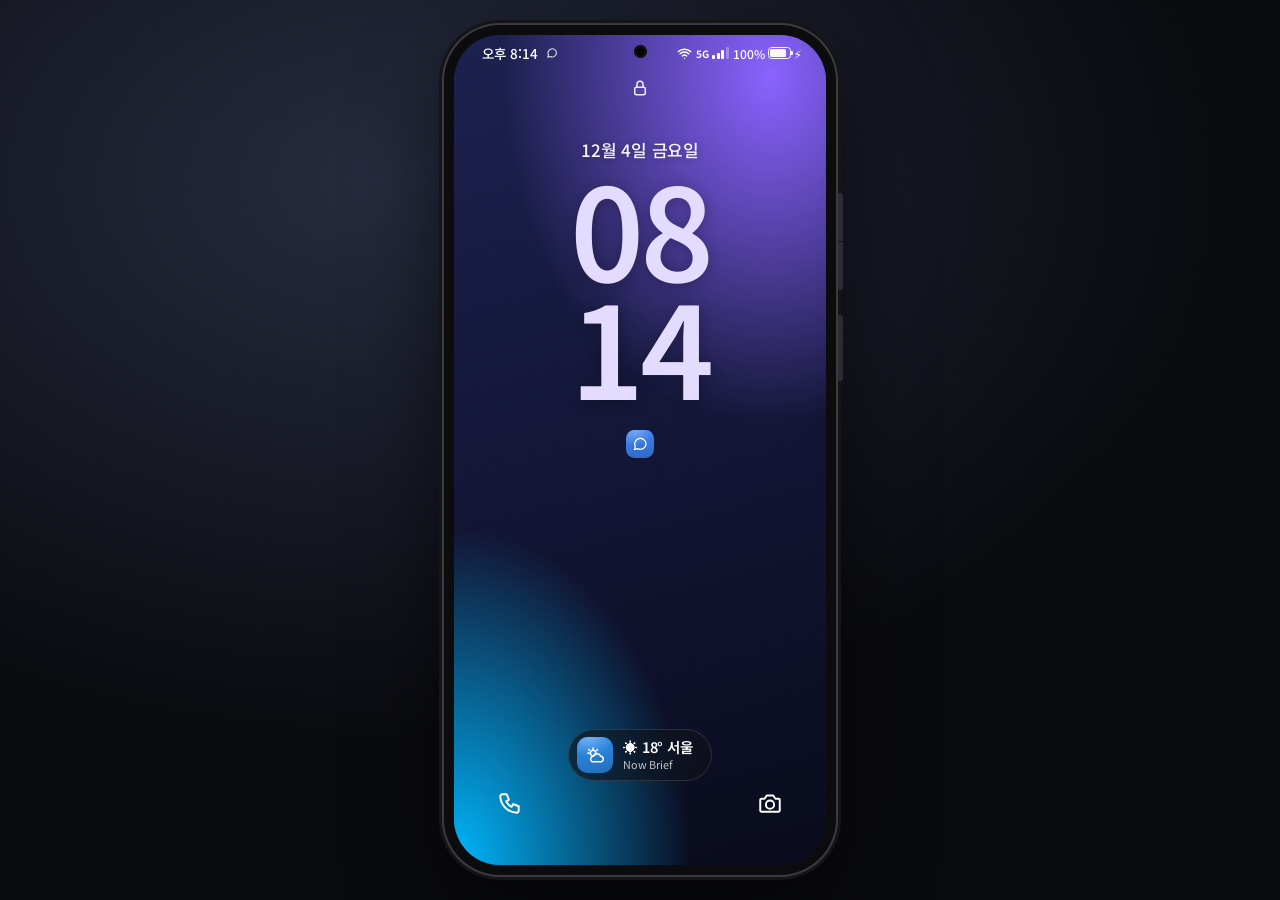
<file: galaxy-os/index.html>
<!doctype html>
<html lang="ko">
<head>
<meta charset="utf-8">
<meta name="viewport" content="width=device-width,initial-scale=1,maximum-scale=1,user-scalable=no,viewport-fit=cover">
<meta name="theme-color" content="#000000">
<title>Galaxy OS 1.0</title>
<link rel="preconnect" href="https://fonts.googleapis.com">
<link rel="preconnect" href="https://fonts.gstatic.com" crossorigin>
<link href="https://fonts.googleapis.com/css2?family=Noto+Sans+KR:wght@300;400;500;600;700&display=swap" rel="stylesheet">
<style>
*{box-sizing:border-box;margin:0;padding:0;-webkit-tap-highlight-color:transparent}
html,body{height:100%}
body{background:radial-gradient(1200px 800px at 30% 20%,#262b3f,#0a0b0f 70%);font-family:"SamsungOne","Samsung Sans","Noto Sans KR",system-ui,-apple-system,"Apple SD Gothic Neo","Malgun Gothic",sans-serif;display:flex;align-items:center;justify-content:center;overflow:hidden;user-select:none;-webkit-user-select:none;letter-spacing:-.2px}
button{font:inherit;color:inherit;background:none;border:0;cursor:pointer;letter-spacing:inherit}
input,textarea,select{font:inherit;color:inherit;user-select:text;-webkit-user-select:text;letter-spacing:inherit}
svg{display:block}

/* ---------- device frame ---------- */
.device{position:relative;width:392px;height:850px;border-radius:56px;background:#0c0c0e;padding:10px;box-shadow:0 0 0 2px #3a3a40,0 0 0 5px #151518,0 40px 90px rgba(0,0,0,.6);transform-origin:center;flex:none}
.device .hw{position:absolute;right:-7px;width:5px;background:#2c2c32;border-radius:0 3px 3px 0;cursor:pointer}
.device .hw:active{background:#55555c}
.device .hw.volup{top:168px;height:48px;border-radius:0 3px 0 0}
.device .hw.voldn{top:217px;height:48px;border-radius:0 0 3px 0}
.device .hw.power{top:290px;height:66px}
.phone{--bg:#f6f6f6;--surface:#fff;--surface2:#ececee;--text:#0f0f0f;--sub:#7b7b80;--line:rgba(0,0,0,.075);--accent:#387cff;--accent2:#e9f0ff;--danger:#f23f3f;--ok:#2fb35a;--kb-bg:#eeeef0;--key:#fff;--key-fn:#dcdce0;--key-text:#151515;--shade:rgba(242,242,244,.86);--qbtn:#fff;--glass:rgba(255,255,255,.72);
  position:relative;width:100%;height:100%;border-radius:46px;overflow:hidden;background:#000;color:var(--text);isolation:isolate;font-size:calc(16px * var(--fs,1))}
.phone[data-theme=dark]{--bg:#000;--surface:#171717;--surface2:#272727;--text:#f6f6f6;--sub:#8e8e93;--line:rgba(255,255,255,.09);--accent:#4f8dff;--accent2:#14243f;--kb-bg:#121212;--key:#2d2d2f;--key-fn:#1f1f21;--key-text:#f2f2f2;--shade:rgba(16,16,16,.86);--qbtn:#2a2a2c;--glass:rgba(40,40,42,.72)}
@media (max-width:520px),(max-height:640px){
  body{display:block}
  .device{width:100vw;height:100vh;height:100dvh;border-radius:0;padding:0;box-shadow:none;transform:none!important}
  .device .hw,.punch{display:none}
  .phone{border-radius:0}
}
#wall{position:absolute;inset:0;background-size:cover;background-position:center;transition:background .4s}
#dim{position:absolute;inset:0;background:#000;pointer-events:none;z-index:95;opacity:0}

/* ---------- stage ---------- */
.stage{position:absolute;inset:0;display:flex;flex-direction:column;padding-top:34px}
.content{position:relative;flex:1;min-height:0}
.layer{position:absolute;inset:0}
.statusbar{position:absolute;top:0;left:0;right:0;height:34px;z-index:50;display:flex;align-items:center;justify-content:space-between;padding:2px 24px 0 28px;font-size:13.5px;font-weight:500;color:#fff;cursor:pointer;touch-action:none;transition:color .2s,background .2s;letter-spacing:0}
.phone.in-app .statusbar{background:var(--bg);color:var(--text)}
.phone.shade-open .statusbar{background:none;color:var(--text);opacity:0}
.statusbar .l,.statusbar .r{display:flex;align-items:center;gap:4px}
.statusbar svg{width:15px;height:15px;stroke:currentColor;fill:none;stroke-width:2.2;stroke-linecap:round;stroke-linejoin:round}
.statusbar .nicons{display:flex;gap:3px;margin-left:4px}.statusbar .nicons svg{width:12px;height:12px;opacity:.85}
.sig{display:flex;align-items:flex-end;gap:1.5px;height:12px}.sig i{width:3px;background:currentColor;border-radius:1px;display:block}.sig i.o{opacity:.3}
.net{font-size:10px;font-weight:700;margin-right:-1px}
.batt{display:flex;align-items:center;gap:3px;font-size:12px}
.batt i{position:relative;width:23px;height:12px;border:1.4px solid currentColor;border-radius:3.5px;display:block;opacity:.95}
.batt i::after{content:"";position:absolute;right:-3.8px;top:3px;width:2px;height:4px;background:currentColor;border-radius:0 1px 1px 0}
.batt b{position:absolute;left:1.2px;top:1.2px;bottom:1.2px;background:currentColor;border-radius:1.5px}
.punch{position:absolute;top:10px;left:50%;width:13px;height:13px;margin-left:-6.5px;border-radius:50%;background:#050506;z-index:200;box-shadow:inset 0 0 0 2px #121216;pointer-events:none}
.navbar{height:46px;flex:none;display:flex;align-items:center;justify-content:space-around;padding:0 34px;color:#fff;position:relative;z-index:30;transition:background .2s,color .2s}
.phone.in-app .navbar{background:var(--bg);color:var(--text)}
.phone.kb-open .navbar{background:var(--kb-bg);color:var(--text)}
.navbar button{width:64px;height:40px;display:grid;place-items:center;border-radius:20px}
.navbar button:active{background:rgba(128,128,128,.22)}
.navbar svg{width:20px;height:20px;stroke:currentColor;fill:none;stroke-width:2;stroke-linecap:round;stroke-linejoin:round}

/* ---------- app icons (One UI squircle) ---------- */
.ic{display:flex;flex-direction:column;align-items:center;justify-content:center;gap:7px;font-size:12px;color:#fff;text-shadow:0 1px 3px rgba(0,0,0,.4);cursor:pointer;min-width:0;letter-spacing:-.3px}
.ic span{max-width:78px;overflow:hidden;text-overflow:ellipsis;white-space:nowrap}
.sq{--c:#888;width:56px;height:56px;border-radius:30%;display:grid;place-items:center;flex:none;transition:transform .14s;position:relative;overflow:hidden;
  background:radial-gradient(120% 90% at 30% 0%,rgba(255,255,255,.32),rgba(255,255,255,0) 60%),linear-gradient(170deg,var(--c),color-mix(in srgb,var(--c) 78%,#000));box-shadow:0 2px 6px rgba(0,0,0,.14)}
.ic:active .sq{transform:scale(.88)}
.sq svg{width:28px;height:28px;stroke:#fff;fill:none;stroke-width:1.9;stroke-linecap:round;stroke-linejoin:round}
.sq.sm{width:38px;height:38px}.sq.sm svg{width:20px;height:20px}
.sq.xs{width:24px;height:24px;box-shadow:none}.sq.xs svg{width:14px;height:14px;stroke-width:2.2}
.calic{display:flex;flex-direction:column;align-items:center;line-height:1;color:#fff}
.calic small{font-size:9px;font-weight:600;opacity:.9;letter-spacing:.5px}
.calic b{font-size:24px;font-weight:600;margin-top:2px;letter-spacing:-1px}
.sq.sm .calic small{font-size:6px}.sq.sm .calic b{font-size:15px}.sq.xs .calic small{display:none}.sq.xs .calic b{font-size:11px;margin:0}

/* ---------- home ---------- */
#home{display:flex;flex-direction:column;touch-action:none}
.pager{flex:1;position:relative;overflow:hidden;min-height:0}
.strip{position:absolute;inset:0;display:flex;transition:transform .34s cubic-bezier(.2,.85,.25,1)}
.hpage{flex:none;width:100%;height:100%;padding:8px 12px 0;display:grid;grid-template-columns:repeat(4,1fr);grid-template-rows:repeat(6,1fr);gap:0 2px}
.hpage .ic{grid-row:span 1}
.widget{grid-column:1/-1;grid-row:span 2;display:flex;align-items:center;justify-content:space-between;padding:6px 14px;color:#fff;text-shadow:0 1px 10px rgba(0,0,0,.28);cursor:pointer}
.widget .t{font-size:62px;font-weight:300;letter-spacing:-2px;line-height:1}
.widget .d{font-size:14px;margin-top:6px;opacity:.95}
.widget .wx{text-align:right;display:flex;flex-direction:column;align-items:flex-end;gap:2px}
.widget .wx .ti{font-size:34px;font-weight:300;display:flex;align-items:center;gap:6px}
.widget .wx .ti span{font-size:30px}
.widget .wx small{font-size:12.5px;opacity:.9}
.wsearch{grid-column:1/-1;align-self:center;display:flex;align-items:center;gap:10px;height:48px;border-radius:24px;background:rgba(255,255,255,.88);color:#555;padding:0 18px;font-size:15px;cursor:pointer;box-shadow:0 2px 10px rgba(0,0,0,.1)}
.wsearch svg{width:20px;height:20px;stroke:#555;fill:none;stroke-width:2.2;stroke-linecap:round}
.dots{display:flex;justify-content:center;align-items:center;gap:8px;height:22px;flex:none}
.dots i{width:6px;height:6px;border-radius:50%;background:#fff;opacity:.45;transition:opacity .2s,transform .2s;display:block}
.dots i.on{opacity:1;transform:scale(1.15)}
.dots.dark i{background:var(--text)}
.dock{display:grid;grid-template-columns:repeat(4,1fr);padding:8px 12px 6px;flex:none}
.dock .ic span{display:none}

/* ---------- apps screen ---------- */
#drawer{background:rgba(8,8,12,.38);backdrop-filter:blur(30px) saturate(1.25);-webkit-backdrop-filter:blur(30px) saturate(1.25);transform:translateY(40px);opacity:0;transition:transform .3s cubic-bezier(.2,.8,.2,1),opacity .22s;display:flex;flex-direction:column;z-index:5;visibility:hidden;touch-action:none}
#drawer.open{transform:none;opacity:1;visibility:visible}
.dr-head{padding:12px 16px 4px;flex:none}
.dr-search{display:flex;align-items:center;gap:8px;background:rgba(255,255,255,.2);border-radius:26px;padding:0 6px 0 18px;color:#fff;height:46px}
.dr-search>svg{width:19px;height:19px;stroke:currentColor;fill:none;stroke-width:2.1;flex:none;stroke-linecap:round}
.dr-search input{flex:1;border:0;outline:0;background:none;color:#fff;font-size:16px;padding:0;min-width:0}
.dr-search input::placeholder{color:rgba(255,255,255,.78)}
.dr-search .ibtn{color:#fff;width:38px;height:38px}
.dr-page{flex:none;width:100%;height:100%;display:grid;grid-template-columns:repeat(4,1fr);grid-template-rows:repeat(6,1fr);padding:4px 10px}
.dr-results{flex:1;overflow-y:auto;padding:10px 14px;touch-action:pan-y}
.dr-results .grid{display:grid;grid-template-columns:repeat(4,1fr);gap:20px 2px}
.dr-results .sect{color:rgba(255,255,255,.8);font-size:13px;font-weight:600;margin:6px 6px 14px}
.dr-results .rrow{display:flex;align-items:center;gap:12px;padding:10px 8px;color:#fff;border-radius:14px;cursor:pointer;font-size:15px}
.dr-results .rrow small{display:block;opacity:.7;font-size:12px}
.dr-empty{text-align:center;color:rgba(255,255,255,.75);padding:40px 0;font-size:14px}

/* ---------- edge panel ---------- */
.edge-h{position:absolute;right:0;top:26%;width:7px;height:96px;border-radius:5px 0 0 5px;background:rgba(255,255,255,.55);z-index:24;cursor:pointer;box-shadow:0 0 6px rgba(0,0,0,.15);touch-action:none}
.edge-h::before{content:"";position:absolute;inset:-6px -2px -6px -18px}
.phone.in-app .edge-h{background:rgba(128,128,128,.45)}
.phone.kb-open .edge-h,.phone.locked .edge-h{display:none}
#edge{position:absolute;inset:0;z-index:26;display:none}
#edge.open{display:block}
#edge .ep{position:absolute;right:10px;top:15%;width:86px;border-radius:28px;background:var(--glass);backdrop-filter:blur(26px);-webkit-backdrop-filter:blur(26px);padding:16px 0 10px;display:flex;flex-direction:column;align-items:center;gap:14px;box-shadow:0 10px 40px rgba(0,0,0,.25);animation:edgeIn .26s cubic-bezier(.2,.8,.2,1)}
#edge .ic{color:var(--text);text-shadow:none;font-size:11px}
#edge .ic .sq{width:48px;height:48px}#edge .ic .sq svg{width:24px;height:24px}
#edge .ep .tl{font-size:11px;color:var(--sub);margin-top:4px}
@keyframes edgeIn{from{transform:translateX(110%)}}

/* ---------- One UI app chrome ---------- */
#apps{z-index:10;pointer-events:none}
.app{position:absolute;inset:0;background:var(--bg);color:var(--text);display:none;pointer-events:auto;overflow:hidden}
.app.active{display:block}
.app.opening{animation:appIn .32s cubic-bezier(.2,.85,.25,1)}
.app.closing{animation:appOut .24s cubic-bezier(.4,0,.8,.6) forwards}
@keyframes appIn{from{transform:scale(.18);opacity:0;border-radius:60px}40%{opacity:1}to{transform:none;border-radius:0}}
@keyframes appOut{to{transform:scale(.18);opacity:0;border-radius:60px}}
.view{position:absolute;inset:0;background:var(--bg);display:flex;flex-direction:column;isolation:isolate}
.view.pushin{animation:pushIn .3s cubic-bezier(.2,.85,.25,1)}
.view.popout{animation:popOut .22s ease-in forwards}
@keyframes pushIn{from{transform:translateX(30%);opacity:0}to{transform:none;opacity:1}}
@keyframes popOut{to{transform:translateX(30%);opacity:0}}
.ou-sc{flex:1;overflow-y:auto;overscroll-behavior:contain;position:relative;min-height:0;scrollbar-width:none}
.ou-sc::-webkit-scrollbar{display:none}
.ou-hero{display:flex;flex-direction:column;align-items:center;justify-content:center;padding:20px 24px 0;text-align:center;overflow:hidden}
.ou-hero h1{font-size:31px;font-weight:400;letter-spacing:-.6px;line-height:1.2}
.ou-hero .sub{font-size:14px;color:var(--sub);margin-top:8px;min-height:0}
.ou-hero .sub:empty{display:none}
.ou-bar{position:sticky;top:0;z-index:3;height:56px;display:flex;align-items:center;padding:0 4px 0 6px;background:var(--bg);gap:0}
.ou-bar .t{flex:1;font-size:20px;font-weight:600;padding:0 10px;white-space:nowrap;overflow:hidden;text-overflow:ellipsis;opacity:0;transition:opacity .15s}
.ou-body{padding:0 12px 24px}
.bar{height:56px;display:flex;align-items:center;padding:0 4px;gap:0;flex:none}
.bar .title{flex:1;font-size:19px;font-weight:600;padding:0 8px;white-space:nowrap;overflow:hidden;text-overflow:ellipsis}
.pg-body{flex:1;overflow-y:auto;padding:0 12px 24px;overscroll-behavior:contain;position:relative}
.ibtn{width:44px;height:44px;border-radius:50%;display:grid;place-items:center;flex:none;color:var(--text)}
.ibtn:active{background:var(--surface2)}
.ibtn svg{width:22px;height:22px;stroke:currentColor;fill:none;stroke-width:1.9;stroke-linecap:round;stroke-linejoin:round}
.card{background:var(--surface);border-radius:26px;overflow:hidden;margin-bottom:14px}
.card-t{font-size:13.5px;color:var(--accent);padding:16px 22px 4px;font-weight:600}
.grp-t{font-size:13.5px;color:var(--sub);padding:14px 22px 8px;font-weight:600}
.row{display:flex;align-items:center;gap:16px;padding:15px 22px;min-height:60px;cursor:pointer;position:relative}
.row+.row::before{content:"";position:absolute;top:0;left:22px;right:22px;height:1px;background:var(--line)}
.row.ind+.row::before,.row+.row.ind::before{left:72px}
.row:active{background:var(--surface2)}
.row .tx{flex:1;min-width:0}
.row .tx b{display:block;font-weight:400;font-size:17px;white-space:nowrap;overflow:hidden;text-overflow:ellipsis}
.row .tx small{display:block;color:var(--sub);font-size:13.5px;margin-top:3px;white-space:nowrap;overflow:hidden;text-overflow:ellipsis}
.row .tx small.on{color:var(--accent)}
.row .meta{font-size:12.5px;color:var(--sub);flex:none}
.row .vdiv{width:1px;height:28px;background:var(--line);flex:none}
.sic{width:36px;height:36px;border-radius:50%;display:grid;place-items:center;flex:none}
.sic svg{width:20px;height:20px;stroke:#fff;fill:none;stroke-width:2;stroke-linecap:round;stroke-linejoin:round}
.switch{width:44px;height:24px;border-radius:12px;background:transparent;border:2px solid #9a9aa0;position:relative;flex:none;transition:background .2s,border-color .2s;cursor:pointer}
.switch::after{content:"";position:absolute;left:3px;top:3px;width:14px;height:14px;border-radius:50%;background:#9a9aa0;transition:transform .2s,background .2s,width .2s,height .2s,top .2s,left .2s}
.switch.on{background:var(--accent);border-color:var(--accent)}
.switch.on::after{transform:translateX(18px);left:2px;top:2px;width:16px;height:16px;background:#fff}
.fab{position:absolute;right:22px;bottom:22px;width:58px;height:58px;border-radius:50%;background:var(--accent);color:#fff;display:grid;place-items:center;box-shadow:0 6px 16px rgba(0,0,0,.22);z-index:4}
.fab svg{width:26px;height:26px;stroke:#fff;fill:none;stroke-width:2.2;stroke-linecap:round}
.field{width:100%;border:0;outline:0;background:var(--surface);border-radius:18px;padding:13px 18px;font-size:16px;color:var(--text)}
.field.ul{background:none;border-radius:0;border-bottom:1.5px solid var(--line);padding:12px 4px}
.field.ul:focus{border-bottom-color:var(--accent);box-shadow:none}
.field:focus{box-shadow:0 0 0 1.5px var(--accent) inset}
.searchf{display:flex;align-items:center;gap:8px;background:var(--surface2);border-radius:24px;padding:0 16px;height:46px;margin:0 4px 14px}
.searchf svg{width:18px;height:18px;stroke:var(--sub);fill:none;stroke-width:2.2;flex:none;stroke-linecap:round}
.searchf input{flex:1;border:0;outline:0;background:none;font-size:16px;min-width:0;color:var(--text)}
textarea.field{resize:none;line-height:1.5}
.pill{background:var(--accent);color:#fff;border-radius:24px;padding:11px 22px;font-weight:600;font-size:15px}
.pill.ghost{background:var(--surface2);color:var(--text)}
.pill.red{background:var(--danger)}
.tbtn{color:var(--accent);font-weight:600;font-size:15px;padding:10px 14px;border-radius:20px}
.tbtn:active{background:var(--surface2)}
.tabbar{display:flex;flex:none;background:var(--bg);padding:2px 10px 4px}
.tabbar button{flex:1;padding:13px 0 12px;font-size:14.5px;color:var(--sub);font-weight:500;position:relative}
.tabbar button.on{color:var(--text);font-weight:700}
.tabbar button.on::after{content:"";position:absolute;left:30%;right:30%;bottom:5px;height:2.5px;border-radius:2px;background:var(--text)}
.empty{color:var(--sub);text-align:center;padding:50px 10px;font-size:15px;line-height:1.6;white-space:pre-line}
.av{width:44px;height:44px;border-radius:50%;display:grid;place-items:center;color:#fff;font-weight:500;font-size:18px;flex:none}
.av.lg{width:100px;height:100px;font-size:42px}
.seg{display:flex;background:var(--surface2);border-radius:22px;padding:3px;gap:2px}
.seg button{flex:1;border-radius:19px;padding:8px 0;font-size:14px;color:var(--sub)}
.seg button.on{background:var(--surface);color:var(--text);font-weight:600;box-shadow:0 1px 3px rgba(0,0,0,.08)}
input[type=range]{width:100%;accent-color:var(--accent)}
.oslider{position:relative;height:30px;display:flex;align-items:center;touch-action:none;cursor:pointer;flex:1}
.oslider .tr{position:absolute;left:0;right:0;height:6px;border-radius:3px;background:var(--surface2)}
.oslider .fi{position:absolute;left:0;height:6px;border-radius:3px;background:var(--accent)}
.oslider .th{position:absolute;width:22px;height:22px;margin-left:-11px;border-radius:50%;background:#fff;border:2px solid var(--accent);box-shadow:0 1px 4px rgba(0,0,0,.2)}

/* ---------- Samsung keyboard ---------- */
#kb{display:none;background:var(--kb-bg);color:var(--key-text);padding:0 3px 2px;touch-action:none;flex:none;position:relative;z-index:30}
#kb.show{display:block}
.kb-tool{height:44px;display:flex;align-items:center;gap:0;padding:0 2px}
.kb-tool button{width:46px;height:36px;border-radius:12px;display:grid;place-items:center;color:var(--key-text)}
.kb-tool button.on{background:var(--key-fn);color:var(--accent)}
.kb-tool button.rec{color:#fff;background:var(--danger);animation:pulse 1s infinite}
@keyframes pulse{50%{opacity:.6}}
.kb-tool svg{width:22px;height:22px;stroke:currentColor;fill:none;stroke-width:1.8;stroke-linecap:round;stroke-linejoin:round}
.kb-tool .lbl{flex:1;text-align:center;font-size:12px;color:var(--sub);white-space:nowrap;overflow:hidden;text-overflow:ellipsis;padding:0 6px}
.kb-rows{display:flex;flex-direction:column;gap:9px;padding:2px 0 7px}
.kb-row{display:flex;gap:5px}
.kb-sp{flex:.5}
.key{flex:1;height:44px;border-radius:8px;background:var(--key);color:var(--key-text);font-size:22px;display:grid;place-items:center;position:relative;box-shadow:0 1px 0 rgba(0,0,0,.12);cursor:pointer;min-width:0;font-weight:400}
.key .alt{position:absolute;top:2px;right:5px;font-size:10.5px;color:var(--sub);line-height:1}
.key.fn{background:var(--key-fn);font-size:14px;font-weight:500}
.key.wide{flex:1.45}.key.space{flex:4;font-size:13px;color:var(--sub)}
.key svg{width:22px;height:22px;stroke:currentColor;fill:none;stroke-width:1.8;stroke-linecap:round;stroke-linejoin:round}
.key.down{filter:brightness(.86)}
.phone[data-theme=dark] .key.down{filter:brightness(1.4)}
.key.ch.down::after{content:attr(data-c);position:absolute;bottom:calc(100% + 6px);left:50%;transform:translateX(-50%);min-width:46px;height:56px;padding:0 6px;border-radius:12px;background:var(--key);color:var(--key-text);display:grid;place-items:center;font-size:30px;box-shadow:0 4px 18px rgba(0,0,0,.28);pointer-events:none;z-index:5}
.key.ch.long::after{content:attr(data-a);background:var(--accent);color:#fff}
.key.shift.on{color:var(--accent)}
.key.shift.lock svg{fill:var(--accent);stroke:var(--accent)}
.key small.sub{font-size:10px;opacity:.7;position:absolute;bottom:3px;right:6px}
.kb-panel{overflow-y:auto;touch-action:pan-y;overscroll-behavior:contain}
.emoji-grid{display:grid;grid-template-columns:repeat(8,1fr);padding:2px}
.emoji-grid button{font-size:25px;height:44px;border-radius:8px}
.emoji-grid button:active{background:var(--key-fn)}
.clip-head{display:flex;align-items:center;justify-content:space-between;padding:4px 8px 8px;font-size:13px;color:var(--sub)}
.clip-head button{color:var(--accent);font-size:13px;font-weight:600}
.clip-grid{display:grid;grid-template-columns:1fr 1fr;gap:6px;padding:0 2px 6px}
.clip-item{background:var(--key);border-radius:12px;padding:10px 26px 10px 11px;font-size:13px;height:78px;overflow:hidden;text-align:left;position:relative;line-height:1.35;word-break:break-all;color:var(--key-text)}
.clip-item .acts{position:absolute;top:4px;right:3px;display:flex;flex-direction:column;gap:2px}
.clip-item .acts span{width:22px;height:22px;display:grid;place-items:center;border-radius:6px;color:var(--sub)}
.clip-item .acts span.on{color:var(--accent)}
.clip-item svg{width:14px;height:14px;stroke:currentColor;fill:none;stroke-width:2.2;stroke-linecap:round;stroke-linejoin:round}
.kb-bottom{display:flex;gap:5px;padding:4px 0 6px}

/* ---------- quick panel ---------- */
#shade{position:absolute;inset:0 0 46px 0;z-index:60;pointer-events:none;color:var(--text)}
.phone.shade-open .navbar{background:var(--bg);color:var(--text)}
#shade .bgd{position:absolute;inset:0;background:var(--shade);backdrop-filter:blur(30px) saturate(1.3);-webkit-backdrop-filter:blur(30px) saturate(1.3);opacity:0;transition:opacity .25s}
#shade.open{pointer-events:auto}
#shade.open .bgd{opacity:1}
.qp{position:relative;display:flex;flex-direction:column;height:100%;transform:translateY(-30px);opacity:0;transition:transform .3s cubic-bezier(.2,.85,.25,1),opacity .22s}
#shade.open .qp{transform:none;opacity:1}
.qp-top{display:flex;align-items:center;padding:42px 14px 6px 24px;touch-action:none;gap:2px}
.qp-top .t{font-size:22px;font-weight:600;letter-spacing:-.4px}
.qp-top .d{font-size:13.5px;color:var(--sub);margin-left:8px;flex:1;white-space:nowrap;overflow:hidden;text-overflow:ellipsis}
.qp-top .ibtn{width:40px;height:40px}.qp-top .ibtn svg{width:21px;height:21px}
.qp-panel{margin:6px 12px 8px;touch-action:none}
.qmini{display:flex;justify-content:space-between;padding:6px 8px}
.qmini button,.qgrid button{display:flex;flex-direction:column;align-items:center;gap:8px;font-size:12px;color:var(--text);min-width:0}
.qmini button span:last-child{display:none}
.qc{width:52px;height:52px;border-radius:50%;display:grid;place-items:center;background:var(--qbtn);color:var(--text);transition:background .2s,color .2s;flex:none}
.on>.qc{background:var(--accent);color:#fff}
.qc svg{width:23px;height:23px;stroke:currentColor;fill:none;stroke-width:1.9;stroke-linecap:round;stroke-linejoin:round}
.qbig{display:grid;grid-template-columns:1fr 1fr;gap:10px;margin-bottom:14px}
.qbig button{display:flex;align-items:center;gap:10px;height:64px;border-radius:32px;background:var(--qbtn);padding:0 12px;text-align:left;min-width:0}
.qbig button.on{background:var(--accent);color:#fff}
.qbig .qi{width:40px;height:40px;border-radius:50%;display:grid;place-items:center;background:rgba(128,128,128,.15);flex:none}
.qbig button.on .qi{background:rgba(255,255,255,.22)}
.qbig svg{width:21px;height:21px;stroke:currentColor;fill:none;stroke-width:2;stroke-linecap:round;stroke-linejoin:round}
.qbig b{display:block;font-size:14.5px;font-weight:600}.qbig small{display:block;font-size:11.5px;opacity:.75;white-space:nowrap;overflow:hidden;text-overflow:ellipsis}
.qbig .tx{min-width:0}
.qgrid{display:grid;grid-template-columns:repeat(4,1fr);gap:14px 6px;padding:2px 4px 10px}
.qgrid button span:last-child{white-space:nowrap;overflow:hidden;text-overflow:ellipsis;max-width:78px}
.qbright{display:flex;align-items:center;gap:12px;background:var(--qbtn);border-radius:30px;padding:8px 18px;margin:4px 0 10px}
.qbright svg{width:20px;height:20px;stroke:var(--sub);fill:none;stroke-width:2;flex:none}
.qrow2{display:grid;grid-template-columns:1fr 1fr;gap:10px}
.qrow2 button{height:50px;border-radius:25px;background:var(--qbtn);font-size:14px;font-weight:500}
.qhandle{display:flex;justify-content:center;padding:6px 0 10px;cursor:pointer;touch-action:none}
.qhandle i{width:38px;height:4.5px;border-radius:3px;background:var(--sub);opacity:.5;display:block}
.qp-list{flex:1;overflow-y:auto;padding:4px 12px 10px;touch-action:pan-y}
.noti{background:var(--surface);border-radius:24px;padding:14px 18px;margin-bottom:6px;display:flex;gap:12px;cursor:pointer;align-items:flex-start}
.noti .tx{flex:1;min-width:0}.noti .ap{font-size:12px;color:var(--sub);margin-bottom:3px}
.noti b{font-size:15px;display:block;font-weight:600}.noti p{font-size:14px;color:var(--sub);margin-top:2px;word-break:break-all;display:-webkit-box;-webkit-line-clamp:3;-webkit-box-orient:vertical;overflow:hidden}
.noti .tm{font-size:11.5px;color:var(--sub);flex:none;margin-top:2px}
.qp-foot{display:flex;justify-content:space-between;padding:4px 8px 8px}
.qp-foot button{font-size:14px;font-weight:600;padding:9px 12px;border-radius:18px}
#headsup{position:absolute;top:40px;left:10px;right:10px;z-index:70;transform:translateY(-140%);transition:transform .32s cubic-bezier(.2,.85,.25,1)}
#headsup.show{transform:none}
#headsup .noti{box-shadow:0 10px 30px rgba(0,0,0,.22);margin:0}
#toast{position:absolute;left:50%;bottom:70px;transform:translate(-50%,16px);background:rgba(240,240,242,.97);color:#111;font-size:14px;padding:12px 22px;border-radius:24px;z-index:90;opacity:0;transition:.25s;pointer-events:none;white-space:nowrap;max-width:88%;overflow:hidden;text-overflow:ellipsis;box-shadow:0 4px 20px rgba(0,0,0,.18)}
.phone[data-theme=dark] #toast{background:rgba(52,52,54,.97);color:#fff}
#toast.show{opacity:1;transform:translate(-50%,0)}
#ctx{position:absolute;z-index:85;display:none;background:var(--surface);color:var(--text);border-radius:26px;box-shadow:0 6px 28px rgba(0,0,0,.26);padding:4px;white-space:nowrap}
#ctx.show{display:flex}
#ctx button{padding:10px 13px;font-size:14px;border-radius:20px}
#ctx button:active{background:var(--surface2)}
#ctx.vert{flex-direction:column;border-radius:22px;padding:6px;min-width:170px}
#ctx.vert button{text-align:left;padding:12px 16px;font-size:15px}
#dialog{position:absolute;inset:0;z-index:88;background:rgba(0,0,0,.42);display:none;align-items:flex-end;padding:0 12px 60px}
#dialog.show{display:flex}
.phone.no-edge .edge-h{display:none}
.dlg{background:var(--surface);color:var(--text);border-radius:30px;padding:26px 26px 10px;width:100%;animation:pushUp .24s cubic-bezier(.2,.85,.25,1)}
@keyframes pushUp{from{transform:translateY(30px);opacity:0}}
.dlg h3{font-size:19px;font-weight:700}
.dlg p{font-size:15px;color:var(--sub);margin-top:12px;line-height:1.5;white-space:pre-line}
.dlg .btns{display:flex;margin-top:20px;align-items:center}
.dlg .btns button{flex:1;padding:13px;font-size:16px;font-weight:600;border-radius:16px;color:var(--text)}
.dlg .btns i{width:1px;height:20px;background:var(--line);display:block}
.dlg .btns button:active{background:var(--surface2)}
.dlg .btns .ok{color:var(--accent)}.dlg .btns .warn{color:var(--danger)}

/* recents */
#recents{z-index:20;background:rgba(0,0,0,.4);backdrop-filter:blur(22px);-webkit-backdrop-filter:blur(22px);display:none;flex-direction:column}
#recents.open{display:flex;animation:fadeIn .2s}
@keyframes fadeIn{from{opacity:0}}
.rc-list{flex:1;display:flex;gap:18px;overflow-x:auto;padding:30px 16%;align-items:center;scroll-snap-type:x mandatory;touch-action:pan-x;scrollbar-width:none}
.rc-list::-webkit-scrollbar{display:none}
.rc-card{flex:none;width:68%;height:84%;display:flex;flex-direction:column;align-items:center;gap:10px;scroll-snap-align:center;transition:transform .2s,opacity .2s}
.rc-card .hd{display:flex;align-items:center;justify-content:center;gap:8px;color:#fff;font-size:14px;font-weight:600;height:30px}
.rc-prev{flex:1;width:100%;border-radius:26px;overflow:hidden;position:relative;background:var(--bg);cursor:pointer;box-shadow:0 10px 30px rgba(0,0,0,.3)}
.rc-prev>.app{display:block!important;pointer-events:none;transform-origin:0 0;inset:auto;left:0;top:0}
.rc-foot{text-align:center;padding:6px 0 20px}
.rc-foot button{color:#fff;font-size:15px;font-weight:600;padding:10px 26px;border-radius:22px}
.rc-empty{color:rgba(255,255,255,.85);margin:auto;font-size:15px}

/* lock, power, volume, boot */
#lock{position:absolute;inset:0;z-index:40;display:flex;flex-direction:column;align-items:center;color:#fff;touch-action:none;transition:transform .3s,opacity .3s,filter .3s;cursor:grab;background-size:cover}
#lock.hide{opacity:0;transform:scale(1.08);pointer-events:none}
#lock.gone{display:none}
.lk-lock{margin-top:44px;opacity:.9}
.lk-lock svg{width:18px;height:18px;stroke:#fff;fill:none;stroke-width:2;stroke-linecap:round;stroke-linejoin:round}
.lk-date{font-size:17px;margin-top:40px;opacity:.95;text-shadow:0 1px 8px rgba(0,0,0,.3);font-weight:500}
.lk-clock{font-size:92px;font-weight:300;letter-spacing:-3px;line-height:1.05;text-shadow:0 2px 14px rgba(0,0,0,.25)}
.lk-wx{font-size:14px;opacity:.9;margin-top:4px}
.lk-icons{display:flex;gap:8px;margin-top:22px;min-height:30px;cursor:pointer}
.lk-icons .sq{box-shadow:none;width:28px;height:28px}
.lk-icons .sq svg{width:16px;height:16px}
.lk-notis{width:100%;padding:16px 14px 0;display:flex;flex-direction:column;gap:6px}
.lk-notis .noti{background:rgba(255,255,255,.88);color:#111}
.lk-notis .noti p,.lk-notis .noti .tm,.lk-notis .noti .ap{color:#555}
.lk-bottom{margin-top:auto;width:100%;display:flex;align-items:flex-end;justify-content:space-between;padding:0 28px 34px}
.lk-sc{width:56px;height:56px;border-radius:50%;display:grid;place-items:center;color:#fff;touch-action:none;transition:transform .15s,background .15s}
.lk-sc.drag{background:rgba(255,255,255,.25);transform:scale(1.25)}
.lk-sc svg{width:26px;height:26px;stroke:currentColor;fill:none;stroke-width:1.8;stroke-linecap:round;stroke-linejoin:round}
.lk-hint{font-size:14px;color:#fff;opacity:0;transition:opacity .3s;padding-bottom:18px;text-shadow:0 1px 6px rgba(0,0,0,.3)}
.lk-hint.show{opacity:.95}
.lk-ripple{position:absolute;border-radius:50%;border:1.5px solid rgba(255,255,255,.7);pointer-events:none;transform:translate(-50%,-50%)}
#off{position:absolute;inset:0;background:#000;z-index:99;display:none;cursor:pointer}
#off.show{display:block}
#pmenu{position:absolute;inset:0;z-index:97;background:rgba(0,0,0,.55);backdrop-filter:blur(26px);-webkit-backdrop-filter:blur(26px);display:none;flex-direction:column;align-items:center;justify-content:center;gap:26px;color:#fff}
#pmenu.show{display:flex;animation:fadeIn .2s}
#pmenu button{display:flex;flex-direction:column;align-items:center;gap:10px;font-size:14px}
#pmenu .pc{width:72px;height:72px;border-radius:50%;display:grid;place-items:center}
#pmenu svg{width:30px;height:30px;stroke:#fff;fill:none;stroke-width:1.9;stroke-linecap:round;stroke-linejoin:round}
#volp{position:absolute;right:10px;top:130px;z-index:80;display:flex;flex-direction:column;align-items:center;gap:8px;width:60px;padding:14px 0 10px;border-radius:30px;background:var(--glass);backdrop-filter:blur(24px);-webkit-backdrop-filter:blur(24px);box-shadow:0 8px 30px rgba(0,0,0,.22);transform:translateX(90px);transition:transform .25s cubic-bezier(.2,.85,.25,1);color:var(--text)}
#volp.show{transform:none}
#volp .vt{position:relative;width:40px;height:200px;border-radius:20px;background:rgba(128,128,128,.22);overflow:hidden;touch-action:none;cursor:pointer}
#volp .vf{position:absolute;left:0;right:0;bottom:0;background:var(--accent);transition:height .1s}
#volp .vn{font-size:12px;font-weight:600}
#volp .ibtn{width:40px;height:40px}
#boot{position:absolute;inset:0;background:#000;z-index:100;display:flex;flex-direction:column;align-items:center;justify-content:center;color:#fff;transition:opacity .6s}
#boot.done{opacity:0;pointer-events:none}
#boot .logo{font-size:38px;font-weight:300;letter-spacing:14px;padding-left:14px;animation:bootIn 1.8s ease both}
#boot .ver{font-size:12px;letter-spacing:6px;opacity:.55;margin-top:14px;animation:bootIn 1.8s .3s ease both}
#boot .pw{position:absolute;bottom:60px;font-size:11px;letter-spacing:3px;opacity:.4}
@keyframes bootIn{from{opacity:0;letter-spacing:30px}}
@keyframes spin{to{transform:rotate(360deg)}}

/* ==========================================================================
   One UI 9.5 layer: frosted glass, floating bars, editable quick panel
   ========================================================================== */
.phone{--gl:rgba(255,255,255,.58);--gl-b:rgba(255,255,255,.7);--gl-hi:rgba(255,255,255,.55);--gl-s:0 10px 34px rgba(0,0,0,.14);--ease:cubic-bezier(.22,1,.36,1)}
.phone[data-theme=dark]{--gl:rgba(44,44,48,.55);--gl-b:rgba(255,255,255,.12);--gl-hi:rgba(255,255,255,.08);--gl-s:0 10px 34px rgba(0,0,0,.45)}
.glass{background:var(--gl);backdrop-filter:blur(26px) saturate(1.7);-webkit-backdrop-filter:blur(26px) saturate(1.7);border:1px solid var(--gl-b);box-shadow:var(--gl-s),inset 0 1px 0 var(--gl-hi)}
#toast{background:var(--gl);color:var(--text);backdrop-filter:blur(26px) saturate(1.7);-webkit-backdrop-filter:blur(26px) saturate(1.7);border:1px solid var(--gl-b)}
.phone[data-theme=dark] #toast{background:var(--gl);color:var(--text)}
#ctx{background:var(--gl);backdrop-filter:blur(30px) saturate(1.8);-webkit-backdrop-filter:blur(30px) saturate(1.8);border:1px solid var(--gl-b)}
.dlg{background:color-mix(in srgb,var(--surface) 82%,transparent);backdrop-filter:blur(30px) saturate(1.6);-webkit-backdrop-filter:blur(30px) saturate(1.6);border:1px solid var(--gl-b)}
#headsup .noti,.lk-notis .noti{background:var(--gl);color:var(--text);backdrop-filter:blur(26px) saturate(1.7);-webkit-backdrop-filter:blur(26px) saturate(1.7);border:1px solid var(--gl-b)}
.lk-notis .noti p,.lk-notis .noti .tm,.lk-notis .noti .ap{color:var(--sub)}
.ou-bar{background:color-mix(in srgb,var(--bg) 78%,transparent);backdrop-filter:blur(20px);-webkit-backdrop-filter:blur(20px)}
/* smoother, springier motion */
.app.opening{animation:appIn .42s var(--ease)}
.view.pushin{animation:pushIn .38s var(--ease)}
#drawer{transition:transform .38s var(--ease),opacity .26s}
/* depth: the home screen recedes behind apps, the apps screen and the lock screen */
#home{transition:transform .42s var(--ease),opacity .3s,filter .3s}
.phone.drawer-open #home{transform:scale(.93);opacity:.35;filter:blur(6px)}
.phone.in-app #home{transform:scale(.92);opacity:.5}
.phone.locked #home{transform:scale(1.12);opacity:0}
#wall{transition:background .4s,transform .6s var(--ease),filter .4s}
.phone.drawer-open #wall,.phone.shade-open #wall{transform:scale(1.04)}

/* floating pill tab bar (One UI 8.5+) */
.ftab{position:absolute;left:50%;bottom:12px;transform:translateX(-50%);display:flex;gap:2px;padding:5px;border-radius:34px;z-index:6}
.ftab button{min-width:62px;height:48px;border-radius:24px;display:grid;place-items:center;color:var(--sub);transition:background .2s,color .2s;padding:0 14px}
.ftab button.on{background:color-mix(in srgb,var(--text) 10%,transparent);color:var(--text)}
.ftab svg{width:23px;height:23px;stroke:currentColor;fill:none;stroke-width:1.9;stroke-linecap:round;stroke-linejoin:round}
.has-ftab{padding-bottom:78px!important}
.has-ftab>.view{padding-bottom:76px}
/* bottom search pill (One UI 8.5 Settings) */
.bsearch{position:absolute;left:16px;right:16px;bottom:14px;height:52px;border-radius:26px;display:flex;align-items:center;gap:10px;padding:0 20px;z-index:6;color:var(--sub);font-size:16px;cursor:pointer}
.bsearch svg{width:20px;height:20px;stroke:currentColor;fill:none;stroke-width:2.1;stroke-linecap:round}

/* minimal sliders (One UI 9) */
.oslider .tr{height:4px;border-radius:2px}
.oslider .fi{height:4px;border-radius:2px}
.oslider .th{width:16px;height:16px;margin-left:-8px;border:0;background:var(--accent);box-shadow:0 0 0 4px color-mix(in srgb,var(--accent) 22%,transparent)}

/* quick panel tiles */
#shade .bgd{background:color-mix(in srgb,var(--shade) 70%,transparent);backdrop-filter:blur(40px) saturate(1.5);-webkit-backdrop-filter:blur(40px) saturate(1.5)}
.qtiles{display:grid;grid-template-columns:repeat(4,1fr);grid-auto-rows:78px;grid-auto-flow:row dense;gap:10px;padding:2px 2px 6px}
.qt{position:relative;border-radius:26px;display:flex;flex-direction:column;align-items:center;justify-content:center;gap:6px;font-size:11.5px;color:var(--text);min-width:0;padding:0 4px;transition:background .2s,color .2s,transform .2s}
.qt>svg{width:24px;height:24px;stroke:currentColor;fill:none;stroke-width:1.9;stroke-linecap:round;stroke-linejoin:round;flex:none}
.qt span{max-width:100%;white-space:nowrap;overflow:hidden;text-overflow:ellipsis}
.qt.on{background:var(--accent);color:#fff;border-color:transparent}
.qt.w{grid-column:span 2;flex-direction:row;justify-content:flex-start;gap:12px;padding:0 16px;text-align:left}
.qt.w .tx{min-width:0}.qt.w b{display:block;font-size:14.5px;font-weight:600}.qt.w small{display:block;font-size:11.5px;opacity:.75;white-space:nowrap;overflow:hidden;text-overflow:ellipsis}
.qt.sl{padding:0;overflow:hidden;cursor:ns-resize;touch-action:none}
.qt.sl.h{grid-column:span 4;cursor:ew-resize}
.qt.sl.v{grid-row:span 3}
.qt.sl .f{position:absolute;left:0;bottom:0;background:var(--accent);transition:height .06s,width .06s}
.qt.sl.v .f{right:0}.qt.sl.h .f{top:0}
.qt.sl .ico{position:absolute;color:#fff}
.qt.sl.low .ico{color:var(--text)}
.qt.sl.v .ico{bottom:16px;left:50%;transform:translateX(-50%)}.qt.sl.h .ico{left:18px;top:50%;transform:translateY(-50%)}
.qt.sl .ico svg{width:24px;height:24px;stroke:currentColor;fill:none;stroke-width:2;stroke-linecap:round}
.qt.sl .pct{position:absolute;font-size:12px;font-weight:600;color:var(--sub)}
.qt.sl.v .pct{top:12px;left:0;right:0;text-align:center}.qt.sl.h .pct{right:18px;top:50%;transform:translateY(-50%)}
.qedit .qt{animation:wiggle .35s ease-in-out infinite alternate}
.qedit .qt:nth-child(2n){animation-delay:.12s}
@keyframes wiggle{from{transform:rotate(-1.2deg)}to{transform:rotate(1.2deg)}}
.qb{position:absolute;width:24px;height:24px;border-radius:50%;display:grid;place-items:center;background:var(--surface);color:var(--text);box-shadow:0 2px 6px rgba(0,0,0,.25);z-index:2}
.qb svg{width:13px;height:13px;stroke:currentColor;fill:none;stroke-width:2.6;stroke-linecap:round}
.qb.rm{top:-4px;left:-4px;background:var(--danger);color:#fff}.qb.rs{top:-4px;right:-4px}.qb.mv{bottom:-4px;left:-4px}
.qadd{display:flex;flex-wrap:wrap;gap:8px;padding:6px 2px 4px}
.qadd button{display:flex;align-items:center;gap:6px;padding:9px 14px;border-radius:20px;font-size:13px}
.qadd svg{width:16px;height:16px;stroke:currentColor;fill:none;stroke-width:2;stroke-linecap:round}
.qedit-bar{display:flex;justify-content:space-between;align-items:center;padding:4px 6px 10px;font-size:13px;color:var(--sub)}

/* Now Bar on the lock screen */
.nowbar{display:flex;align-items:center;gap:10px;height:52px;border-radius:26px;padding:0 18px 0 8px;color:#fff;background:rgba(18,18,22,.62);backdrop-filter:blur(24px) saturate(1.5);-webkit-backdrop-filter:blur(24px) saturate(1.5);border:1px solid rgba(255,255,255,.12);max-width:220px;cursor:pointer;margin-bottom:6px}
.nowbar .sq{width:36px;height:36px;box-shadow:none}.nowbar .sq svg{width:19px;height:19px}
.nowbar .tx{min-width:0;font-size:13px;line-height:1.25}.nowbar b{display:block;font-size:14.5px;font-weight:600;font-variant-numeric:tabular-nums;white-space:nowrap;overflow:hidden;text-overflow:ellipsis}
.nowbar small{opacity:.75;white-space:nowrap}
.lk-mid{display:flex;flex-direction:column;align-items:center;gap:6px}
.lk-clock.stack{font-size:128px;line-height:.92;font-weight:600;letter-spacing:-4px;display:flex;flex-direction:column;align-items:center;margin-top:6px}
.lk-clock.bold{font-weight:600;font-size:96px}

/* app lock PIN pad */
.pinpad{position:absolute;inset:0;z-index:45;display:flex;flex-direction:column;align-items:center;padding-top:90px;color:var(--text);background:color-mix(in srgb,var(--bg) 80%,transparent);backdrop-filter:blur(30px) saturate(1.4);-webkit-backdrop-filter:blur(30px) saturate(1.4);animation:fadeIn .2s}
.pinpad h3{font-size:20px;font-weight:600;margin-top:16px}.pinpad p{font-size:14px;color:var(--sub);margin-top:6px;min-height:20px}
.pinpad .dots{margin:26px 0 30px;gap:16px}.pinpad .dots i{width:13px;height:13px;background:var(--text);opacity:.2}.pinpad .dots i.on{opacity:1;transform:none}
.pinpad .dots.err{animation:shake .35s}
@keyframes shake{25%{transform:translateX(-10px)}75%{transform:translateX(10px)}}
.pinpad .pad{display:grid;grid-template-columns:repeat(3,76px);gap:14px 26px}
.pinpad .pad button{height:76px;border-radius:50%;font-size:30px;font-weight:300}
.pinpad .pad button.k{background:color-mix(in srgb,var(--text) 7%,transparent)}
.pinpad .pad button:active{background:color-mix(in srgb,var(--text) 16%,transparent)}
.pinpad .pad svg{width:26px;height:26px;stroke:currentColor;fill:none;stroke-width:1.8;margin:auto}
.pinpad .cancel{margin-top:18px;color:var(--accent);font-weight:600;padding:10px 20px}

/* ---------- Galaxy AI ---------- */
.phone{--ai:linear-gradient(120deg,#8a6bff,#3c8dff 50%,#ff6ad5)}
.ai-grad{background:var(--ai)!important;color:#fff!important}
.ai-badge{width:34px;height:34px;border-radius:50%;display:grid;place-items:center;background:var(--ai);flex:none}
.ai-badge svg{width:19px;height:19px;stroke:#fff;fill:none;stroke-width:1.9;stroke-linejoin:round}
.ai-badge.lg{width:56px;height:56px}.ai-badge.lg svg{width:30px;height:30px}
.ai-ring{position:relative}
.ai-ring::before{content:"";position:absolute;inset:-1.5px;border-radius:inherit;padding:1.5px;background:var(--ai);-webkit-mask:linear-gradient(#000 0 0) content-box,linear-gradient(#000 0 0);-webkit-mask-composite:xor;mask-composite:exclude;pointer-events:none;opacity:.9}
.ai-shimmer{height:14px;border-radius:7px;margin:8px 0;background:linear-gradient(90deg,color-mix(in srgb,var(--text) 8%,transparent),color-mix(in srgb,#8a6bff 35%,transparent),color-mix(in srgb,var(--text) 8%,transparent));background-size:200% 100%;animation:shimmer 1.2s linear infinite}
@keyframes shimmer{to{background-position:-200% 0}}
.aisheet-wrap{position:absolute;inset:0;z-index:78;background:rgba(0,0,0,.25);display:flex;align-items:flex-end;padding:0 10px 10px;animation:fadeIn .2s}
.aisheet{width:100%;border-radius:30px;padding:16px 18px 14px;max-height:70%;display:flex;flex-direction:column;color:var(--text);animation:pushUp .3s var(--ease)}
.ais-head{display:flex;align-items:center;gap:12px;flex:none}
.ais-head .tx{flex:1;min-width:0}.ais-head b{display:block;font-size:16px;font-weight:700}
.ais-head small{display:block;font-size:12.5px;color:var(--sub);white-space:nowrap;overflow:hidden;text-overflow:ellipsis}
.ais-body{overflow-y:auto;padding:12px 2px 4px;min-height:60px;touch-action:pan-y}
.ais-text{font-size:15.5px;line-height:1.6;white-space:pre-wrap;word-break:break-word;user-select:text;-webkit-user-select:text}
.ais-foot{display:flex;gap:8px;justify-content:flex-end;flex-wrap:wrap;padding-top:10px;flex:none}
.ais-foot .pill{padding:10px 18px;font-size:14px}
.asst{position:absolute;inset:0;z-index:77;background:rgba(0,0,0,.28);display:flex;align-items:flex-end;padding:0 10px 10px;animation:fadeIn .2s}
.as-panel{width:100%;height:78%;max-height:100%;border-radius:32px;padding:16px 14px 6px;display:flex;flex-direction:column;color:var(--text);animation:pushUp .32s var(--ease)}
.as-log{flex:1;overflow-y:auto;display:flex;flex-direction:column;gap:8px;padding:14px 4px;touch-action:pan-y}
.as-b{max-width:86%;padding:11px 15px;border-radius:20px;font-size:15px;line-height:1.5;white-space:pre-wrap;word-break:break-word;align-self:flex-start;background:var(--surface);user-select:text;-webkit-user-select:text}
.as-b.me{align-self:flex-end;background:var(--ai);color:#fff}
.as-chips{display:flex;gap:6px;overflow-x:auto;padding:4px 2px 8px;flex:none;scrollbar-width:none;touch-action:pan-x}
.as-chips::-webkit-scrollbar{display:none}
.as-chips button{flex:none;padding:9px 14px;border-radius:20px;font-size:13.5px;white-space:nowrap}
.as-chips button.on{background:var(--accent);color:#fff}
.as-panel .composer{padding:6px 0 8px}
.as-panel .composer .field{background:var(--surface)}
.cts{position:absolute;inset:0 0 46px 0;z-index:79;background:rgba(0,0,0,.18);touch-action:none}
.cts::after{content:"";position:absolute;inset:0;border-radius:inherit;box-shadow:inset 0 0 0 3px #8a6bff,inset 0 0 40px rgba(110,110,255,.6);pointer-events:none;animation:ctsGlow 1.6s ease-in-out infinite alternate}
@keyframes ctsGlow{from{opacity:.55}to{opacity:1}}
.cts.done{z-index:76;pointer-events:none}
.cts-canvas{position:absolute;inset:0;width:100%;height:100%;cursor:crosshair;transition:opacity .3s}
.cts-hint{position:absolute;top:52px;left:50%;transform:translateX(-50%);display:flex;align-items:center;gap:8px;padding:10px 16px;border-radius:22px;font-size:13.5px;white-space:nowrap;color:var(--text);pointer-events:none}
.cts-hint svg{width:18px;height:18px;stroke:#8a6bff;fill:none;stroke-width:2}
.cts-x{position:absolute;top:48px;right:14px;width:40px;height:40px;border-radius:50%;display:grid;place-items:center;color:var(--text)}
.cts-x svg{width:18px;height:18px;stroke:currentColor;stroke-width:2.4;fill:none;stroke-linecap:round}
.cts-sel{position:absolute;border-radius:18px;box-shadow:0 0 0 2px #fff,0 0 0 4px #8a6bff,0 0 30px rgba(120,100,255,.8),0 0 0 2000px rgba(0,0,0,.35);animation:fadeIn .25s}
.kb-ai{padding:0 2px 6px}
.kb-ai-chips{display:flex;flex-wrap:wrap;gap:6px;padding:0 4px 8px}
.kb-ai-chip{padding:8px 13px;border-radius:18px;background:var(--key);font-size:13px;color:var(--key-text);box-shadow:0 1px 0 rgba(0,0,0,.1)}
.kb-ai-chip:active{background:var(--accent);color:#fff}
.kb-ai-out{padding:0 4px}
.kb-ai-card{background:var(--key);border-radius:14px;padding:12px 14px;font-size:14.5px;line-height:1.5;color:var(--key-text);position:relative}
.kb-ai-card::before{content:"";position:absolute;inset:0;border-radius:inherit;padding:1.5px;background:var(--ai);-webkit-mask:linear-gradient(#000 0 0) content-box,linear-gradient(#000 0 0);-webkit-mask-composite:xor;mask-composite:exclude;pointer-events:none}
.kb-ai-card small{color:var(--accent);font-weight:600;font-size:12px}
.kb-ai-card p{white-space:pre-wrap;word-break:break-word;margin:4px 0 6px}
.pa-prev{height:260px;border-radius:20px;background:center/contain no-repeat;background-color:#000;transition:filter .2s}
.pa-prev.busy{filter:blur(6px) brightness(.8)}
.ai-hero{padding:24px 22px;display:flex;flex-direction:column;align-items:center;gap:8px;text-align:center}
.ai-hero b{font-size:20px;font-weight:700;background:var(--ai);-webkit-background-clip:text;background-clip:text;color:transparent}
.ai-hero p{font-size:14px;color:var(--sub);line-height:1.5}
.ip{background:var(--bg)}
.ip-half{flex:1;display:flex;flex-direction:column;align-items:center;justify-content:center;gap:16px;padding:20px 24px;min-height:0;text-align:center}
.ip-half.you{transform:rotate(180deg);background:color-mix(in srgb,var(--accent) 8%,var(--bg))}
.ip-lang{padding:8px 18px;border-radius:20px;font-size:14px;font-weight:600;color:var(--text)}
.ip-text{font-size:24px;line-height:1.4;max-height:40%;overflow-y:auto;width:100%;word-break:break-word}
.ip-ph{color:var(--sub);font-size:17px}
.ip-mic{width:64px;height:64px;border-radius:50%;display:grid;place-items:center;box-shadow:0 6px 18px rgba(90,80,255,.35)}
.ip-mic svg{width:28px;height:28px;stroke:#fff;fill:none;stroke-width:1.9;stroke-linecap:round}
.ip-mic.rec{animation:pulse 1s infinite}
.ip-mid{height:1px;background:var(--line);position:relative;flex:none}
.ip-mid .ibtn{position:absolute;left:50%;top:50%;transform:translate(-50%,-50%);background:var(--surface);box-shadow:0 2px 8px rgba(0,0,0,.15)}

/* ---------- app specific ---------- */
.wx-app{color:#fff;transition:background .4s}
.wx-app .ibtn{color:#fff}.wx-app .ibtn:active{background:rgba(255,255,255,.15)}
.wx-now{text-align:center;padding:30px 0 34px;text-shadow:0 1px 8px rgba(0,0,0,.15)}
.wx-now .city{font-size:20px;font-weight:500}
.wx-now .t{font-size:96px;font-weight:200;line-height:1.05;letter-spacing:-4px;margin-left:20px}
.wx-now .desc{font-size:18px;margin-top:2px}
.wx-now .hl{font-size:14px;opacity:.85;margin-top:8px}
.wx-card{background:rgba(255,255,255,.16);backdrop-filter:blur(10px);-webkit-backdrop-filter:blur(10px);border-radius:24px;padding:14px 16px;margin-bottom:12px}
.wx-hours{display:flex;gap:18px;overflow-x:auto;touch-action:pan-x;scrollbar-width:none;padding:2px}
.wx-hours::-webkit-scrollbar{display:none}
.wx-hours>div{display:flex;flex-direction:column;align-items:center;gap:6px;flex:none;font-size:14px}
.wx-hours small{font-size:12px;opacity:.85}.wx-hours small.pp{color:#bfe3ff}
.wx-hours span{font-size:22px}
.wx-day{display:flex;align-items:center;padding:9px 4px;font-size:15px}
.wx-day .n{flex:1}.wx-day span:nth-child(2){font-size:20px;width:60px;text-align:center}
.wx-day .r{width:80px;text-align:right;font-weight:600}.wx-day .r small{opacity:.7;font-weight:400}
.wx-det{display:grid;grid-template-columns:1fr 1fr;gap:16px}
.wx-det small{display:block;font-size:12.5px;opacity:.8}.wx-det b{font-size:18px;font-weight:500}
.wx-card{white-space:pre-line}
.radio{width:22px;height:22px;border-radius:50%;border:2px solid var(--sub);display:block;transition:border .15s}
.radio.on{border:7px solid var(--accent)}
.wx-src{font-size:11.5px;opacity:.7;text-align:center;padding:4px}
.dial-top{flex:1;display:flex;flex-direction:column;justify-content:flex-end;align-items:center;padding:0 20px 10px;min-height:0}
.dial-num{font-size:34px;font-weight:400;letter-spacing:1px;min-height:46px;max-width:100%;overflow:hidden;text-overflow:ellipsis;white-space:nowrap}
.dial-hint{font-size:14px;color:var(--accent);min-height:20px;margin-top:4px}
.dialpad{display:grid;grid-template-columns:repeat(3,1fr);gap:6px 18px;padding:6px 40px 4px}
.dialpad button{height:62px;border-radius:31px;display:flex;flex-direction:column;align-items:center;justify-content:center;font-size:28px;line-height:1}
.dialpad button:active{background:var(--surface2)}
.dialpad small{font-size:10px;color:var(--sub);letter-spacing:1px;margin-top:3px;min-height:12px}
.dial-act{display:grid;grid-template-columns:repeat(3,1fr);padding:8px 40px 14px;align-items:center;justify-items:center}
.callbtn{width:64px;height:64px;border-radius:50%;background:var(--ok);display:grid;place-items:center}
.callbtn svg{width:28px;height:28px;stroke:#fff;fill:none;stroke-width:2;stroke-linecap:round;stroke-linejoin:round}
.callbtn.end{background:var(--danger)}
.call{position:absolute;inset:0;z-index:5;background:linear-gradient(180deg,#1f2a44,#0d1220);color:#fff;display:flex;flex-direction:column;align-items:center;padding:80px 30px 40px}
.call .nm{font-size:30px;margin-top:18px}.call .st{font-size:15px;opacity:.75;margin-top:8px}
.call .opts{display:grid;grid-template-columns:repeat(3,1fr);gap:26px;margin-top:auto;margin-bottom:46px}
.call .opts button{display:flex;flex-direction:column;align-items:center;gap:8px;font-size:12px;opacity:.9}
.call .opts span{width:58px;height:58px;border-radius:50%;background:rgba(255,255,255,.12);display:grid;place-items:center}
.call .opts .on span{background:#fff;color:#111}
.call .opts svg{width:24px;height:24px;stroke:currentColor;fill:none;stroke-width:1.9;stroke-linecap:round;stroke-linejoin:round}
.chat{flex:1;overflow-y:auto;padding:10px 14px;display:flex;flex-direction:column;gap:6px;overscroll-behavior:contain}
.bub{max-width:78%;padding:10px 14px;border-radius:20px;font-size:15px;line-height:1.4;word-break:break-word;white-space:pre-wrap;align-self:flex-start;background:var(--surface);user-select:text;-webkit-user-select:text}
.bub.me{align-self:flex-end;background:var(--accent);color:#fff}
.bub-t{font-size:11px;color:var(--sub);align-self:flex-start;margin:-2px 6px 2px}
.bub-t.me{align-self:flex-end}
.chat-day{align-self:center;font-size:12px;color:var(--sub);padding:8px}
.composer{display:flex;align-items:flex-end;gap:6px;padding:8px 10px;flex:none}
.composer .field{border-radius:24px;padding:11px 16px}
.send{width:44px;height:44px;border-radius:50%;background:var(--accent);display:grid;place-items:center;flex:none}
.send svg{width:20px;height:20px;stroke:#fff;fill:none;stroke-width:2;stroke-linejoin:round}
.notes-grid{display:grid;grid-template-columns:1fr 1fr;gap:10px}
.note-card{background:var(--surface);border-radius:20px;padding:14px;height:150px;overflow:hidden;cursor:pointer;display:flex;flex-direction:column;gap:6px}
.note-card b{font-size:15px;white-space:nowrap;overflow:hidden;text-overflow:ellipsis}
.note-card p{font-size:13px;color:var(--sub);flex:1;overflow:hidden;white-space:pre-wrap;word-break:break-all;line-height:1.45}
.note-card small{font-size:11px;color:var(--sub)}
.note-ed{flex:1;display:flex;flex-direction:column;padding:0 16px 10px;gap:6px;min-height:0}
.note-ed input{font-size:22px;font-weight:600;border:0;outline:0;background:none;padding:8px 4px;color:var(--text)}
.note-ed textarea{flex:1;border:0;outline:0;background:none;resize:none;font-size:16px;line-height:1.6;padding:4px;color:var(--text)}
.calc-disp{flex:1;display:flex;flex-direction:column;justify-content:flex-end;align-items:flex-end;padding:20px 26px 8px;min-height:0;gap:6px}
.calc-expr{font-size:38px;font-weight:300;word-break:break-all;text-align:right;line-height:1.15;max-height:100%;overflow:hidden}
.calc-res{font-size:22px;color:var(--sub);min-height:28px}
.calc-tools{display:flex;justify-content:space-between;padding:0 18px 6px;border-bottom:1px solid var(--line);margin:0 8px}
.calc-pad{display:grid;grid-template-columns:repeat(4,1fr);gap:10px;padding:14px 18px 16px}
.calc-pad button{height:66px;border-radius:33px;background:var(--surface);font-size:26px;font-weight:400}
.calc-pad button:active{filter:brightness(.88)}
.calc-pad .op{color:var(--ok);font-size:30px}
.calc-pad .cl{color:var(--danger)}
.calc-pad .eq{background:var(--ok);color:#fff;font-size:30px}
.calc-hist{position:absolute;left:0;right:0;top:0;bottom:0;background:var(--bg);overflow-y:auto;padding:10px 26px;z-index:2}
.calc-hist div{text-align:right;padding:10px 0;border-bottom:1px solid var(--line);cursor:pointer}
.calc-hist small{color:var(--sub);display:block}
.big-time{font-size:62px;font-weight:200;text-align:center;font-variant-numeric:tabular-nums;letter-spacing:-1px}
.laps{flex:1;overflow-y:auto;padding:0 30px;font-variant-numeric:tabular-nums}
.laps div{display:flex;justify-content:space-between;padding:10px 0;border-bottom:1px solid var(--line);font-size:15px}
.ctl{display:flex;justify-content:center;gap:16px;padding:16px}
.ctl .pill{min-width:120px}
.spin{display:flex;justify-content:center;align-items:center;gap:8px;padding:20px 0}
.spin .col{display:flex;flex-direction:column;align-items:center}
.spin .v{font-size:52px;font-weight:300;font-variant-numeric:tabular-nums;width:86px;text-align:center}
.spin .col small{color:var(--sub);font-size:12px}
.spin .sep{font-size:44px;font-weight:200;color:var(--sub);padding-bottom:22px}
.presets{display:flex;gap:8px;justify-content:center;flex-wrap:wrap;padding:0 16px}
.presets button{background:var(--surface);border-radius:20px;padding:9px 16px;font-size:14px}
.ring{position:relative;width:240px;height:240px;margin:20px auto}
.ring svg{width:240px;height:240px;transform:rotate(-90deg)}
.ring .big-time{position:absolute;inset:0;display:grid;place-items:center;font-size:48px}
.cal-head{display:flex;align-items:center;padding:0 10px}
.cal-head .title{flex:1;font-size:20px;font-weight:600;text-align:center}
.cal-grid{display:grid;grid-template-columns:repeat(7,1fr);padding:4px 10px;text-align:center}
.cal-grid .dw{font-size:12px;color:var(--sub);padding:6px 0}
.cal-grid .dw:first-child,.cal-grid .sun{color:var(--danger)}
.cal-grid .sat,.cal-grid .dw:last-child{color:var(--accent)}
.cal-grid button{height:44px;display:flex;flex-direction:column;align-items:center;justify-content:center;font-size:15px;border-radius:22px;position:relative}
.cal-grid button.mut{opacity:.3}
.cal-grid button.today span{background:var(--accent);color:#fff;border-radius:50%;width:30px;height:30px;display:grid;place-items:center}
.cal-grid button.sel{background:var(--surface2)}
.cal-grid button i{position:absolute;bottom:4px;width:5px;height:5px;border-radius:50%;background:var(--ok)}
.ev{display:flex;align-items:center;gap:12px;background:var(--surface);border-radius:16px;padding:12px 14px;margin-bottom:8px}
.ev::before{content:"";width:4px;align-self:stretch;border-radius:2px;background:var(--ok)}
.ev span{flex:1}
.gal{display:grid;grid-template-columns:repeat(3,1fr);gap:3px}
.gal div{aspect-ratio:1;background-size:cover;background-position:center;cursor:pointer;border-radius:4px}
.viewer{position:absolute;inset:0;background:#000;z-index:4;display:flex;flex-direction:column}
.viewer .img{flex:1;background-size:contain;background-repeat:no-repeat;background-position:center}
.viewer .bar .ibtn,.viewer .bar .title{color:#fff}
.viewer .acts{display:flex;justify-content:space-around;padding:10px 0 16px}
.viewer .acts button{color:#fff;display:flex;flex-direction:column;align-items:center;gap:4px;font-size:12px}
.viewer .acts svg{width:22px;height:22px;stroke:#fff;fill:none;stroke-width:1.9;stroke-linecap:round;stroke-linejoin:round}
.cam{position:absolute;inset:0;background:#000;display:flex;flex-direction:column;color:#fff}
.cam video{flex:1;width:100%;object-fit:cover;min-height:0;background:#111}
.cam .msg{flex:1;display:grid;place-items:center;text-align:center;padding:30px;font-size:14px;opacity:.8;line-height:1.6;background:radial-gradient(circle at 50% 40%,#2a2a33,#000)}
.cam .ctlr{display:flex;align-items:center;justify-content:space-around;padding:22px 0 26px}
.shutter{width:72px;height:72px;border-radius:50%;background:#fff;box-shadow:0 0 0 4px #000,0 0 0 7px #fff}
.shutter:active{transform:scale(.92)}
.cam .thumb{width:46px;height:46px;border-radius:50%;background:#333 center/cover;border:2px solid #fff}
.cam .ibtn{color:#fff;background:rgba(255,255,255,.15)}
.cam .flash{position:absolute;inset:0;background:#fff;opacity:0;pointer-events:none;transition:opacity .25s}
.swatches{display:grid;grid-template-columns:repeat(4,1fr);gap:10px;padding:8px 18px 18px}
.swatches button{aspect-ratio:9/16;border-radius:14px;background-size:cover;border:3px solid transparent}
.swatches button.on{border-color:var(--accent)}
.web{flex:1;border:0;width:100%;background:#fff;min-height:0}
.urlbar{display:flex;gap:6px;padding:6px 10px;align-items:center;flex:none}
.urlbar .field{border-radius:22px;padding:10px 16px;font-size:14px}
.clipapp-item{background:var(--surface);border-radius:18px;padding:14px 16px;margin-bottom:8px;display:flex;gap:10px;align-items:flex-start;cursor:pointer}
.clipapp-item p{flex:1;font-size:14.5px;line-height:1.45;white-space:pre-wrap;word-break:break-all;max-height:88px;overflow:hidden}
.clipapp-item small{display:block;font-size:11px;color:var(--sub);margin-top:6px}
.clipapp-item .ibtn{width:34px;height:34px}.clipapp-item .ibtn svg{width:17px;height:17px}
.clipapp-item .ibtn.on{color:var(--accent)}
.wc{display:flex;align-items:center;justify-content:space-between;background:var(--surface);border-radius:20px;padding:16px 20px;margin-bottom:8px}
.wc b{font-size:17px;font-weight:500}.wc small{display:block;color:var(--sub);font-size:12.5px;margin-top:3px}
.wc .tm{font-size:32px;font-weight:300}
.alarm{display:flex;align-items:center;background:var(--surface);border-radius:20px;padding:16px 20px;margin-bottom:8px;gap:12px}
.alarm .tm{font-size:34px;font-weight:300;flex:1}
.alarm .tm small{font-size:14px;color:var(--sub);margin-left:4px}
.alarm.off .tm{opacity:.45}
</style>
</head>
<body>
<div class="device" id="device">
  <div class="hw volup" id="volUp" title="볼륨 올리기"></div>
  <div class="hw voldn" id="volDn" title="볼륨 내리기"></div>
  <div class="hw power" id="powerBtn" title="측면 버튼 (길게 누르면 전원 메뉴)"></div>
  <div class="phone" id="phone" data-theme="light">
    <div id="wall"></div>
    <div class="punch"></div>
    <div class="statusbar" id="statusbar">
      <div class="l"><span id="sbTime">00:00</span><span class="nicons" id="sbNotis"></span></div>
      <div class="r" id="sbRight"></div>
    </div>
    <div class="stage">
      <div class="content" id="content">
        <div class="layer" id="home"></div>
        <div class="layer" id="drawer"></div>
        <div class="layer" id="apps"></div>
        <div class="layer" id="recents"></div>
      </div>
      <div id="kb" aria-label="Galaxy 키보드"></div>
      <div class="navbar" id="navbar">
        <button data-nav="recents" aria-label="최근 앱"><svg viewBox="0 0 24 24"><path d="M7 6v12M12 6v12M17 6v12"/></svg></button>
        <button data-nav="home" aria-label="홈"><svg viewBox="0 0 24 24"><rect x="5" y="5" width="14" height="14" rx="4.5"/></svg></button>
        <button data-nav="back" aria-label="뒤로"><svg viewBox="0 0 24 24"><path d="M15 5l-7 7 7 7"/></svg></button>
      </div>
    </div>
    <div class="edge-h" id="edgeH" title="엣지 패널"></div>
    <div id="edge"></div>
    <div id="lock" class="gone"></div>
    <div id="shade"></div>
    <div id="headsup"></div>
    <div id="ctx"></div>
    <div id="dialog"></div>
    <div id="toast"></div>
    <div id="dim"></div>
    <div id="volp"></div>
    <div id="pmenu"></div>
    <div id="off"></div>
    <div id="boot"><div class="logo">GALAXY</div><div class="ver">ONE UI 9.5</div></div>
  </div>
</div>
<script>
'use strict';
/* ==========================================================================
   Galaxy OS 1.0 — core
   ========================================================================== */
const $ = (s, r = document) => r.querySelector(s);
const $$ = (s, r = document) => [...r.querySelectorAll(s)];
function h(tag, a, ...kids) {
  const el = document.createElement(tag);
  if (a) for (const k in a) {
    const v = a[k];
    if (v == null || v === false) continue;
    if (k === 'class') el.className = v;
    else if (k === 'style') el.style.cssText = v;
    else if (k === 'html') el.innerHTML = v;
    else if (k === 'value') el.value = v;
    else if (k === 'ctx') { el._ctx = v; el.setAttribute('data-ctx', ''); }
    else if (k.startsWith('on') && typeof v === 'function') el.addEventListener(k.slice(2).toLowerCase(), v);
    else el.setAttribute(k, v === true ? '' : v);
  }
  for (const c of kids.flat(Infinity)) if (c != null && c !== false) el.append(c instanceof Node ? c : document.createTextNode(c));
  return el;
}
const pad2 = n => String(n).padStart(2, '0');
const clamp = (v, a, b) => Math.max(a, Math.min(b, v));
const uid = () => Date.now().toString(36) + Math.random().toString(36).slice(2, 7);
const DAYS = ['일', '월', '화', '수', '목', '금', '토'];
const fmtHM = d => pad2(d.getHours()) + ':' + pad2(d.getMinutes());
// status-bar style time: "오후 3:05" (or 24h when enabled)
const fmtST = d => (typeof S !== 'undefined' && S.h24) ? fmtHM(d) : `${d.getHours() < 12 ? '오전' : '오후'} ${d.getHours() % 12 || 12}:${pad2(d.getMinutes())}`;
// big clock face: "3:05" / "15:05"
const fmtBig = d => (typeof S !== 'undefined' && S.h24) ? fmtHM(d) : `${d.getHours() % 12 || 12}:${pad2(d.getMinutes())}`;
const fmtDate = d => `${d.getMonth() + 1}월 ${d.getDate()}일 ${DAYS[d.getDay()]}요일`;
function fmtAgo(t) {
  const s = (Date.now() - t) / 1000;
  if (s < 60) return '방금';
  if (s < 3600) return Math.floor(s / 60) + '분 전';
  const d = new Date(t), n = new Date();
  if (d.toDateString() === n.toDateString()) return fmtHM(d);
  return `${d.getMonth() + 1}/${d.getDate()}`;
}
function escapeHtml(s) { return String(s).replace(/[&<>"']/g, c => ({ '&': '&amp;', '<': '&lt;', '>': '&gt;', '"': '&quot;', "'": '&#39;' }[c])); }

const store = {
  get(k, d) { try { const v = localStorage.getItem('gos.' + k); return v == null ? d : JSON.parse(v); } catch { return d; } },
  set(k, v) { try { localStorage.setItem('gos.' + k, JSON.stringify(v)); } catch {} },
};
const bus = new EventTarget();
const on = (n, f) => bus.addEventListener(n, e => f(e.detail));
const emit = (n, d) => bus.dispatchEvent(new CustomEvent(n, { detail: d }));

/* ---------- icons ---------- */
const P = {
  phone: '<path d="M5 4h4l2 5-2.5 1.5a11 11 0 0 0 5 5L15 13l5 2v4a2 2 0 0 1-2 2A16 16 0 0 1 3 6a2 2 0 0 1 2-2"/>',
  msg: '<path d="M21 11.5a8.5 8.5 0 0 1-12.4 7.5L3.5 20.5l1.4-4.6A8.5 8.5 0 1 1 21 11.5z"/>',
  user: '<circle cx="12" cy="8" r="4"/><path d="M4 21a8 8 0 0 1 16 0"/>',
  note: '<path d="M14 3H6a2 2 0 0 0-2 2v14a2 2 0 0 0 2 2h12a2 2 0 0 0 2-2V9z"/><path d="M14 3v6h6M8 13h8M8 17h5"/>',
  calc: '<rect x="5" y="3" width="14" height="18" rx="2.5"/><path d="M8.5 7.5h7M8.5 12h.01M12 12h.01M15.5 12h.01M8.5 16h.01M12 16h.01M15.5 16h.01"/>',
  clock: '<circle cx="12" cy="12" r="9"/><path d="M12 7v5l3 2"/>',
  cal: '<rect x="3" y="5" width="18" height="16" rx="2.5"/><path d="M3 10h18M8 3v4M16 3v4"/>',
  img: '<rect x="3" y="4" width="18" height="16" rx="2.5"/><circle cx="9" cy="10" r="2"/><path d="M21 16l-5-5-9 9"/>',
  cam: '<path d="M4 8h3l2-3h6l2 3h3a1 1 0 0 1 1 1v10a1 1 0 0 1-1 1H4a1 1 0 0 1-1-1V9a1 1 0 0 1 1-1z"/><circle cx="12" cy="13.5" r="3.8"/>',
  gear: '<circle cx="12" cy="12" r="3"/><path d="M19.4 15a1.7 1.7 0 0 0 .3 1.8l.1.1a2 2 0 1 1-2.8 2.8l-.1-.1a1.7 1.7 0 0 0-1.8-.3 1.7 1.7 0 0 0-1 1.5V21a2 2 0 1 1-4 0v-.1a1.7 1.7 0 0 0-1.1-1.5 1.7 1.7 0 0 0-1.8.3l-.1.1a2 2 0 1 1-2.8-2.8l.1-.1a1.7 1.7 0 0 0 .3-1.8 1.7 1.7 0 0 0-1.5-1H3a2 2 0 1 1 0-4h.1a1.7 1.7 0 0 0 1.5-1.1 1.7 1.7 0 0 0-.3-1.8l-.1-.1a2 2 0 1 1 2.8-2.8l.1.1a1.7 1.7 0 0 0 1.8.3H9a1.7 1.7 0 0 0 1-1.5V3a2 2 0 1 1 4 0v.1a1.7 1.7 0 0 0 1 1.5 1.7 1.7 0 0 0 1.8-.3l.1-.1a2 2 0 1 1 2.8 2.8l-.1.1a1.7 1.7 0 0 0-.3 1.8V9a1.7 1.7 0 0 0 1.5 1H21a2 2 0 1 1 0 4h-.1a1.7 1.7 0 0 0-1.5 1z"/>',
  clip: '<rect x="8" y="2.5" width="8" height="4" rx="1"/><path d="M16 4.5h2a2 2 0 0 1 2 2V20a2 2 0 0 1-2 2H6a2 2 0 0 1-2-2V6.5a2 2 0 0 1 2-2h2M8.5 12h7M8.5 16h5"/>',
  globe: '<circle cx="12" cy="12" r="9"/><path d="M3 12h18M12 3a14 14 0 0 1 0 18M12 3a14 14 0 0 0 0 18"/>',
  back: '<path d="M15 5l-7 7 7 7"/>',
  chevD: '<path d="M6 9l6 6 6-6"/>',
  chevU: '<path d="M6 15l6-6 6 6"/>',
  chevL: '<path d="M15 6l-6 6 6 6"/>',
  chevR: '<path d="M9 6l6 6-6 6"/>',
  search: '<circle cx="11" cy="11" r="7"/><path d="M20 20l-3.5-3.5"/>',
  plus: '<path d="M12 5v14M5 12h14"/>',
  minus: '<path d="M5 12h14"/>',
  more: '<circle cx="12" cy="5" r=".9"/><circle cx="12" cy="12" r=".9"/><circle cx="12" cy="19" r=".9"/>',
  trash: '<path d="M4 7h16M9 7V4h6v3M6 7l1 13h10l1-13M10 11v6M14 11v6"/>',
  pin: '<path d="M9 3h6l-1 6 4 4H6l4-4zM12 13v8"/>',
  x: '<path d="M6 6l12 12M18 6L6 18"/>',
  check: '<path d="M5 12l5 5 9-10"/>',
  send: '<path d="M4 12l16-8-6 16-3-7z"/>',
  shift: '<path d="M12 4l8 8h-4v7H8v-7H4z"/>',
  bksp: '<path d="M9 5h11a1 1 0 0 1 1 1v12a1 1 0 0 1-1 1H9l-6-7z"/><path d="M12 9l5 6M17 9l-5 6"/>',
  smile: '<circle cx="12" cy="12" r="9"/><path d="M8 14a5 5 0 0 0 8 0M9 9.5h.01M15 9.5h.01"/>',
  kb: '<rect x="2.5" y="6" width="19" height="12" rx="2"/><path d="M6 10h.01M9 10h.01M12 10h.01M15 10h.01M18 10h.01M8 14h8"/>',
  wifi: '<path d="M2 9a15 15 0 0 1 20 0M5 12.5a10 10 0 0 1 14 0M8.5 16a5 5 0 0 1 7 0"/><path d="M12 19.5h.01"/>',
  bt: '<path d="M7 7l10 10-5 4V3l5 4L7 17"/>',
  plane: '<path d="M21 15.5v-2l-8-5V3.5a1.5 1.5 0 0 0-3 0v5l-8 5v2l8-2.5v5.5l-2 1.5v1.5l3.5-1 3.5 1V20l-2-1.5V13z"/>',
  moon: '<path d="M20 14.5A8.5 8.5 0 1 1 9.5 4a6.5 6.5 0 0 0 10.5 10.5z"/>',
  sun: '<circle cx="12" cy="12" r="4"/><path d="M12 2v2M12 20v2M4.9 4.9l1.4 1.4M17.7 17.7l1.4 1.4M2 12h2M20 12h2M4.9 19.1l1.4-1.4M17.7 6.3l1.4-1.4"/>',
  mute: '<path d="M8.6 3.9A6 6 0 0 1 18 8c0 4 1 6.4 2 7.6M17 17H3.5S6 15 6 8c0-.6.1-1.2.3-1.7M3 3l18 18M10 21a2.3 2.3 0 0 0 4 0"/>',
  bell: '<path d="M6 8a6 6 0 0 1 12 0c0 7 3 9 3 9H3s3-2 3-9M10 21a2.3 2.3 0 0 0 4 0"/>',
  torch: '<path d="M8 2h8v4l-2 4v12h-4V10L8 6zM8 6h8M12 13v3"/>',
  rotate: '<path d="M3 12a9 9 0 0 1 15.5-6.2L21 8M21 3v5h-5M21 12a9 9 0 0 1-15.5 6.2L3 16M3 21v-5h5"/>',
  lock: '<rect x="5" y="11" width="14" height="10" rx="2"/><path d="M8 11V7a4 4 0 0 1 8 0v4"/>',
  copy: '<rect x="9" y="9" width="11" height="11" rx="2"/><path d="M5 15V5a2 2 0 0 1 2-2h8"/>',
  edit: '<path d="M4 20h4L19 9l-4-4L4 16z"/>',
  refresh: '<path d="M20 12a8 8 0 1 1-2.3-5.7L20 8.5M20 3.5v5h-5"/>',
  flip: '<path d="M4 8h3l2-3h6l2 3h3v11H4z"/><path d="M9 13.5a3 3 0 0 1 5.2-2.1l.8.8M15 13.5a3 3 0 0 1-5.2 2.1l-.8-.8"/>',
  play: '<path d="M7 4l13 8-13 8z"/>',
  pause: '<path d="M8 4v16M16 4v16"/>',
  flag: '<path d="M5 21V4h11l-2 4 2 4H5"/>',
  endcall: '<path d="M3 15.5c5-5 13-5 18 0l-2 3-4-2v-3a10 10 0 0 0-6 0v3l-4 2z"/>',
  micoff: '<path d="M9 9v3a3 3 0 0 0 5 2.2M15 10V5a3 3 0 0 0-5.9-.8M5 11a7 7 0 0 0 11.5 5.4M19 11a7 7 0 0 1-.5 2.5M12 18v3M3 3l18 18"/>',
  speaker: '<path d="M4 9h4l5-4v14l-5-4H4zM17 9a4 4 0 0 1 0 6M19.5 6.5a8 8 0 0 1 0 11"/>',
  keypad: '<path d="M6 5h.01M12 5h.01M18 5h.01M6 10h.01M12 10h.01M18 10h.01M6 15h.01M12 15h.01M18 15h.01M12 20h.01" stroke-width="3"/>',
  enter: '<path d="M20 5v7a3 3 0 0 1-3 3H5M9 11l-4 4 4 4"/>',
  history: '<path d="M3 12a9 9 0 1 0 3-6.7L3 8M3 3v5h5M12 7v5l3 2"/>',
  home: '<path d="M3 11l9-7 9 7v9a1 1 0 0 1-1 1h-5v-6h-6v6H4a1 1 0 0 1-1-1z"/>',
  star: '<path d="M12 3l2.8 5.8 6.2.9-4.5 4.4 1 6.2L12 17.4 6.5 20.3l1-6.2L3 9.7l6.2-.9z"/>',
  wall: '<rect x="4" y="2" width="16" height="20" rx="3"/><path d="M4 16l5-5 4 4 2-2 5 5"/>',
  info: '<circle cx="12" cy="12" r="9"/><path d="M12 11v6M12 7.5h.01"/>',
  share: '<circle cx="18" cy="5" r="2.5"/><circle cx="6" cy="12" r="2.5"/><circle cx="18" cy="19" r="2.5"/><path d="M8.2 10.8l7.6-4.4M8.2 13.2l7.6 4.4"/>',
  mic: '<rect x="9" y="3" width="6" height="11" rx="3"/><path d="M5 11a7 7 0 0 0 14 0M12 18v3"/>',
  power: '<path d="M12 3v8M6.3 6.3a8 8 0 1 0 11.4 0"/>',
  restart: '<path d="M20 12a8 8 0 1 1-2.3-5.7L20 8.5M20 3.5v5h-5"/><path d="M12 8v4"/>',
  sos: '<path d="M12 3l9 16H3z"/><path d="M12 10v4M12 17h.01"/>',
  apps: '<rect x="4" y="4" width="6" height="6" rx="1.5"/><rect x="14" y="4" width="6" height="6" rx="1.5"/><rect x="4" y="14" width="6" height="6" rx="1.5"/><rect x="14" y="14" width="6" height="6" rx="1.5"/>',
  display: '<rect x="6" y="2.5" width="12" height="19" rx="2.5"/><path d="M10.5 18.5h3"/>',
  palette: '<path d="M12 3a9 9 0 1 0 0 18c1 0 1.5-.8 1.5-1.6 0-1.2-1-1.4-1-2.4 0-.9.7-1.5 1.6-1.5H16a5 5 0 0 0 5-5C21 6.6 17 3 12 3z"/><path d="M7.5 11.5h.01M10 7.5h.01M15 7.5h.01"/>',
  shield: '<path d="M12 3l8 3v6c0 5-3.5 8-8 9-4.5-1-8-4-8-9V6z"/><path d="M9 12l2 2 4-4"/>',
  pin2: '<path d="M12 21s-7-6.3-7-12a7 7 0 0 1 14 0c0 5.7-7 12-7 12z"/><circle cx="12" cy="9" r="2.5"/>',
  heart: '<path d="M12 20s-8-4.7-8-11a4.5 4.5 0 0 1 8-2.8A4.5 4.5 0 0 1 20 9c0 6.3-8 11-8 11z"/>',
  battery: '<rect x="3" y="7" width="16" height="10" rx="2.5"/><path d="M21 10.5v3M6.5 10v4"/>',
  access: '<circle cx="12" cy="4.5" r="1.8"/><path d="M5 8.5l7 1.5 7-1.5M12 10v4l-3 7M12 14l3 7"/>',
  update: '<path d="M12 3v12M7 10l5 5 5-5M5 20h14"/>',
  sliders: '<path d="M4 6h10M18 6h2M4 12h4M12 12h8M4 18h12M20 18h0"/><circle cx="16" cy="6" r="2"/><circle cx="10" cy="12" r="2"/><circle cx="18" cy="18" r="2"/>',
  account: '<circle cx="12" cy="12" r="9"/><circle cx="12" cy="10" r="3"/><path d="M6.5 18.5a6.5 6.5 0 0 1 11 0"/>',
  link: '<path d="M10 14a4 4 0 0 0 5.7 0l3-3a4 4 0 0 0-5.7-5.7l-1 1M14 10a4 4 0 0 0-5.7 0l-3 3a4 4 0 0 0 5.7 5.7l1-1"/>',
  vibrate: '<rect x="8" y="4" width="8" height="16" rx="2"/><path d="M4 8v8M20 8v8"/>',
  folder: '<path d="M3 7a2 2 0 0 1 2-2h4l2 2h8a2 2 0 0 1 2 2v8a2 2 0 0 1-2 2H5a2 2 0 0 1-2-2z"/>',
  cloud: '<path d="M7 18a4.5 4.5 0 0 1-.6-9A6 6 0 0 1 18 9.5a4.3 4.3 0 0 1-.5 8.5z"/>',
  wx: '<circle cx="9" cy="9" r="3.5"/><path d="M9 2.5v1.5M3.6 4.6l1 1M2.5 9H4M14.4 4.6l-1 1"/><path d="M9.5 20a3.5 3.5 0 0 1-.4-7A5 5 0 0 1 18.5 13a3.4 3.4 0 0 1-.4 7z"/>',
  routine: '<circle cx="12" cy="12" r="9"/><path d="M8 12l3 3 5-6"/>',
  dnd: '<circle cx="12" cy="12" r="9"/><path d="M7.5 12h9"/>',
  hotspot: '<circle cx="12" cy="12" r="2"/><path d="M8 16a5.7 5.7 0 0 1 0-8M16 8a5.7 5.7 0 0 1 0 8M5 19a10 10 0 0 1 0-14M19 5a10 10 0 0 1 0 14"/>',
  nfc: '<path d="M6 8v8l6-8v8M14 8h4M14 12h3M14 8v8"/>',
  eye: '<path d="M2 12s3.6-7 10-7 10 7 10 7-3.6 7-10 7S2 12 2 12z"/><circle cx="12" cy="12" r="3"/>',
  data: '<path d="M7 20V9M4 12l3-3 3 3M17 4v11M14 12l3 3 3-3"/>',
  ai: '<path d="M11 3.5l1.9 4.9 4.9 1.9-4.9 1.9L11 17.1l-1.9-4.9L4.2 10.3l4.9-1.9z"/><path d="M18.5 14.5l.9 2.2 2.1.8-2.1.9-.9 2.1-.8-2.1-2.2-.9 2.2-.8z"/>',
  translate: '<path d="M4 5h9M8.5 3v2M6.5 5c1 3.3 3.2 5.7 6.5 7M11 5c-1 4-3.6 6.8-7 8"/><path d="M13 21l4-9 4 9M14.4 18h5.2"/>',
  hourglass: '<path d="M6 3h12M6 21h12M7 3c0 5 10 5 10 9s-10 4-10 9M17 3c0 5-10 5-10 9s10 4 10 9"/>',
  stopwatch: '<circle cx="12" cy="13.5" r="7.5"/><path d="M12 9.5v4l2.5 1.5M10 2.5h4M18.5 6.5l1.5-1.5"/>',
  album: '<rect x="3" y="7" width="14" height="14" rx="2.5"/><path d="M7 3h11a3 3 0 0 1 3 3v11"/><path d="M3 17l4-4 4 4 2-2 4 4"/>',
};
const svg = (n, extra = '') => `<svg viewBox="0 0 24 24" ${extra}>${P[n] || ''}</svg>`;
const iconBtn = (n, onclick, label) => h('button', { class: 'ibtn', onclick, 'aria-label': label || n, title: label || '', html: svg(n) });

/* ---------- settings ---------- */
const DEFAULTS = { aiKey: '', aiModel: 'claude-opus-5-5', aiCts: true, aiKb: true, sideKey: 'assistant', lockClock: 'stack', appLock: [], pin: '', dark: false, wall: 0, wallCustom: '', bright: 100, numRow: true, kbVib: true, kbSound: false, kbAlt: true, lang: 'ko', wifi: true, bt: false, silent: false, vibOnly: false, air: false, torch: false, rotate: true, kbPreview: true, h24: false, vol: 9, mediaVol: 10, fs: 1, headsup: true, dnd: false, data: true, loc: true, hotspot: false, nfc: false, eyeComfort: false, powerSave: false, lockNoti: 'icons', edge: true, pageDots: true, accent: '', wxLat: 37.5665, wxLon: 126.978, wxCity: '서울' };
const S = Object.assign({}, DEFAULTS, store.get('settings', {}));
function setS(k, v) { S[k] = v; store.set('settings', S); applySettings(); emit('settings', k); }
const WALLS = [
  'radial-gradient(120% 70% at 85% 5%,#8a63ff 0%,transparent 60%),radial-gradient(110% 70% at 0% 100%,#00b8ff 0%,transparent 58%),linear-gradient(165deg,#1d2150,#090b1c)',
  'linear-gradient(165deg,#ffb199 0%,#ff6a88 45%,#8f4bf4 100%)',
  'radial-gradient(110% 60% at 50% 105%,#18e0a0,transparent 70%),linear-gradient(180deg,#0b2a3a,#05121a)',
  'linear-gradient(200deg,#f9d976,#f39f86)',
  'radial-gradient(80% 50% at 25% 30%,#3a7bd5,transparent),radial-gradient(80% 60% at 75% 80%,#a050c0,transparent),#0f0f18',
  'linear-gradient(180deg,#2c3e50,#4ca1af)',
  'linear-gradient(160deg,#c9d6ff,#e2e2e2)',
  '#141416',
];
const phone = $('#phone');
function wallCss() { return S.wallCustom ? `url("${S.wallCustom}") center/cover` : WALLS[S.wall] || WALLS[0]; }
function applySettings() {
  phone.dataset.theme = S.dark ? 'dark' : 'light';
  $('#wall').style.background = wallCss();
  $('#dim').style.opacity = ((100 - S.bright) / 100 * 0.75).toFixed(3);
  $('#dim').style.background = S.eyeComfort ? 'rgba(255,140,0,1)' : '#000';
  if (S.eyeComfort) $('#dim').style.opacity = Math.max(0.12, (100 - S.bright) / 100 * 0.6).toFixed(3);
  phone.style.setProperty('--fs', S.fs);
  if (S.accent) phone.style.setProperty('--accent', S.accent); else phone.style.removeProperty('--accent');
  phone.classList.toggle('no-edge', !S.edge);
  updateChrome();
  renderStatus();
}

/* ---------- audio / haptics ---------- */
let actx = null;
function tone(freq = 880, dur = 0.08, vol = 0.08, type = 'sine') {
  vol *= (S.vol / 9);
  if (S.silent || S.vibOnly || vol <= 0) return;
  try {
    actx = actx || new (window.AudioContext || window.webkitAudioContext)();
    const o = actx.createOscillator(), g = actx.createGain();
    o.type = type; o.frequency.value = freq; g.gain.value = vol;
    o.connect(g); g.connect(actx.destination);
    g.gain.exponentialRampToValueAtTime(0.0001, actx.currentTime + dur);
    o.start(); o.stop(actx.currentTime + dur);
  } catch {}
}
function vibrate(ms) { try { navigator.vibrate && navigator.vibrate(ms); } catch {} }
function alertSound() { if (S.silent || S.vibOnly) { vibrate([200, 100, 200]); return; } [0, 180, 360].forEach(t => setTimeout(() => tone(988, 0.14, 0.12, 'triangle'), t)); }

/* ---------- scale ---------- */
let SCALE = 1;
function fit() {
  const d = $('#device');
  if (innerWidth <= 520 || innerHeight <= 640) { SCALE = 1; d.style.transform = ''; return; }
  SCALE = Math.min(1, (innerHeight - 24) / 850, (innerWidth - 24) / 392);
  d.style.transform = SCALE < 1 ? `scale(${SCALE})` : '';
}
addEventListener('resize', fit); fit();
// Scroll only the nearest scrollable list (Element.scrollIntoView would also shift the fixed phone layers).
function scrollInto(el, block = 'nearest') {
  let p = el.parentElement;
  while (p && p !== phone) { const o = getComputedStyle(p).overflowY; if ((o === 'auto' || o === 'scroll') && p.scrollHeight > p.clientHeight) break; p = p.parentElement; }
  if (!p || p === phone) return;
  const r = el.getBoundingClientRect(), pr = p.getBoundingClientRect();
  if (block === 'start') p.scrollTo({ top: p.scrollTop + (r.top - pr.top) / SCALE - 8, behavior: 'smooth' });
  else if (r.bottom > pr.bottom) p.scrollTop += (r.bottom - pr.bottom) / SCALE + 8;
  else if (r.top < pr.top) p.scrollTop -= (pr.top - r.top) / SCALE + 8;
}
// containers with overflow:hidden must never scroll (focusing a field can scroll them)
document.addEventListener('scroll', e => {
  const t = e.target;
  if (t instanceof Element && phone.contains(t) && getComputedStyle(t).overflowY === 'hidden' && (t.scrollTop || t.scrollLeft)) { t.scrollTop = 0; t.scrollLeft = 0; }
}, true);
function localPt(e) { const r = phone.getBoundingClientRect(); return { x: (e.clientX - r.left) / SCALE, y: (e.clientY - r.top) / SCALE, w: r.width / SCALE, h: r.height / SCALE }; }

/* drag helper: vertical gestures */
function drag(el, { start, move, end, filter }) {
  el.addEventListener('pointerdown', e => {
    if (e.button > 0 || (filter && !filter(e))) return;
    const x0 = e.clientX, y0 = e.clientY; let moved = false;
    if (start && start(e) === false) return;
    const mv = ev => { const dx = (ev.clientX - x0) / SCALE, dy = (ev.clientY - y0) / SCALE; if (Math.abs(dy) > 8 || Math.abs(dx) > 8) moved = true; move && move(dx, dy, ev); };
    const up = ev => {
      removeEventListener('pointermove', mv); removeEventListener('pointerup', up); removeEventListener('pointercancel', up);
      const dx = (ev.clientX - x0) / SCALE, dy = (ev.clientY - y0) / SCALE;
      if (moved) { const kill = c => { c.stopPropagation(); c.preventDefault(); }; addEventListener('click', kill, { capture: true, once: true }); setTimeout(() => removeEventListener('click', kill, true), 50); }
      end && end(dx, dy, moved, ev);
    };
    addEventListener('pointermove', mv); addEventListener('pointerup', up); addEventListener('pointercancel', up);
  });
}

/* ---------- toast / dialog ---------- */
let toastT;
function toast(msg) { const t = $('#toast'); t.textContent = msg; t.classList.add('show'); clearTimeout(toastT); toastT = setTimeout(() => t.classList.remove('show'), 2000); }
const Dialog = {
  get open() { return $('#dialog').classList.contains('show'); },
  show(title, msg, buttons) {
    return new Promise(res => {
      const d = $('#dialog');
      const done = v => { d.classList.remove('show'); d.innerHTML = ''; Dialog._res = null; res(v); };
      Dialog._res = done;
      d.innerHTML = '';
      d.append(h('div', { class: 'dlg', onclick: e => e.stopPropagation() },
        h('h3', null, title), msg ? h('p', null, msg) : null,
        h('div', { class: 'btns' }, buttons.map((b, i) => [i ? h('i') : null, h('button', { class: b.cls || '', onclick: () => done(b.v) }, b.label)]))));
      d.onclick = () => done(false);
      d.classList.add('show');
    });
  },
  confirm(title, msg, ok = '확인', warn) { return this.show(title, msg, [{ label: '취소', v: false }, { label: ok, v: true, cls: warn ? 'warn' : 'ok' }]); },
  alert(title, msg) { return this.show(title, msg, [{ label: '확인', v: true, cls: 'ok' }]); },
  close() { Dialog._res && Dialog._res(false); },
};

/* ==========================================================================
   Clipboard
   ========================================================================== */
const Clip = {
  items: store.get('clip', [
    { id: 'c1', text: 'Galaxy OS 1.0에 오신 것을 환영합니다!', t: Date.now() - 3600e3, pin: true },
    { id: 'c2', text: '010-1234-5678', t: Date.now() - 7200e3, pin: false },
  ]),
  save() { store.set('clip', this.items); emit('clip'); },
  sorted() { return [...this.items].sort((a, b) => (b.pin - a.pin) || (b.t - a.t)); },
  latest() { const it = [...this.items].sort((a, b) => b.t - a.t)[0]; return it ? it.text : ''; },
  add(text, { system = true, quiet = false } = {}) {
    text = String(text ?? ''); if (!text) return;
    const ex = this.items.find(i => i.text === text);
    if (ex) { ex.t = Date.now(); } else this.items.unshift({ id: uid(), text, t: Date.now(), pin: false });
    const unpinned = this.items.filter(i => !i.pin).sort((a, b) => b.t - a.t);
    if (unpinned.length > 30) { const drop = new Set(unpinned.slice(30).map(i => i.id)); this.items = this.items.filter(i => !drop.has(i.id)); }
    this.save();
    if (system) { try { navigator.clipboard && navigator.clipboard.writeText(text).catch(() => {}); } catch {} }
    if (!quiet) toast('클립보드에 복사됨');
  },
  use(id) { const it = this.items.find(i => i.id === id); if (it) { it.t = Date.now(); this.save(); } return it ? it.text : ''; },
  remove(id) { this.items = this.items.filter(i => i.id !== id); this.save(); },
  pin(id) { const it = this.items.find(i => i.id === id); if (it) { it.pin = !it.pin; this.save(); } },
  clear() { this.items = this.items.filter(i => i.pin); this.save(); },
};
// capture copies/cuts/pastes made with a physical keyboard or the browser menu
function selText() {
  const a = document.activeElement;
  if (a && (a.tagName === 'INPUT' || a.tagName === 'TEXTAREA')) return a.value.slice(a.selectionStart, a.selectionEnd);
  return String(window.getSelection() || '');
}
document.addEventListener('copy', () => { const t = selText(); if (t) Clip.add(t, { system: false }); });
document.addEventListener('cut', () => { const t = selText(); if (t) Clip.add(t, { system: false, quiet: true }); });
document.addEventListener('paste', e => { const t = e.clipboardData && e.clipboardData.getData('text'); if (t) Clip.add(t, { system: false, quiet: true }); });

/* ==========================================================================
   Hangul composition (두벌식)
   ========================================================================== */
const Hangul = (() => {
  const CHO = 'ㄱㄲㄴㄷㄸㄹㅁㅂㅃㅅㅆㅇㅈㅉㅊㅋㅌㅍㅎ';
  const JUNG = 'ㅏㅐㅑㅒㅓㅔㅕㅖㅗㅘㅙㅚㅛㅜㅝㅞㅟㅠㅡㅢㅣ';
  const JONG = ['', 'ㄱ', 'ㄲ', 'ㄳ', 'ㄴ', 'ㄵ', 'ㄶ', 'ㄷ', 'ㄹ', 'ㄺ', 'ㄻ', 'ㄼ', 'ㄽ', 'ㄾ', 'ㄿ', 'ㅀ', 'ㅁ', 'ㅂ', 'ㅄ', 'ㅅ', 'ㅆ', 'ㅇ', 'ㅈ', 'ㅊ', 'ㅋ', 'ㅌ', 'ㅍ', 'ㅎ'];
  const VV = { 'ㅗㅏ': 'ㅘ', 'ㅗㅐ': 'ㅙ', 'ㅗㅣ': 'ㅚ', 'ㅜㅓ': 'ㅝ', 'ㅜㅔ': 'ㅞ', 'ㅜㅣ': 'ㅟ', 'ㅡㅣ': 'ㅢ' };
  const CC = { 'ㄱㅅ': 'ㄳ', 'ㄴㅈ': 'ㄵ', 'ㄴㅎ': 'ㄶ', 'ㄹㄱ': 'ㄺ', 'ㄹㅁ': 'ㄻ', 'ㄹㅂ': 'ㄼ', 'ㄹㅅ': 'ㄽ', 'ㄹㅌ': 'ㄾ', 'ㄹㅍ': 'ㄿ', 'ㄹㅎ': 'ㅀ', 'ㅂㅅ': 'ㅄ' };
  const SPLIT = Object.fromEntries(Object.entries(CC).map(([k, v]) => [v, [k[0], k[1]]]));
  const isVowel = j => JUNG.includes(j);
  const isJamo = j => j && j.length === 1 && (CHO.includes(j) || JUNG.includes(j));
  function render(s) {
    if (!s) return '';
    if (s.cho && s.jung) return String.fromCharCode(0xAC00 + (CHO.indexOf(s.cho) * 21 + JUNG.indexOf(s.jung)) * 28 + JONG.indexOf(s.jong || ''));
    return s.cho || s.jung || '';
  }
  // returns { update: new state for the current syllable, next: a new syllable that starts after it }
  function feed(s, j) {
    if (!isVowel(j)) {
      if (!s || !s.cho || !s.jung) return { next: { cho: j } };
      if (!s.jong) return JONG.includes(j) ? { update: { ...s, jong: j } } : { next: { cho: j } };
      return CC[s.jong + j] ? { update: { ...s, jong: CC[s.jong + j] } } : { next: { cho: j } };
    }
    if (!s) return { next: { jung: j } };
    if (s.cho && !s.jung) return { update: { ...s, jung: j } };
    if (!s.jong) return VV[s.jung + j] ? { update: { ...s, jung: VV[s.jung + j] } } : { next: { jung: j } };
    if (SPLIT[s.jong]) { const [a, b] = SPLIT[s.jong]; return { update: { ...s, jong: a }, next: { cho: b, jung: j } }; }
    return { update: { ...s, jong: '' }, next: { cho: s.jong, jung: j } };
  }
  // initial-consonant string for 초성 search
  function chosung(str) {
    return [...str].map(c => { const k = c.charCodeAt(0) - 0xAC00; return k >= 0 && k < 11172 ? CHO[Math.floor(k / 588)] : c; }).join('');
  }
  return { feed, render, isJamo, chosung, CHO };
})();
</script>
<script>
'use strict';
/* ==========================================================================
   Galaxy Keyboard
   ========================================================================== */
const KB = (() => {
  const root = $('#kb');
  let field = null, mode = 'keys', layout = S.lang, prevLetter = S.lang, shift = 0, lastShift = 0, comp = null, panelH = 0, dirty = false;
  const NUM = ['1', '2', '3', '4', '5', '6', '7', '8', '9', '0'];
  const LAY = {
    ko: [['ㅂ', 'ㅈ', 'ㄷ', 'ㄱ', 'ㅅ', 'ㅛ', 'ㅕ', 'ㅑ', 'ㅐ', 'ㅔ'], ['ㅁ', 'ㄴ', 'ㅇ', 'ㄹ', 'ㅎ', 'ㅗ', 'ㅓ', 'ㅏ', 'ㅣ'], ['⇧', 'ㅋ', 'ㅌ', 'ㅊ', 'ㅍ', 'ㅠ', 'ㅜ', 'ㅡ', '⌫']],
    en: [['q', 'w', 'e', 'r', 't', 'y', 'u', 'i', 'o', 'p'], ['a', 's', 'd', 'f', 'g', 'h', 'j', 'k', 'l'], ['⇧', 'z', 'x', 'c', 'v', 'b', 'n', 'm', '⌫']],
    sym1: [['+', '×', '÷', '=', '/', '_', '<', '>', '[', ']'], ['!', '@', '#', '₩', '%', '^', '&', '*', '(', ')'], ['1/2', '-', "'", '"', ':', ';', '~', '?', '⌫']],
    sym2: [['`', '|', '\\', '{', '}', '€', '£', '¥', '$', '°'], ['•', '○', '●', '□', '■', '♤', '♡', '◇', '♧', '☆'], ['2/2', '▪', '¤', '《', '》', '¡', '¿', '…', '⌫']],
  };
  const ALT_TOP = ['+', '×', '÷', '=', '/', '_', '<', '>', '[', ']'];
  const ALT_MID = ['@', '#', '₩', '%', '&', '-', '+', '(', ')'];
  const ALT_BOT = ['*', '"', "'", ':', ';', '!', '?'];
  const KO_SH = { 'ㅂ': 'ㅃ', 'ㅈ': 'ㅉ', 'ㄷ': 'ㄸ', 'ㄱ': 'ㄲ', 'ㅅ': 'ㅆ', 'ㅐ': 'ㅒ', 'ㅔ': 'ㅖ' };
  const EMO = (() => {
    const s = '😀😃😄😁😆😅😂🤣😊😇🙂😉😍🥰😘😋😛😜🤪😎🤩🥳😏😒😞😔😟🙁😣😖😫😩🥺😢😭😤😠😡🤯😳🥵🥶😱😨😰😥🤗🤔🤭🤫😶😐😑😬🙄😯😮😲🥱😴🤤😪😵🤐🥴🤢🤧😷👍👎👌✌️🤞🤟👏🙌🙏💪👋❤️🧡💛💚💙💜🖤🤍💔💯✨🔥⭐🎉🎂🎁🌸🍀☕🍕🍔🍜🍰🍺⚽🏀🎮🎵📱💻📷🚗✈️🏠☀️🌙⛅🌈❄️';
    try { return [...new Intl.Segmenter().segment(s)].map(x => x.segment); } catch { return Array.from(s); }
  })();

  const isField = el => !!el && (el.tagName === 'TEXTAREA' || (el.tagName === 'INPUT' && /^(text|search|url|email|password|)$/.test(el.getAttribute('type') || ''))) && !el.readOnly && !el.disabled && !el.hasAttribute('data-nokb');
  const visible = () => root.classList.contains('show');

  function fire(f) {
    f.dispatchEvent(new Event('input', { bubbles: true }));
    if (f.selectionEnd === f.value.length) { if (f.tagName === 'INPUT') f.scrollLeft = f.scrollWidth; else f.scrollTop = f.scrollHeight; }
  }
  function insert(text) {
    const f = field; if (!f) return;
    f.setRangeText(text, f.selectionStart, f.selectionEnd, 'end'); fire(f);
  }
  const compValid = () => comp && comp.f === field && field.selectionStart === comp.pos + 1 && field.selectionEnd === comp.pos + 1 && field.value.charAt(comp.pos) === Hangul.render(comp.s);
  function endComp() { comp = null; }
  function typeJamo(j) {
    const f = field; if (!f) return;
    if (!compValid()) comp = null;
    const r = Hangul.feed(comp && comp.s, j);
    if (r.update && comp) { comp.hist.push(comp.s); comp.s = r.update; f.setRangeText(Hangul.render(r.update), comp.pos, comp.pos + 1, 'end'); }
    if (r.next) {
      const a = f.selectionStart;
      f.setRangeText(Hangul.render(r.next), a, f.selectionEnd, 'end');
      comp = { f, pos: a, s: r.next, hist: r.next.cho && r.next.jung ? [{ cho: r.next.cho }] : [] };
    }
    fire(f);
  }
  function backspace() {
    const f = field; if (!f) return;
    if (compValid()) {
      if (comp.hist.length) { comp.s = comp.hist.pop(); f.setRangeText(Hangul.render(comp.s), comp.pos, comp.pos + 1, 'end'); }
      else { f.setRangeText('', comp.pos, comp.pos + 1, 'end'); comp = null; }
      return fire(f);
    }
    comp = null;
    let a = f.selectionStart; const b = f.selectionEnd;
    if (a === b) {
      if (a === 0) return;
      a--;
      if (f.value.charCodeAt(a) === 0xFE0F && a > 0) a--;
      const c = f.value.charCodeAt(a);
      if (c >= 0xDC00 && c <= 0xDFFF && a > 0) a--;
    }
    f.setRangeText('', a, b, 'end'); fire(f);
  }
  function typeChar(c) {
    if (layout === 'ko' && Hangul.isJamo(c)) return typeJamo(c);
    comp = null; insert(c);
  }

  function feedback() {
    if (S.kbVib) vibrate(8);
    if (S.kbSound) tone(1400, 0.025, 0.04, 'square');
  }

  /* ---- rendering ---- */
  function render() {
    dirty = false;
    root.innerHTML = '';
    const lbl = field && (field.getAttribute('placeholder') || '');
    root.append(h('div', { class: 'kb-tool' },
      S.aiKb ? tb('ai', 'Galaxy AI 채팅 어시스트', mode === 'ai', () => setMode(mode === 'ai' ? 'keys' : 'ai')) : null,
      tb('smile', '이모티콘', mode === 'emoji', () => setMode(mode === 'emoji' ? 'keys' : 'emoji')),
      tb('clip', '클립보드', mode === 'clip', () => setMode(mode === 'clip' ? 'keys' : 'clip')),
      tb('mic', '음성 입력', !!rec, voice),
      tb('gear', '키보드 설정', false, () => { close(); WM.open('settings', { section: 'kb' }); }),
      h('div', { class: 'lbl' }, mode === 'clip' ? '클립보드' : mode === 'emoji' ? '이모티콘' : (layout === 'ko' ? '한국어' : layout === 'en' ? 'English' : '기호') + (lbl ? ' · ' + lbl : '')),
      tb('chevD', '키보드 숨기기', false, close)));
    if (mode === 'ai') root.append(aiPanel());
    else if (mode === 'emoji') root.append(emojiPanel());
    else if (mode === 'clip') root.append(clipPanel());
    else root.append(keys());
  }
  // voice input through the browser's speech recognition
  let rec = null;
  function voice() {
    const SR = window.SpeechRecognition || window.webkitSpeechRecognition;
    if (!SR) return toast('이 브라우저에서는 음성 입력을 사용할 수 없습니다');
    if (rec) { rec.stop(); return; }
    rec = new SR(); rec.lang = layout === 'en' ? 'en-US' : 'ko-KR'; rec.interimResults = false;
    rec.onresult = e => { const t = [...e.results].map(r => r[0].transcript).join(''); if (t && field) { comp = null; insert(t); } };
    rec.onerror = e => toast(e.error === 'not-allowed' ? '마이크 권한이 필요합니다' : '음성을 인식하지 못했습니다');
    rec.onend = () => { rec = null; render(); };
    try { rec.start(); toast('말씀하세요…'); render(); } catch { rec = null; }
  }
  function tb(icon, label, isOn, fn) { return h('button', { class: isOn ? (icon === 'mic' ? 'rec' : 'on') : '', 'aria-label': label, title: label, html: svg(icon), onclick: fn }); }
  function enterLabel() {
    if (!field) return '';
    if (field.dataset.enter) return field.dataset.enter;
    return field.tagName === 'TEXTAREA' ? '' : '완료';
  }
  function keys() {
    const wrap = h('div', { class: 'kb-rows' });
    const sym = layout.startsWith('sym');
    const rows = [];
    if (S.numRow || sym) rows.push(NUM);
    rows.push(...LAY[layout]);
    const letterRow0 = rows.length - 3;
    rows.forEach((r, ri) => {
      const row = h('div', { class: 'kb-row' });
      const halfPad = r.length === 9 && !r.includes('⌫');
      if (halfPad) row.append(h('div', { class: 'kb-sp' }));
      // long-press hints like the Samsung keyboard: numbers on the top letter row, symbols below
      const alts = sym || !S.kbAlt ? null : ri === letterRow0 ? (S.numRow ? ALT_TOP : NUM) : ri === letterRow0 + 1 ? ALT_MID : ri === letterRow0 + 2 ? ALT_BOT : null;
      let ai = 0;
      for (const k of r) row.append(keyEl(k, alts && k.length === 1 && !'⇧⌫'.includes(k) ? alts[ai++] : null));
      if (halfPad) row.append(h('div', { class: 'kb-sp' }));
      wrap.append(row);
    });
    const el = enterLabel();
    wrap.append(h('div', { class: 'kb-row' },
      sym ? h('div', { class: 'key fn wide', 'data-k': 'abc' }, prevLetter === 'ko' ? '한글' : 'ABC') : h('div', { class: 'key fn wide', 'data-k': 'sym' }, '!#1'),
      h('div', { class: 'key fn', 'data-k': 'lang', 'aria-label': '한/영 전환', html: svg('globe') + '<small>한/영</small>' }),
      h('div', { class: 'key ch', 'data-k': 'c', 'data-c': ',' }, ','),
      h('div', { class: 'key space', 'data-k': 'space' }, layout === 'ko' ? '한국어' : layout === 'en' ? 'English' : ''),
      h('div', { class: 'key ch', 'data-k': 'c', 'data-c': '.' }, '.'),
      h('div', { class: 'key fn wide', 'data-k': 'enter', html: el ? `<span style="font-size:14px">${el}</span>` : svg('enter') })));
    return wrap;
  }
  function label(k) {
    if (layout === 'ko' && shift && KO_SH[k]) return KO_SH[k];
    if (layout === 'en' && shift) return k.toUpperCase();
    return k;
  }
  function keyEl(k, alt) {
    if (k === '⇧') return h('div', { class: 'key fn wide shift' + (shift ? ' on' : '') + (shift === 2 ? ' lock' : ''), 'data-k': 'shift', 'aria-label': 'Shift', html: svg('shift') });
    if (k === '⌫') return h('div', { class: 'key fn wide', 'data-k': 'bksp', 'aria-label': '지우기', html: svg('bksp') });
    if (k === '1/2' || k === '2/2') return h('div', { class: 'key fn wide', 'data-k': 'page' }, k);
    const c = label(k);
    return h('div', { class: 'key ch', 'data-k': 'c', 'data-c': S.kbPreview ? c : '', 'data-v': c, 'data-a': alt || '' }, c, alt ? h('span', { class: 'alt' }, alt) : null);
  }
  // Chat Assist: rewrite the field's text (or the selection) in another tone, fix spelling, translate
  let aiResult = null;
  function aiPanel() {
    const f = field, a = f.selectionStart, b = f.selectionEnd;
    const src = (a !== b ? f.value.slice(a, b) : f.value).trim();
    const out = h('div', { class: 'kb-ai-out' });
    const STY = [['전문적으로', '전문적이고 공손한 비즈니스 문체'], ['캐주얼하게', '친구에게 말하듯 편안한 문체'], ['정중하게', '아주 정중한 존댓말'], ['소셜 미디어', '소셜 미디어 게시물 문체 (해시태그 포함)'], ['이모티콘 추가', '같은 문체에 어울리는 이모지를 추가']];
    const run = (label, job) => {
      if (!src) { out.innerHTML = ''; out.append(h('div', { class: 'empty', style: 'padding:14px' }, '먼저 문장을 입력하세요')); return; }
      out.innerHTML = ''; out.append(h('div', { class: 'ai-shimmer' }), h('div', { class: 'ai-shimmer', style: 'width:70%' }));
      job().then(t => {
        aiResult = t; out.innerHTML = '';
        out.append(h('div', { class: 'kb-ai-card' }, h('small', null, label), h('p', null, t),
          h('div', { style: 'display:flex;gap:6px;justify-content:flex-end' },
            h('button', { class: 'tbtn', onclick: () => Clip.add(t) }, '복사'),
            h('button', { class: 'pill', style: 'padding:7px 16px;font-size:13px', onclick: () => {
              comp = null;
              if (a !== b) f.setRangeText(t, a, b, 'end'); else { f.value = t; f.setSelectionRange(t.length, t.length); }
              fire(f); mode = 'keys'; render(); toast('적용했습니다');
            } }, '적용'))));
      }).catch(e => { out.innerHTML = ''; out.append(h('div', { class: 'kb-ai-card' }, h('p', null, aiErrText(e)))); });
    };
    const rewrite = (label, how) => run(label, () => AI.ask('You rewrite a message typed on a phone keyboard. Rewrite it in the requested style, keeping its meaning and its language. Reply with the rewritten message only.', `스타일: ${how}

${src}`, { max: 2000 }));
    const chip = (l, fn) => h('button', { class: 'kb-ai-chip', onclick: fn }, l);
    const p = h('div', { class: 'kb-panel kb-ai', style: `height:${panelH + 52}px` },
      h('div', { class: 'clip-head' }, h('span', null, a !== b ? '선택한 텍스트에 적용' : src ? '입력한 문장에 적용' : '문장을 입력한 뒤 사용하세요'), h('span', { style: 'color:var(--accent);font-weight:600' }, '✦ 채팅 어시스트')),
      h('div', { class: 'kb-ai-chips' },
        STY.map(([l, how]) => chip(l, () => rewrite(l, how))),
        chip('맞춤법 검사', () => run('맞춤법 검사', () => AI.ask('Fix only the spelling, spacing and grammar of the user\'s text, keeping its language and wording. Reply with the corrected text only.', src, { max: 2000 }))),
        chip('영어로', () => run('영어 번역', () => AI.translate(src, 'en'))),
        chip('한국어로', () => run('한국어 번역', () => AI.translate(src, 'ko'))),
        chip('일본어로', () => run('일본어 번역', () => AI.translate(src, 'ja')))),
      out);
    if (!AI.ready) out.append(h('div', { class: 'kb-ai-card' }, h('p', null, '문체 변경과 맞춤법 검사는 Claude API 키를 연결해야 쓸 수 있습니다. 번역은 키 없이도 됩니다.'), h('button', { class: 'tbtn', onclick: () => { close(); WM.open('settings', { page: 'ai' }); } }, 'Galaxy AI 설정')));
    return p;
  }
  function emojiPanel() {
    const p = h('div', { class: 'kb-panel', style: `height:${panelH}px` },
      h('div', { class: 'emoji-grid' }, EMO.map(e => h('button', { onclick: () => { feedback(); comp = null; insert(e); } }, e))));
    return h('div', null, p, h('div', { class: 'kb-bottom' },
      h('div', { class: 'key fn wide', 'data-k': 'tokeys' }, layout === 'en' ? 'ABC' : '한글'),
      h('div', { class: 'key space', 'data-k': 'space' }, ''),
      h('div', { class: 'key fn wide', 'data-k': 'bksp', html: svg('bksp') })));
  }
  function clipPanel() {
    const items = Clip.sorted();
    const p = h('div', { class: 'kb-panel', style: `height:${panelH + 52}px` },
      h('div', { class: 'clip-head' }, h('span', null, `항목 ${items.length}개 · 눌러서 붙여넣기`),
        items.some(i => !i.pin) ? h('button', { onclick: () => { Clip.clear(); render(); } }, '모두 삭제') : null),
      items.length ? h('div', { class: 'clip-grid' }, items.map(it => h('button', {
        class: 'clip-item', onclick: () => { feedback(); comp = null; insert(Clip.use(it.id)); },
      }, it.text.length > 120 ? it.text.slice(0, 120) + '…' : it.text,
        h('div', { class: 'acts' },
          h('span', { class: it.pin ? 'on' : '', title: '고정', html: svg('pin'), onclick: e => { e.stopPropagation(); Clip.pin(it.id); render(); } }),
          h('span', { title: '삭제', html: svg('x'), onclick: e => { e.stopPropagation(); Clip.remove(it.id); render(); } }))))) :
        h('div', { class: 'empty' }, '복사한 텍스트가 여기에 표시됩니다.\n텍스트를 길게 눌러 복사해 보세요.'));
    return p;
  }
  function setMode(m) {
    const rows = $('.kb-rows', root);
    if (rows) panelH = rows.offsetHeight - 52;
    if (!panelH || panelH < 120) panelH = 180;
    mode = m; render();
  }

  /* ---- input handling ---- */
  let repT = null, repI = null, downEl = null;
  function stopRepeat() { clearTimeout(repT); clearInterval(repI); repT = repI = null; }
  // keep focus in the text field: never let a tap on the keyboard move focus
  root.addEventListener('pointerdown', e => {
    e.preventDefault();
    const k = e.target.closest('.key');
    if (!k) return;
    e.preventDefault();
    if (downEl) commitChar();
    downEl = k; k.classList.add('down');
    if (k.dataset.k === 'c') {
      // character keys commit on release; holding one types its long-press symbol
      feedback();
      if (k.dataset.a) longT = setTimeout(() => { k.classList.add('long'); k.dataset.c = k.dataset.a; longFired = true; vibrate(12); }, 420);
      return;
    }
    press(k);
    if (k.dataset.k === 'bksp') repT = setTimeout(() => { repI = setInterval(backspace, 55); }, 380);
  });
  root.addEventListener('mousedown', e => e.preventDefault());
  let longT = null, longFired = false;
  function commitChar() {
    const k = downEl; clearTimeout(longT);
    if (!k || k.dataset.k !== 'c' || !field) return;
    typeChar(longFired ? k.dataset.a : k.dataset.v);
    longFired = false;
    if (shift === 1) { shift = 0; dirty = true; }
  }
  const release = () => { stopRepeat(); commitChar(); if (downEl) downEl.classList.remove('down', 'long'); downEl = null; if (dirty) render(); };
  addEventListener('pointerup', release); addEventListener('pointercancel', release);

  function press(el) {
    const k = el.dataset.k; feedback();
    if (!field) return;
    switch (k) {
      case 'c':
        typeChar(el.dataset.v || el.dataset.c);
        if (shift === 1) { shift = 0; dirty = true; }
        break;
      case 'shift': {
        const now = Date.now();
        if (shift === 0) shift = 1; else if (shift === 1) shift = now - lastShift < 350 ? 2 : 0; else shift = 0;
        lastShift = now; dirty = true; break;
      }
      case 'bksp': backspace(); break;
      case 'sym': comp = null; prevLetter = layout; layout = 'sym1'; shift = 0; dirty = true; break;
      case 'abc': layout = prevLetter; dirty = true; break;
      case 'page': layout = layout === 'sym1' ? 'sym2' : 'sym1'; dirty = true; break;
      case 'lang':
        comp = null; shift = 0;
        layout = (layout.startsWith('sym') ? prevLetter : layout) === 'ko' ? 'en' : 'ko';
        prevLetter = layout; S.lang = layout; store.set('settings', S); dirty = true; break;
      case 'tokeys': mode = 'keys'; dirty = true; break;
      case 'space': comp = null; insert(' '); break;
      case 'enter':
        comp = null;
        if (field.tagName === 'TEXTAREA') insert('\n');
        else field.dispatchEvent(new CustomEvent('osenter', { bubbles: true }));
        break;
    }
  }

  function attach(f) {
    if (field !== f) { comp = null; field = f; shift = 0; mode = 'keys'; const want = f.dataset.kb; layout = want === 'num' ? 'sym1' : want === 'en' ? 'en' : (layout.startsWith('sym') ? prevLetter : layout); if (want === 'num') prevLetter = S.lang; }
    if (!f.hasAttribute('inputmode')) f.setAttribute('inputmode', 'none');
    root.classList.add('show'); phone.classList.add('kb-open'); navBackIcon(true);
    render();
    setTimeout(() => { if (field === f) scrollInto(f); }, 30);
  }
  function hide() { comp = null; field = null; if (rec) rec.stop(); root.classList.remove('show'); phone.classList.remove('kb-open'); navBackIcon(false); }
  // One UI turns the Back button into "hide keyboard" while typing
  function navBackIcon(down) { const b = $('[data-nav=back] svg'); if (b) b.innerHTML = down ? P.chevD : P.back; }
  function close() { const a = document.activeElement; if (isField(a)) a.blur(); hide(); }

  // focus tracking
  document.addEventListener('focusin', e => { if (isField(e.target) && phone.contains(e.target)) attach(e.target); });
  document.addEventListener('focusout', () => setTimeout(() => { const a = document.activeElement; if (!(isField(a) && phone.contains(a))) hide(); }, 0));
  // a real keyboard or caret move ends the on-screen composition
  document.addEventListener('keydown', e => {
    comp = null;
    if (e.key === 'Enter' && !e.isComposing && e.target.tagName === 'INPUT' && isField(e.target)) { e.preventDefault(); e.target.dispatchEvent(new CustomEvent('osenter', { bubbles: true })); }
  }, true);
  phone.addEventListener('pointerdown', e => { if (e.target.closest && e.target.closest('input,textarea')) comp = null; }, true);
  on('clip', () => { if (visible() && mode === 'clip') render(); });
  on('settings', k => { if (visible() && ['numRow', 'kbPreview', 'kbAlt'].includes(k)) render(); });

  return { attach, hide, close, isField, insertText: t => { comp = null; insert(t); }, setMode, get visible() { return visible(); }, get field() { return field; } };
})();

/* ==========================================================================
   Long-press / right-click context menu (copy, cut, paste, select all…)
   ========================================================================== */
const Ctx = (() => {
  const el = $('#ctx');
  el.addEventListener('pointerdown', e => e.preventDefault());
  el.addEventListener('mousedown', e => e.preventDefault());
  const isOpen = () => el.classList.contains('show');
  function hide() { el.classList.remove('show'); }
  function show(pt, items) {
    if (!items || !items.length) return;
    el.innerHTML = '';
    // icon / list menus are vertical cards; the text-selection toolbar is a horizontal pill
    el.classList.toggle('vert', !!api.vertical); api.vertical = false;
    for (const it of items) el.append(h('button', { onclick: e => { e.stopPropagation(); hide(); it.fn(); } }, it.label));
    el.classList.add('show');
    const w = el.offsetWidth, hh = el.offsetHeight;
    el.style.left = clamp(pt.x - w / 2, 8, pt.w - w - 8) + 'px';
    let y = pt.y - hh - 18; if (y < 40) y = pt.y + 22;
    el.style.top = clamp(y, 40, pt.h - hh - 60) + 'px';
    vibrate(15);
  }
  function fieldItems(f) {
    const a = f.selectionStart, b = f.selectionEnd, sel = f.value.slice(a, b), out = [];
    const put = (text, x, y) => { f.focus(); f.setRangeText(text, x, y, 'end'); f.dispatchEvent(new Event('input', { bubbles: true })); };
    if (sel) {
      out.push({ label: '잘라내기', fn: () => { Clip.add(sel, { quiet: true }); put('', a, b); toast('잘라냄'); } });
      out.push({ label: '복사', fn: () => { Clip.add(sel); f.focus(); } });
    }
    if (Clip.items.length) out.push({ label: '붙여넣기', fn: () => put(Clip.latest(), a, b) });
    if (f.value && sel.length < f.value.length) out.push({ label: '모두 선택', fn: () => { f.focus(); f.setSelectionRange(0, f.value.length); setTimeout(() => showFor(f, lastPt), 30); } });
    out.push({ label: '클립보드', fn: () => { f.focus(); KB.attach(f); KB.setMode('clip'); } });
    return out;
  }
  function itemsFor(t) {
    const f = t.closest && t.closest('input,textarea');
    if (f && KB.isField(f)) return fieldItems(f);
    const host = t.closest && t.closest('[data-ctx]');
    if (host && host._ctx) return host._ctx().filter(Boolean);
    const s = String(getSelection() || '');
    if (s) return [{ label: '복사', fn: () => Clip.add(s) }];
    return null;
  }
  let lastPt = null;
  function showFor(t, pt) { show(pt, itemsFor(t)); }

  let lp = null;
  phone.addEventListener('pointerdown', e => {
    if (isOpen() && !el.contains(e.target)) hide();
    if (e.button > 0) return;
    const t = e.target;
    if (!(t.closest('input,textarea') || t.closest('[data-ctx]'))) return;
    const x0 = e.clientX, y0 = e.clientY;
    lp = { t, timer: setTimeout(() => {
      lastPt = localPt({ clientX: x0, clientY: y0 });
      const items = itemsFor(t); if (!items) return;
      lp && (lp.fired = true);
      show(lastPt, items);
    }, 520), x0, y0 };
  }, true);
  phone.addEventListener('pointermove', e => { if (lp && Math.hypot(e.clientX - lp.x0, e.clientY - lp.y0) > 10) { clearTimeout(lp.timer); lp = null; } }, true);
  const endLp = () => {
    if (!lp) return;
    clearTimeout(lp.timer);
    if (lp.fired) { const kill = c => { c.stopPropagation(); c.preventDefault(); }; addEventListener('click', kill, { capture: true, once: true }); setTimeout(() => removeEventListener('click', kill, true), 60); }
    lp = null;
  };
  phone.addEventListener('pointerup', endLp, true);
  phone.addEventListener('pointercancel', () => { if (lp) { clearTimeout(lp.timer); lp = null; } }, true);
  phone.addEventListener('contextmenu', e => {
    e.preventDefault();
    if (isOpen()) return;
    lastPt = localPt(e);
    const items = itemsFor(e.target); if (items) show(lastPt, items);
  });
  const api = { hide, show, vertical: false, get open() { return isOpen(); } };
  return api;
})();

/* ==========================================================================
   Notifications
   ========================================================================== */
const NC = {
  list: store.get('notifs', []),
  save() { store.set('notifs', this.list); emit('notifs'); },
  push(n) {
    n = { id: uid(), t: Date.now(), ...n };
    this.list.unshift(n); this.list = this.list.slice(0, 30); this.save();
    if (S.dnd) return;
    if (S.silent || S.vibOnly) vibrate(120); else tone(1175, 0.12, 0.07);
    if (S.headsup) Headsup.show(n);
  },
  remove(id) { this.list = this.list.filter(n => n.id !== id); this.save(); },
  clear() { this.list = []; this.save(); },
};
function notiEl(n, onClick) {
  const a = APPS[n.app];
  return h('div', { class: 'noti', onclick: onClick },
    a ? appIcon(n.app, 'sm') : null,
    h('div', { class: 'tx' }, h('div', { class: 'ap' }, (a ? a.name : '') + ' · ' + fmtAgo(n.t)), h('b', null, n.title), h('p', null, n.body)));
}
const Headsup = (() => {
  const el = $('#headsup'); let t;
  return {
    show(n) {
      if (!$('#lock').classList.contains('gone')) return;
      el.innerHTML = '';
      el.append(notiEl(n, () => { el.classList.remove('show'); NC.remove(n.id); WM.open(n.app, n.intent); }));
      el.classList.add('show'); clearTimeout(t); t = setTimeout(() => el.classList.remove('show'), 3800);
    },
  };
})();

/* ==========================================================================
   Window manager
   ========================================================================== */
const APPS = {};
const APP_ORDER = [];
function defineApp(id, name, color, icon, create) { APPS[id] = { id, name, color, icon, create }; APP_ORDER.push(id); }

const WM = {
  run: new Map(), cur: null,
  // `from` is the icon that was tapped: the app grows out of it, like One UI
  open(id, intent, from) {
    const app = APPS[id]; if (!app) return;
    Unlock.force();
    if (AppLock.needs(id) && this.cur !== id) { AppLock.verify(id).then(ok => { if (ok) this.open(id, intent, from); }); return; }
    Drawer.close(); Recents.close(); Shade.close(); Ctx.hide(); Edge.close();
    let r = this.run.get(id);
    if (!r) {
      const el = h('div', { class: 'app', 'data-app': id });
      $('#apps').append(el);
      r = { id, el, inst: {} };
      this.run.set(id, r);
      r.inst = app.create(el, intent) || {};
    } else if (intent && r.inst.intent) r.inst.intent(intent);
    if (this.cur && this.cur !== id) { const c = this.run.get(this.cur); if (c) { c.el.classList.remove('active'); c.inst.hide && c.inst.hide(); } }
    r.t = Date.now();
    if (from && from.getBoundingClientRect) {
      const a = from.getBoundingClientRect(), c = $('#apps').getBoundingClientRect();
      r.origin = `${(a.left + a.width / 2 - c.left) / SCALE}px ${(a.top + a.height / 2 - c.top) / SCALE}px`;
    } else r.origin = '50% 60%';
    r.el.style.transformOrigin = r.origin;
    if (this.cur !== id) { r.el.classList.remove('closing'); r.el.classList.add('active', 'opening'); setTimeout(() => r.el.classList.remove('opening'), 340); }
    this.cur = id;
    r.inst.show && r.inst.show();
    updateChrome();
  },
  home() {
    KB.close(); Ctx.hide();
    if (this.cur) {
      const id = this.cur, c = this.run.get(id);
      c.el.classList.add('closing');
      setTimeout(() => { if (this.cur !== id) c.el.classList.remove('active', 'closing'); }, 240);
      c.inst.hide && c.inst.hide();
      this.cur = null;
    }
    Drawer.close(); Recents.close(); Shade.close(); Edge.close();
    updateChrome();
  },
  back() {
    if (AISheet.open) return AISheet.close();
    if (CircleSearch.active) return CircleSearch.stop();
    if (Assistant.open_ && !KB.visible) return Assistant.close();
    if (PowerMenu.open) return PowerMenu.close();
    if (Edge.isOpen) return Edge.close();
    if (Ctx.open) return Ctx.hide();
    if (Dialog.open) return Dialog.close();
    if (Shade.isOpen) return Shade.close();
    if (KB.visible) return KB.close();
    if (Recents.isOpen) return Recents.close();
    if (this.cur) { const r = this.run.get(this.cur); if (r.inst.back && r.inst.back()) return; return this.home(); }
    if (Drawer.isOpen) return Drawer.close();
  },
  kill(id) {
    const r = this.run.get(id); if (!r) return;
    r.inst.hide && r.inst.hide(); r.inst.destroy && r.inst.destroy();
    r.el.remove(); this.run.delete(id);
    if (this.cur === id) { this.cur = null; updateChrome(); }
  },
};
function updateChrome() {
  const inApp = !!WM.cur && !Recents.isOpen;
  phone.classList.toggle('in-app', inApp);
  phone.classList.toggle('shade-open', Shade.isOpen);
  phone.classList.toggle('locked', !$('#lock').classList.contains('gone'));
}

/* stack navigation inside an app */
function makeStack(root) {
  const st = [];
  return {
    push(v) { v.classList.add('pushin'); root.append(v); st.push(v); setTimeout(() => v.classList.remove('pushin'), 270); return v; },
    pop() { if (st.length < 2) return false; KB.close(); const v = st.pop(); v.classList.add('popout'); setTimeout(() => v.remove(), 200); v._onpop && v._onpop(); return true; },
    reset(v) { st.splice(0).forEach(x => x.remove()); root.append(v); st.push(v); },
    replaceTop(v) { st.pop().remove(); root.append(v); st.push(v); },
    get top() { return st[st.length - 1]; },
    get depth() { return st.length; },
  };
}
/* One UI page: a large centred title in the top "viewing area" that collapses
   into the toolbar as the list scrolls up, snapping open or closed. */
function Page(title, { actions = [], sub, back } = {}) {
  const body = h('div', { class: 'ou-body' });
  const subEl = h('div', { class: 'sub' }, sub || '');
  const h1 = h('h1', null, title);
  const hero = h('div', { class: 'ou-hero' }, h1, subEl);
  const small = h('div', { class: 't' }, title);
  const bar = h('div', { class: 'ou-bar' }, back ? iconBtn('back', back, '뒤로') : null, small, actions);
  const sc = h('div', { class: 'ou-sc' }, hero, bar, body);
  const el = h('div', { class: 'view' }, sc);
  let heroH = 0, snapT;
  const layout = () => {
    const H = sc.clientHeight; if (!H) return;
    heroH = Math.round(Math.max(150, H * 0.34));
    hero.style.height = heroH + 'px';
    body.style.minHeight = (H - 56) + 'px';
    paint();
  };
  const paint = () => {
    const p = heroH ? clamp(sc.scrollTop / (heroH - 20), 0, 1) : 0;
    h1.parentNode.style.opacity = String(1 - p * 1.4);
    small.style.opacity = p > 0.85 ? String((p - 0.85) / 0.15) : '0';
  };
  sc.addEventListener('scroll', () => {
    paint();
    clearTimeout(snapT);
    snapT = setTimeout(() => { const t = sc.scrollTop; if (t > 0 && t < heroH) sc.scrollTo({ top: t < heroH / 2 ? 0 : heroH, behavior: 'smooth' }); }, 140);
  }, { passive: true });
  try { new ResizeObserver(layout).observe(sc); } catch { setTimeout(layout, 50); }
  return { el, body, subEl, sc, setTitle(t) { h1.textContent = t; small.textContent = t; } };
}
function Bar(title, { back, actions = [] } = {}) {
  const t = h('div', { class: 'title' }, title);
  const el = h('div', { class: 'bar' }, back ? iconBtn('back', back, '뒤로') : null, t, actions);
  el._title = t;
  return el;
}
function switchEl(isOn, onchange) {
  const s = h('div', { class: 'switch' + (isOn ? ' on' : ''), role: 'switch' });
  s._set = v => s.classList.toggle('on', v);
  if (onchange) s.addEventListener('click', e => { e.stopPropagation(); const v = !s.classList.contains('on'); s._set(v); onchange(v); });
  return s;
}
const AV_COLORS = ['#5b8def', '#f2994a', '#27ae60', '#eb5757', '#9b51e0', '#2d9cdb', '#e0a800', '#16a085'];
const avColor = s => AV_COLORS[[...String(s)].reduce((a, c) => a + c.charCodeAt(0), 0) % AV_COLORS.length];
function avatar(name, cls = '') { return h('div', { class: 'av ' + cls, style: `background:${avColor(name)}` }, [...String(name || '?')][0]); }
</script>
<script>
'use strict';
/* ==========================================================================
   System UI
   ========================================================================== */
let battery = { level: 0.86, charging: false };
try { navigator.getBattery && navigator.getBattery().then(b => { const u = () => { battery = { level: b.level, charging: b.charging }; renderStatus(); emit('battery'); }; u(); b.addEventListener('levelchange', u); b.addEventListener('chargingchange', u); }); } catch {}

/* app icon: One UI squircle; calendar and clock icons are live */
function iconInner(id) {
  const d = new Date();
  if (id === 'calendar') return `<div class="calic"><small>${DAYS[d.getDay()]}요일</small><b>${d.getDate()}</b></div>`;
  if (id === 'clock') {
    const ha = ((d.getHours() % 12) + d.getMinutes() / 60) * 30 * Math.PI / 180, ma = d.getMinutes() * 6 * Math.PI / 180;
    const hx = 12 + 4.2 * Math.sin(ha), hy = 12 - 4.2 * Math.cos(ha), mx = 12 + 6.2 * Math.sin(ma), my = 12 - 6.2 * Math.cos(ma);
    return `<svg viewBox="0 0 24 24"><circle cx="12" cy="12" r="9" fill="#fff" stroke="none"/><path d="M12 12L${hx.toFixed(2)} ${hy.toFixed(2)}" stroke="#1d2340" stroke-width="2"/><path d="M12 12L${mx.toFixed(2)} ${my.toFixed(2)}" stroke="#1d2340" stroke-width="1.5"/><circle cx="12" cy="12" r="1.2" fill="#ff4d4d" stroke="none"/></svg>`;
  }
  return svg(APPS[id].icon);
}
function appIcon(id, cls = '') {
  const a = APPS[id];
  return h('div', { class: 'sq ' + cls, style: `--c:${a.color}`, 'data-dyn': id === 'calendar' || id === 'clock' ? id : null, html: iconInner(id) });
}
function refreshDynamicIcons() { $$('.sq[data-dyn]').forEach(e => { e.innerHTML = iconInner(e.dataset.dyn); }); }

/* One UI style slider */
function oslider(value, min, max, oninput) {
  const tr = h('div', { class: 'tr' }), fi = h('div', { class: 'fi' }), th = h('div', { class: 'th' });
  const el = h('div', { class: 'oslider', role: 'slider' }, tr, fi, th);
  let v = value;
  const paint = () => { const p = (v - min) / (max - min) * 100; fi.style.width = p + '%'; th.style.left = p + '%'; };
  const at = e => { const r = el.getBoundingClientRect(); v = Math.round(min + clamp((e.clientX - r.left) / r.width, 0, 1) * (max - min)); paint(); oninput(v); };
  el.addEventListener('pointerdown', e => {
    e.stopPropagation(); at(e);
    const mv = ev => at(ev), up = () => { removeEventListener('pointermove', mv); removeEventListener('pointerup', up); };
    addEventListener('pointermove', mv); addEventListener('pointerup', up);
  });
  el._set = nv => { v = nv; paint(); };
  paint();
  return el;
}

/* ---------- weather (Open-Meteo, no key) ---------- */
const WX_CODES = [[0, '맑음', '☀️'], [1, '대체로 맑음', '🌤️'], [2, '구름 조금', '⛅'], [3, '흐림', '☁️'], [48, '안개', '🌫️'], [57, '이슬비', '🌦️'], [67, '비', '🌧️'], [77, '눈', '🌨️'], [82, '소나기', '🌦️'], [86, '눈 소나기', '🌨️'], [99, '뇌우', '⛈️']];
const wxInfo = c => WX_CODES.find(x => c <= x[0]) || WX_CODES[3];
const Weather = {
  data: store.get('wx', null),
  get now() {
    const d = this.data;
    if (d && d.current) return { t: Math.round(d.current.temperature_2m), code: d.current.weather_code, hi: Math.round(d.daily.temperature_2m_max[0]), lo: Math.round(d.daily.temperature_2m_min[0]) };
    return { t: 18, code: 0, hi: 21, lo: 11, fake: true };
  },
  async refresh(force) {
    if (!force && this.data && this.data.at && Date.now() - this.data.at < 30 * 60e3 && this.data.lat === S.wxLat) return;
    try {
      const u = `https://api.open-meteo.com/v1/forecast?latitude=${S.wxLat}&longitude=${S.wxLon}&current=temperature_2m,apparent_temperature,relative_humidity_2m,wind_speed_10m,weather_code&hourly=temperature_2m,weather_code,precipitation_probability&daily=weather_code,temperature_2m_max,temperature_2m_min,sunrise,sunset,uv_index_max&timezone=auto&forecast_days=7`;
      const r = await fetch(u); if (!r.ok) throw 0;
      const j = await r.json(); j.at = Date.now(); j.lat = S.wxLat;
      this.data = j; store.set('wx', j); emit('wx');
    } catch { emit('wx'); }
  },
};

function renderStatus() {
  const d = new Date();
  $('#sbTime').textContent = fmtST(d);
  const apps = [...new Set(NC.list.map(n => n.app))].filter(a => APPS[a]).slice(0, 3);
  $('#sbNotis').innerHTML = apps.map(a => svg(APPS[a].icon)).join('');
  const pct = Math.round(battery.level * 100);
  const sig = S.air ? '' : `<span class="net">${S.data ? '5G' : ''}</span><span class="sig"><i style="height:4px"></i><i style="height:6px"></i><i style="height:9px"></i><i style="height:12px" class="o"></i></span>`;
  $('#sbRight').innerHTML =
    (S.dnd ? svg('dnd') : '') + (S.silent ? svg('mute') : S.vibOnly ? svg('vibrate') : '') + (store.get('alarms', []).some(a => a.on) ? svg('clock') : '') +
    (S.bt && !S.air ? svg('bt') : '') + (S.loc ? '' : '') +
    (S.air ? svg('plane') : S.wifi ? svg('wifi') : '') + sig +
    `<span class="batt">${pct}%<i><b style="width:${Math.max(2, pct * 0.165)}px"></b></i>${battery.charging ? '⚡' : ''}</span>`;
}

/* ---------- horizontal pager (home & apps screen) ---------- */
function makePager(container, dotsEl, { onVertical, filter } = {}) {
  const strip = h('div', { class: 'strip' });
  container.append(strip);
  let page = 0, count = 0;
  const go = (i, anim = true) => {
    page = clamp(i, 0, count - 1);
    strip.style.transition = anim ? '' : 'none';
    strip.style.transform = `translateX(${-page * 100}%)`;
    dotsEl.innerHTML = '';
    if (count > 1) for (let k = 0; k < count; k++) dotsEl.append(h('i', { class: k === page ? 'on' : '' }));
  };
  let axis = null;
  drag(container, {
    filter: e => !filter || filter(e),
    start: () => { axis = null; },
    move: (dx, dy) => {
      if (!axis && (Math.abs(dx) > 10 || Math.abs(dy) > 10)) axis = Math.abs(dx) > Math.abs(dy) ? 'x' : 'y';
      if (axis === 'x') {
        const edge = (page === 0 && dx > 0) || (page === count - 1 && dx < 0) ? 0.3 : 1;
        strip.style.transition = 'none';
        strip.style.transform = `translateX(calc(${-page * 100}% + ${dx * edge}px))`;
      }
    },
    end: (dx, dy, moved) => {
      if (axis === 'x') go(dx < -50 ? page + 1 : dx > 50 ? page - 1 : page);
      else if (axis === 'y' && moved && onVertical) onVertical(dy);
      axis = null;
    },
  });
  container.addEventListener('wheel', e => {
    if (Math.abs(e.deltaX) > Math.abs(e.deltaY)) { if (Math.abs(e.deltaX) > 30) { go(page + Math.sign(e.deltaX)); } }
    else if (onVertical && Math.abs(e.deltaY) > 25) onVertical(-e.deltaY);
  }, { passive: true });
  return {
    strip, go,
    set(pages) { strip.innerHTML = ''; pages.forEach(p => strip.append(p)); count = pages.length; go(Math.min(page, count - 1), false); },
    get page() { return page; },
  };
}

/* ---------- home ---------- */
const HOME_DEFAULT = [['calendar', 'gallery', 'notes', 'clock', 'weather', 'calculator', 'settings', 'clipboard'], ['contacts', 'internet']];
const DOCK_DEFAULT = ['phone', 'messages', 'internet', 'camera'];
const Home = (() => {
  const el = $('#home');
  let pages = store.get('homePages', HOME_DEFAULT);
  let dock = store.get('dock', DOCK_DEFAULT);
  const save = () => { store.set('homePages', pages); store.set('dock', dock); };
  const pagerEl = h('div', { class: 'pager' }), dotsEl = h('div', { class: 'dots' }), dockEl = h('div', { class: 'dock' });
  el.append(pagerEl, dotsEl, dockEl);
  const pager = makePager(pagerEl, dotsEl, { filter: () => !WM.cur, onVertical: dy => { if (dy < -40) Drawer.open(); else if (dy > 50) Shade.open(1); } });
  const onHome = id => pages.some(p => p.includes(id)) || dock.includes(id);
  function iconEl(id, where) {
    const a = APPS[id];
    const el = h('div', {
      class: 'ic', 'aria-label': a.name, onclick: () => WM.open(id, null, el.firstChild),
      ctx: () => { Ctx.vertical = true; return [
        where === 'home' ? { label: '선택한 앱 삭제', fn: () => { pages = pages.map(p => p.filter(x => x !== id)); save(); render(); toast(`${a.name}을(를) 홈 화면에서 삭제했습니다`); } } : null,
        where !== 'home' && where !== 'dock' && !onHome(id) ? { label: '홈 화면에 추가', fn: () => { const last = pages[pages.length - 1]; if (last.length >= 24) pages.push([id]); else last.push(id); save(); render(); toast(`${a.name}을(를) 홈 화면에 추가했습니다`); } } : null,
        { label: '앱 정보', fn: () => WM.open('settings', { appInfo: id }) },
        WM.run.has(id) ? { label: '앱 종료', fn: () => { WM.kill(id); toast(`${a.name} 종료됨`); } } : null,
      ]; },
    }, appIcon(id), h('span', null, a.name));
    return el;
  }
  const clockT = h('div', { class: 't' }), dateT = h('div', { class: 'd' });
  const wxT = h('div', { class: 'ti' }), wxS = h('small'), wxC = h('small');
  function widget() {
    return h('div', { class: 'widget' },
      h('div', { onclick: e => { e.stopPropagation(); WM.open('clock', null, clockT); } }, clockT, dateT),
      h('div', { class: 'wx', onclick: e => { e.stopPropagation(); WM.open('weather', null, wxT); } }, wxT, wxC, wxS));
  }
  function paintWx() {
    const w = Weather.now, [, desc, emo] = wxInfo(w.code);
    wxT.innerHTML = `<span>${emo}</span>${w.t}°`;
    wxC.textContent = `${S.wxCity} · ${desc}`;
    wxS.textContent = `${w.hi}° / ${w.lo}°`;
  }
  function render() {
    pages = pages.map(p => p.filter(id => APPS[id])).filter((p, i) => p.length || i === 0);
    if (!pages.length) pages = [[]];
    dock = dock.filter(id => APPS[id]);
    pager.set(pages.map((p, i) => h('div', { class: 'hpage' }, i === 0 ? widget() : null, p.map(id => iconEl(id, 'home')))));
    dockEl.innerHTML = ''; dock.forEach(id => dockEl.append(iconEl(id, 'dock')));
    tick(); paintWx();
  }
  function tick() { const d = new Date(); clockT.textContent = fmtBig(d); dateT.textContent = fmtDate(d); }
  on('wx', paintWx);
  return { render, tick, iconEl, goPage: i => pager.go(i), reset() { pages = HOME_DEFAULT.map(p => [...p]); dock = [...DOCK_DEFAULT]; save(); render(); } };
})();

/* ---------- finder: search providers for the apps screen ---------- */
const FINDER = [];
FINDER.push(q => {
  const l = Contacts.list.filter(c => c.name.includes(q) || Hangul.chosung(c.name).includes(q) || c.phone.replace(/\D/g, '').includes(q.replace(/\D/g, '') || '\u0000'));
  return { title: '연락처', items: l.slice(0, 4).map(c => ({ icon: avatar(c.name), label: c.name, sub: c.phone, fn: () => WM.open('contacts', { show: c.id }) })) };
});
FINDER.push(q => {
  const l = store.get('notes', []).filter(n => (n.title + n.body).toLowerCase().includes(q.toLowerCase()));
  return { title: '노트', items: l.slice(0, 3).map(n => ({ icon: appIcon('notes', 'sm'), label: n.title || '제목 없음', sub: n.body.split('\n')[0], fn: () => WM.open('notes', { open: n.id }) })) };
});

/* ---------- apps screen ---------- */
const Drawer = (() => {
  const el = $('#drawer');
  const q = h('input', { type: 'text', placeholder: '검색', 'data-enter': '검색', inputmode: 'none', 'aria-label': '앱 검색' });
  const clearBtn = iconBtn('x', () => { q.value = ''; render(); }, '지우기');
  const moreBtn = iconBtn('more', () => {
    Ctx.vertical = true;
    const r = moreBtn.getBoundingClientRect();
    Ctx.show(localPt({ clientX: r.left, clientY: r.bottom + 40 }), [
      { label: '홈 화면 설정', fn: () => WM.open('settings', { page: 'home' }) },
      { label: '설정', fn: () => WM.open('settings') },
    ]);
  }, '더보기');
  const head = h('div', { class: 'dr-head' }, h('div', { class: 'dr-search', html: svg('search') }, q, clearBtn, moreBtn));
  const pagerEl = h('div', { class: 'pager' }), dotsEl = h('div', { class: 'dots' });
  const results = h('div', { class: 'dr-results', style: 'display:none' });
  el.append(head, pagerEl, results, dotsEl);
  const pager = makePager(pagerEl, dotsEl, { onVertical: dy => { if (dy > 50) close(); } });
  drag(head, { filter: e => e.target !== q, end: (dx, dy, moved) => { if (moved && dy > 50) close(); } });
  const sorted = () => [...APP_ORDER].sort((a, b) => APPS[a].name.localeCompare(APPS[b].name, 'ko'));
  function renderPages() {
    const ids = sorted(), pages = [];
    for (let i = 0; i < ids.length; i += 24) pages.push(h('div', { class: 'dr-page' }, ids.slice(i, i + 24).map(id => Home.iconEl(id, 'drawer'))));
    pager.set(pages);
  }
  function render() {
    const v = q.value.trim().toLowerCase();
    clearBtn.style.display = v ? '' : 'none'; moreBtn.style.display = v ? 'none' : '';
    pagerEl.style.display = dotsEl.style.display = v ? 'none' : '';
    results.style.display = v ? '' : 'none';
    if (!v) return;
    results.innerHTML = '';
    const ids = sorted().filter(id => { const n = APPS[id].name.toLowerCase(); return n.includes(v) || id.includes(v) || Hangul.chosung(n).includes(v); });
    if (ids.length) results.append(h('div', { class: 'sect' }, '앱'), h('div', { class: 'grid' }, ids.map(id => Home.iconEl(id, 'drawer'))));
    let any = ids.length;
    for (const f of FINDER) {
      const r = f(v); if (!r.items.length) continue; any++;
      results.append(h('div', { class: 'sect', style: 'margin-top:20px' }, r.title), ...r.items.map(it => h('div', { class: 'rrow', onclick: () => { close(); it.fn(); } }, it.icon, h('div', null, it.label, h('small', null, it.sub || '')))));
    }
    if (!any) results.append(h('div', { class: 'dr-empty' }, `'${q.value}'에 대한 검색 결과 없음`));
  }
  q.addEventListener('input', render);
  q.addEventListener('osenter', () => { const first = results.querySelector('.ic,.rrow'); if (first && q.value) first.click(); });
  function open(focusSearch) { if (WM.cur) WM.home(); Edge.close(); renderPages(); render(); pager.go(0, false); el.classList.add('open'); phone.classList.add('drawer-open'); if (focusSearch) setTimeout(() => q.focus(), 60); }
  function close() { if (!el.classList.contains('open')) return; el.classList.remove('open'); phone.classList.remove('drawer-open'); if (document.activeElement === q) KB.close(); q.value = ''; render(); }
  return { open, close, render, get isOpen() { return el.classList.contains('open'); } };
})();

/* ---------- edge panel ---------- */
const Edge = (() => {
  const el = $('#edge'), handle = $('#edgeH');
  const APPS_EDGE = ['phone', 'messages', 'camera', 'gallery', 'internet', 'calculator', 'notes', 'clipboard'];
  let isOpen = false;
  function open() {
    if (!S.edge || Lock.locked) return;
    KB.close(); el.innerHTML = '';
    el.append(h('div', { class: 'ep', onclick: e => e.stopPropagation() }, APPS_EDGE.filter(id => APPS[id]).map(id => {
      const ic = h('div', { class: 'ic', onclick: () => { close(); WM.open(id, null, ic.firstChild); } }, appIcon(id), h('span', null, APPS[id].name));
      return ic;
    }), h('div', { class: 'tl' }, '앱 패널')));
    el.classList.add('open'); isOpen = true;
  }
  function close() { if (!isOpen) return; el.classList.remove('open'); isOpen = false; }
  el.addEventListener('click', close);
  drag(handle, { end: (dx, dy, moved) => { if (!moved || dx < -20) open(); } });
  return { open, close, get isOpen() { return isOpen; } };
})();

/* ---------- quick panel (two stages, like One UI) ---------- */
const QS_DEFAULT = [
  { id: 'wifi', sz: 'w' }, { id: 'bt', sz: 'w' },
  { id: 'sound', sz: 's' }, { id: 'rotate', sz: 's' }, { id: 'torch', sz: 's' }, { id: 'air', sz: 's' },
  { id: 'bright', sz: 'v' }, { id: 'vol', sz: 'v' },
  { id: 'dark', sz: 's' }, { id: 'dnd', sz: 's' }, { id: 'data', sz: 's' }, { id: 'loc', sz: 's' }, { id: 'eyeComfort', sz: 's' }, { id: 'rec', sz: 's' }, { id: 'ai', sz: 'w' },
];
const Shade = (() => {
  const el = $('#shade');
  let state = 0; // 0 closed, 1 notifications + mini toggles, 2 expanded quick panel
  let editing = false;
  let layout = store.get('qsLayout', QS_DEFAULT);
  const saveLayout = () => store.set('qsLayout', layout);
  const soundMode = () => S.silent ? 2 : S.vibOnly ? 1 : 0;
  const cycleSound = () => { const m = (soundMode() + 1) % 3; S.vibOnly = m === 1; setS('silent', m === 2); toast(['소리 모드', '진동 모드', '무음 모드'][m]); if (m === 1) vibrate(200); };
  const QS = {
    wifi: { label: 'Wi-Fi', icon: 'wifi', k: 'wifi', sub: () => S.wifi && !S.air ? (S.ssid || 'Galaxy_5G') : '꺼짐', page: 'conn' },
    bt: { label: '블루투스', icon: 'bt', k: 'bt', sub: () => S.bt ? '켜짐' : '꺼짐', page: 'conn' },
    sound: { label: () => ['소리', '진동', '무음'][soundMode()], icon: () => ['bell', 'vibrate', 'mute'][soundMode()], on: () => true, act: cycleSound, sub: () => '모드 전환', page: 'sound' },
    rotate: { label: '자동 회전', icon: 'rotate', k: 'rotate' },
    air: { label: '비행기 탑재 모드', icon: 'plane', k: 'air' },
    torch: { label: '손전등', icon: 'torch', k: 'torch' },
    dark: { label: '다크 모드', icon: 'moon', k: 'dark' },
    dnd: { label: '방해 금지', icon: 'dnd', k: 'dnd' },
    data: { label: '모바일 데이터', icon: 'data', k: 'data' },
    loc: { label: '위치', icon: 'pin2', k: 'loc' },
    hotspot: { label: '모바일 핫스팟', icon: 'hotspot', k: 'hotspot' },
    powerSave: { label: '절전 모드', icon: 'battery', k: 'powerSave' },
    eyeComfort: { label: '편안하게 보기', icon: 'eye', k: 'eyeComfort' },
    nfc: { label: 'NFC', icon: 'nfc', k: 'nfc' },
    clip: { label: '클립보드', icon: 'clip', on: () => false, act: () => WM.open('clipboard') },
    rec: { label: '화면 캡처', icon: 'img', on: () => false, act: () => capture() },
    ai: { label: 'Galaxy AI', icon: 'ai', sub: () => 'AI 어시스턴트', on: () => false, act: () => { close(); Assistant.open(); } },
    bright: { label: '밝기', icon: 'sun', slider: 'bright', min: 10, max: 100 },
    vol: { label: '음량', icon: 'speaker', slider: 'vol', min: 0, max: 15 },
  };
  const SIZES = { slider: ['v', 'h'], tile: ['s', 'w'] };
  const val = (q, f) => typeof q[f] === 'function' ? q[f]() : q[f];
  const isOn = q => q.on ? q.on() : !!S[q.k];
  function toggle(id) {
    const q = QS[id];
    if (q.act) return q.act();
    const v = !S[q.k];
    if (q.k === 'air' && v) { S.wifi = false; S.bt = false; }
    if ((q.k === 'wifi' || q.k === 'bt') && v) S.air = false;
    setS(q.k, v);
  }
  // thick One UI slider tile: drag anywhere on it, vertical or horizontal
  function sliderTile(id, sz) {
    const q = QS[id], k = q.slider;
    const f = h('div', { class: 'f' }), pct = h('div', { class: 'pct' });
    const t = h('div', { class: `qt sl glass ${sz}`, role: 'slider', 'aria-label': q.label }, f, h('div', { class: 'ico', html: svg(q.icon) }), pct);
    const paint = () => { const p = (S[k] - q.min) / (q.max - q.min) * 100; if (sz === 'v') { f.style.height = p + '%'; f.style.width = ''; } else { f.style.width = p + '%'; f.style.height = ''; } pct.textContent = k === 'vol' ? S[k] : Math.round(p) + '%'; t.classList.toggle('low', p < (sz === 'v' ? 22 : 14)); };
    const at = e => {
      const r = t.getBoundingClientRect();
      const p = sz === 'v' ? (r.bottom - e.clientY) / r.height : (e.clientX - r.left) / r.width;
      const v = Math.round(q.min + clamp(p, 0, 1) * (q.max - q.min));
      if (k === 'vol') { S.vibOnly = v === 0; S.silent = false; }
      S[k] = v; store.set('settings', S); applySettings(); paint();
    };
    t.addEventListener('pointerdown', e => {
      if (editing) return;
      e.stopPropagation(); at(e);
      const mv = ev => at(ev), up = () => { removeEventListener('pointermove', mv); removeEventListener('pointerup', up); emit('settings', k); };
      addEventListener('pointermove', mv); addEventListener('pointerup', up);
    });
    paint();
    return t;
  }
  function tile(item, i) {
    const q = QS[item.id]; if (!q) return null;
    let t;
    if (q.slider) t = sliderTile(item.id, item.sz);
    else if (item.sz === 'w') t = h('button', { class: 'qt w glass' + (isOn(q) ? ' on' : ''), onclick: () => !editing && toggle(item.id), ctx: q.page ? () => [{ label: '설정 열기', fn: () => WM.open('settings', { page: q.page }) }] : null, html: svg(val(q, 'icon')) }, h('span', { class: 'tx' }, h('b', null, val(q, 'label')), h('small', null, q.sub ? q.sub() : isOn(q) ? '켜짐' : '꺼짐')));
    else t = h('button', { class: 'qt glass' + (isOn(q) ? ' on' : ''), 'aria-label': val(q, 'label'), onclick: () => !editing && toggle(item.id), ctx: q.page ? () => [{ label: '설정 열기', fn: () => WM.open('settings', { page: q.page }) }] : null, html: svg(val(q, 'icon')) }, h('span', null, val(q, 'label')));
    if (editing) {
      const badge = (cls, icon, label, fn) => h('span', { class: 'qb ' + cls, role: 'button', 'aria-label': label, html: svg(icon), onclick: e => { e.stopPropagation(); fn(); render(); } });
      t.append(badge('rm', 'minus', '삭제', () => layout.splice(i, 1)));
      const kinds = q.slider ? SIZES.slider : SIZES.tile;
      t.append(badge('rs', q.slider ? 'rotate' : 'apps', '크기 변경', () => { item.sz = kinds[(kinds.indexOf(item.sz) + 1) % kinds.length]; }));
      if (i > 0) t.append(badge('mv', 'chevL', '앞으로 이동', () => { [layout[i - 1], layout[i]] = [layout[i], layout[i - 1]]; }));
    }
    return t;
  }
  function render() {
    el.innerHTML = '';
    const d = new Date();
    const top = h('div', { class: 'qp-top' }, h('div', { class: 't' }, fmtST(d)), h('div', { class: 'd' }, fmtDate(d)),
      state === 2 ? iconBtn(editing ? 'check' : 'edit', () => { editing = !editing; if (!editing) { saveLayout(); toast('빠른 설정 패널을 저장했습니다'); } render(); }, editing ? '완료' : '편집') : iconBtn('search', () => { close(); Drawer.open(true); }, '검색'),
      iconBtn('power', () => { close(); PowerMenu.show(); }, '전원'),
      iconBtn('gear', () => WM.open('settings'), '설정'));
    const panel = h('div', { class: 'qp-panel' + (editing ? ' qedit' : '') });
    if (state === 1) {
      const minis = layout.filter(it => QS[it.id] && !QS[it.id].slider).slice(0, 6);
      panel.append(h('div', { class: 'qmini' }, minis.map(it => { const q = QS[it.id]; return h('button', { class: isOn(q) ? 'on' : '', 'aria-label': val(q, 'label'), onclick: () => toggle(it.id) }, h('span', { class: 'qc', html: svg(val(q, 'icon')) }), h('span', null, val(q, 'label'))); })));
    } else {
      if (editing) panel.append(h('div', { class: 'qedit-bar' }, h('span', null, '− 삭제 · 크기 변경 · ‹ 앞으로 이동'), h('button', { class: 'tbtn', onclick: () => { layout = QS_DEFAULT.map(x => ({ ...x })); render(); } }, '초기화')));
      panel.append(h('div', { class: 'qtiles' }, layout.map((it, i) => tile(it, i))));
      if (editing) {
        const unused = Object.keys(QS).filter(id => !layout.some(it => it.id === id));
        panel.append(h('div', { class: 'qedit-bar' }, h('span', null, unused.length ? '추가할 수 있는 버튼' : '모든 버튼이 추가되었습니다')),
          h('div', { class: 'qadd' }, unused.map(id => h('button', { class: 'glass', onclick: () => { layout.push({ id, sz: QS[id].slider ? 'h' : 's' }); render(); } }, h('span', { html: svg('plus') }), val(QS[id], 'label')))));
      } else panel.append(h('div', { class: 'qrow2' }, h('button', { class: 'glass', onclick: () => toast('연결된 기기가 없습니다') }, '기기 제어'), h('button', { class: 'glass', onclick: () => toast('미디어 출력: 이 휴대전화') }, '미디어 출력')));
    }
    const handle = h('div', { class: 'qhandle', onclick: () => setState(state === 1 ? 2 : 1) }, h('i'));
    const qp = h('div', { class: 'qp' }, top, state === 2 ? h('div', { style: 'flex:1;overflow-y:auto;min-height:0;touch-action:pan-y' }, panel) : panel, handle);
    if (state === 1) {
      const list = h('div', { class: 'qp-list' });
      if (!NC.list.length) list.append(h('div', { class: 'empty', style: 'padding:30px 0' }, '알림 없음'));
      else {
        NC.list.forEach(n => list.append(notiEl(n, () => { NC.remove(n.id); WM.open(n.app, n.intent); })));
        list.append(h('div', { class: 'qp-foot' }, h('button', { onclick: () => WM.open('settings', { page: 'noti' }) }, '알림 설정'), h('button', { onclick: () => NC.clear() }, '모두 지우기')));
      }
      list.addEventListener('click', e => { if (e.target === list) close(); });
      qp.append(list);
    }
    el.append(h('div', { class: 'bgd', onclick: () => close() }), qp);
    const swipe = { end: (dx, dy, moved) => { if (!moved || editing) return; if (dy > 40) setState(2); else if (dy < -40) setState(state - 1); } };
    drag(top, swipe); drag(handle, swipe);
    if (state === 1) drag(panel, swipe);
    requestAnimationFrame(() => el.classList.add('open'));
  }
  function setState(s) { if (s <= 0) return close(); if (s < 2 && editing) { editing = false; saveLayout(); } state = Math.min(2, s); render(); }
  function open(s = 1) { if (Lock.locked) return; KB.close(); Ctx.hide(); Edge.close(); if (state && s <= state) s = state; state = s; render(); updateChrome(); }
  function close() { if (!state) return; if (editing) { editing = false; saveLayout(); } state = 0; el.classList.remove('open'); updateChrome(); setTimeout(() => { if (!state) el.innerHTML = ''; }, 300); }
  function tick() { if (state) { const t = el.querySelector('.qp-top .t'); if (t) t.textContent = fmtST(new Date()); } }
  drag($('#statusbar'), { end: (dx, dy, moved) => { if (!moved) open(1); else if (dy > 20) open(dy > 200 ? 2 : 1); } });
  on('settings', k => { if (state && k !== 'bright' && k !== 'vol') render(); });
  on('notifs', () => { if (state === 1) render(); renderStatus(); Lock.renderNotis(); });
  return { open, close, tick, get isOpen() { return state > 0; }, get state() { return state; }, get editing() { return editing; } };
})();

/* screen capture of the current app, saved to the gallery */
function capture() {
  Shade.close();
  setTimeout(() => {
    const W = 360, Hh = 740, c = document.createElement('canvas'); c.width = W; c.height = Hh;
    const g = c.getContext('2d');
    const bg = getComputedStyle(phone).getPropertyValue(WM.cur ? '--bg' : '--accent').trim() || '#222';
    g.fillStyle = bg; g.fillRect(0, 0, W, Hh);
    g.fillStyle = S.dark ? '#fff' : '#111'; g.font = '600 26px sans-serif'; g.textAlign = 'center';
    g.fillText(WM.cur ? APPS[WM.cur].name : '홈 화면', W / 2, 300);
    g.font = '16px sans-serif'; g.fillText('화면 캡처 · ' + new Date().toLocaleString('ko-KR'), W / 2, 336);
    const photos = store.get('photos', []); photos.unshift({ id: uid(), src: c.toDataURL('image/jpeg', 0.8), t: Date.now() });
    try { store.set('photos', photos.slice(0, 12)); } catch {}
    emit('photos');
    const f = h('div', { style: 'position:absolute;inset:0;background:#fff;z-index:96;opacity:.8;transition:opacity .3s;pointer-events:none' }); phone.append(f);
    setTimeout(() => { f.style.opacity = 0; setTimeout(() => f.remove(), 300); }, 60);
    toast('화면을 캡처했습니다');
  }, 350);
}

/* ---------- recent apps ---------- */
const Recents = (() => {
  const el = $('#recents'); let isOpen = false;
  function open() {
    KB.close(); Drawer.close(); Shade.close(); Edge.close();
    isOpen = true; el.innerHTML = '';
    const runs = [...WM.run.values()].sort((a, b) => a.t - b.t);
    if (!runs.length) el.append(h('div', { class: 'rc-empty' }, '최근 사용한 앱 없음'));
    else {
      const listEl = h('div', { class: 'rc-list' });
      const content = $('#content'), W = content.clientWidth, H = content.clientHeight;
      for (const r of runs) {
        const a = APPS[r.id];
        const prev = h('div', { class: 'rc-prev', onclick: () => WM.open(r.id) });
        const card = h('div', { class: 'rc-card' }, h('div', { class: 'hd' }, appIcon(r.id, 'xs'), a.name), prev);
        const kill = () => { WM.kill(r.id); card.style.transform = 'translateY(-120px)'; card.style.opacity = 0; setTimeout(() => { card.remove(); if (!WM.run.size) open(); }, 200); };
        card.querySelector('.hd').addEventListener('click', () => { Ctx.vertical = true; const b = card.getBoundingClientRect(); Ctx.show(localPt({ clientX: b.left + b.width / 2, clientY: b.top + 90 }), [{ label: '앱 정보', fn: () => WM.open('settings', { appInfo: r.id }) }, { label: '닫기', fn: kill }]); });
        drag(prev, { move: (dx, dy) => { if (dy < 0) { card.style.transition = 'none'; card.style.transform = `translateY(${dy}px)`; card.style.opacity = 1 + dy / 400; } }, end: (dx, dy, moved) => { card.style.transition = ''; if (moved && dy < -90) kill(); else { card.style.transform = ''; card.style.opacity = ''; } } });
        listEl.append(card);
        requestAnimationFrame(() => {
          const clone = r.el.cloneNode(true);
          clone.classList.remove('opening', 'closing');
          clone.style.cssText = `width:${W}px;height:${H}px;transform:scale(${prev.clientWidth / W})`;
          prev.append(clone);
        });
      }
      el.append(listEl, h('div', { class: 'rc-foot' }, h('button', { onclick: () => { [...WM.run.keys()].forEach(id => WM.kill(id)); close(); WM.home(); } }, '모두 닫기')));
      requestAnimationFrame(() => { const i = WM.cur ? runs.findIndex(r => r.id === WM.cur) : runs.length - 1; const c = listEl.children[i]; if (c) listEl.scrollLeft = c.offsetLeft - (listEl.clientWidth - c.clientWidth) / 2; });
    }
    el.classList.add('open'); updateChrome();
  }
  function close() { if (!isOpen) return; isOpen = false; el.classList.remove('open'); el.innerHTML = ''; updateChrome(); }
  el.addEventListener('click', e => { if (e.target === el || e.target.classList.contains('rc-list') || e.target.classList.contains('rc-empty')) close(); });
  return { open, close, toggle() { isOpen ? close() : open(); }, get isOpen() { return isOpen; } };
})();

/* ---------- lock screen ---------- */
/* Now Bar: live activities shown on the lock screen (timer, stopwatch, call…) */
const NowBar = {
  items: new Map(),
  set(key, item) { this.items.set(key, item); Lock.tick(); },
  clear(key) { this.items.delete(key); Lock.tick(); },
  // highest priority live item, else the next alarm, else a Now Brief (weather + today's events)
  current() {
    const live = [...this.items.values()].sort((a, b) => (b.pri || 0) - (a.pri || 0))[0];
    if (live) return live;
    const now = new Date(), nowM = now.getHours() * 60 + now.getMinutes();
    const next = store.get('alarms', []).filter(a => a.on).map(a => ({ a, d: (a.h * 60 + a.m - nowM + 1440) % 1440 })).sort((x, y) => x.d - y.d)[0];
    if (next && next.d < 12 * 60) { const t = new Date(); t.setHours(next.a.h, next.a.m); return { app: 'clock', title: () => fmtST(t), sub: () => `알람 · ${next.a.label || ''}`, intent: { tab: 'alarm' } }; }
    const w = Weather.now, k = `${now.getFullYear()}-${pad2(now.getMonth() + 1)}-${pad2(now.getDate())}`, ev = (store.get('events', {})[k] || []).length;
    return { app: 'weather', title: () => `${wxInfo(w.code)[2]} ${w.t}° ${S.wxCity}`, sub: () => ev ? `오늘 일정 ${ev}개` : 'Now Brief', intent: null };
  },
};
// lock-screen clock colour follows the wallpaper
const WALL_TINT = ['#e4dcff', '#fff0f3', '#d2ffef', '#fff7e8', '#e3ebff', '#e8fbff', '#24305c', '#f2f2f2'];
const Lock = (() => {
  const el = $('#lock');
  const nowbar = h('div', { class: 'nowbar' });
  const clock = h('div', { class: 'lk-clock' }), date = h('div', { class: 'lk-date' }), wx = h('div', { class: 'lk-wx' });
  const icons = h('div', { class: 'lk-icons' }), notis = h('div', { class: 'lk-notis' });
  const hint = h('div', { class: 'lk-hint' }, '화면을 밀어서 잠금 해제하세요');
  let expanded = false, hintT;
  const showHint = t => { hint.textContent = t; hint.classList.add('show'); clearTimeout(hintT); hintT = setTimeout(() => hint.classList.remove('show'), 1800); };
  function shortcut(icon, label, app) {
    const b = h('div', { class: 'lk-sc', 'aria-label': label, role: 'button', html: svg(icon) });
    let fired = false;
    b.addEventListener('pointerdown', e => { e.stopPropagation(); fired = false; b.classList.add('drag'); });
    drag(b, {
      move: (dx, dy) => { const d = Math.hypot(dx, dy); b.style.transform = `scale(${1.25 + Math.min(d, 120) / 200})`; if (d > 80 && !fired) { fired = true; vibrate(15); } },
      end: () => { b.classList.remove('drag'); b.style.transform = ''; if (fired) { unlock(); WM.open(app, null, b); } else showHint('아이콘을 밀어서 사용하세요'); },
    });
    b.addEventListener('keydown', e => { if (e.key === 'Enter') { unlock(); WM.open(app); } });
    b.tabIndex = 0;
    return b;
  }
  el.append(h('div', { class: 'lk-lock', html: svg('lock') }), date, clock, wx, icons, notis,
    h('div', { class: 'lk-bottom' }, shortcut('phone', '전화', 'phone'), h('div', { class: 'lk-mid' }, nowbar, hint), shortcut('cam', '카메라', 'camera')));
  nowbar.addEventListener('pointerdown', e => e.stopPropagation());
  nowbar.addEventListener('click', e => { e.stopPropagation(); const c = NowBar.current(); unlock(); WM.open(c.app, c.intent, nowbar); });
  function tick() {
    const d = new Date();
    if (S.lockClock === 'stack') { const t = fmtBig(d).split(':'); clock.className = 'lk-clock stack'; clock.innerHTML = `<span>${pad2(t[0])}</span><span>${t[1]}</span>`; }
    else { clock.className = 'lk-clock bold'; clock.textContent = fmtBig(d); }
    clock.style.color = S.wallCustom ? '#fff' : WALL_TINT[S.wall] || '#fff';
    date.textContent = fmtDate(d);
    const w = Weather.now; wx.textContent = S.lockClock === 'stack' ? '' : `${wxInfo(w.code)[2]} ${w.t}° ${S.wxCity}`;
    if (!el.classList.contains('gone')) {
      const c = NowBar.current();
      nowbar.innerHTML = ''; nowbar.append(appIcon(c.app), h('div', { class: 'tx' }, h('b', null, c.title()), h('small', null, c.sub())));
    }
  }
  function renderNotis() {
    icons.innerHTML = ''; notis.innerHTML = '';
    const apps = [...new Set(NC.list.map(n => n.app))].filter(a => APPS[a]);
    if (!expanded && S.lockNoti === 'icons') apps.forEach(a => icons.append(appIcon(a)));
    else NC.list.slice(0, 3).forEach(n => notis.append(notiEl(n, () => { unlock(); NC.remove(n.id); WM.open(n.app, n.intent); })));
  }
  icons.addEventListener('click', e => { e.stopPropagation(); expanded = true; renderNotis(); });
  function lock() {
    KB.close(); Ctx.hide(); Shade.close(); Recents.close(); Dialog.close(); Edge.close(); PowerMenu.close();
    AppLock.ok.clear(); $$('.pinpad').forEach(x => x.remove());
    // a locked app that is on screen goes back home so it can't be seen after unlocking
    if (WM.cur && S.pin && S.appLock.includes(WM.cur)) WM.home();
    el.style.backgroundImage = ''; el.style.background = wallCss();
    expanded = false; el.classList.remove('gone', 'hide'); el.style.opacity = ''; el.style.transform = ''; tick(); renderNotis();
    updateChrome();
  }
  function unlock() {
    if (el.classList.contains('gone')) return;
    el.classList.add('hide');
    setTimeout(() => { el.classList.add('gone'); el.querySelectorAll('.lk-ripple').forEach(r => r.remove()); updateChrome(); }, 300);
    vibrate(10);
  }
  let ripple = null, start = null;
  drag(el, {
    filter: e => !e.target.closest('.lk-sc,.noti,.lk-icons'),
    start: e => { start = localPt(e); ripple = h('div', { class: 'lk-ripple', style: `left:${start.x}px;top:${start.y}px;width:0;height:0` }); el.append(ripple); },
    move: (dx, dy) => { const d = Math.hypot(dx, dy); ripple.style.width = ripple.style.height = d * 2 + 'px'; ripple.style.opacity = String(Math.max(0, 1 - d / 260)); el.style.transition = 'none'; el.style.opacity = String(Math.max(0.25, 1 - d / 320)); },
    end: (dx, dy, moved) => {
      el.style.transition = ''; ripple && ripple.remove(); ripple = null;
      if (Math.hypot(dx, dy) > 130) unlock(); else { el.style.opacity = ''; if (!moved) showHint('화면을 밀어서 잠금 해제하세요'); }
    },
  });
  return { lock, unlock, tick, renderNotis, get locked() { return !el.classList.contains('gone'); } };
})();
const Unlock = { force() { if (Lock.locked) Lock.unlock(); } };

/* ---------- power menu, side key, volume ---------- */
const PowerMenu = (() => {
  const el = $('#pmenu');
  const btn = (icon, color, label, fn) => h('button', { onclick: e => { e.stopPropagation(); fn(); } }, h('span', { class: 'pc', style: `background:${color}`, html: svg(icon) }), label);
  function show() {
    KB.close(); Shade.close();
    el.innerHTML = '';
    el.append(btn('power', '#e5484d', '전원 끄기', () => { close(); powerOff(); }), btn('restart', '#22a35a', '다시 시작', () => { close(); boot(); }), btn('sos', '#f08c1a', '긴급 모드', () => { close(); Dialog.alert('긴급 모드', '이 기기에서는 긴급 모드를 사용할 수 없습니다.'); }));
    el.classList.add('show');
  }
  function close() { el.classList.remove('show'); }
  el.addEventListener('click', close);
  return { show, close, get open() { return el.classList.contains('show'); } };
})();
/* ---------- app lock (One UI 9.5) ---------- */
function askPin({ title, sub = '', app, err } = {}) {
  return new Promise(res => {
    KB.close(); Ctx.hide();
    let v = '';
    const dots = h('div', { class: 'dots' + (err ? ' err' : '') });
    const paint = () => { dots.innerHTML = ''; for (let i = 0; i < 4; i++) dots.append(h('i', { class: i < v.length ? 'on' : '' })); };
    const done = r => { ov.remove(); document.removeEventListener('keydown', kd, true); res(r); };
    const press = k => { if (k === '⌫') v = v.slice(0, -1); else if (v.length < 4) v += k; paint(); vibrate(8); if (v.length === 4) setTimeout(() => done(v), 140); };
    const pad = h('div', { class: 'pad' }, ['1', '2', '3', '4', '5', '6', '7', '8', '9', '', '0', '⌫'].map(k => k ? h('button', { class: k === '⌫' ? '' : 'k', 'aria-label': k === '⌫' ? '지우기' : k, html: k === '⌫' ? svg('bksp') : k, onclick: () => press(k) }) : h('span')));
    const ov = h('div', { class: 'pinpad' }, app ? appIcon(app) : h('div', { class: 'sic', style: 'background:var(--accent);width:56px;height:56px', html: svg('lock') }),
      h('h3', null, title), h('p', null, sub), dots, pad, h('button', { class: 'cancel', onclick: () => done(null) }, '취소'));
    const kd = e => {
      if (/^\d$/.test(e.key)) { e.preventDefault(); e.stopPropagation(); press(e.key); }
      else if (e.key === 'Backspace') { e.preventDefault(); e.stopPropagation(); press('⌫'); }
      else if (e.key === 'Escape') { e.preventDefault(); e.stopPropagation(); done(null); }
    };
    document.addEventListener('keydown', kd, true);
    paint(); phone.append(ov);
  });
}
const pinHash = pin => { let x = 5381; for (const c of 'gos:' + pin) x = (x * 33 + c.charCodeAt(0)) >>> 0; return x.toString(36); };
const AppLock = {
  ok: new Set(), // apps unlocked since the screen was last locked
  needs(id) { return !!S.pin && S.appLock.includes(id) && !this.ok.has(id); },
  async verify(id) {
    let err = false;
    for (let i = 0; i < 5; i++) {
      const pin = await askPin({ title: `${APPS[id].name} 잠금 해제`, sub: err ? 'PIN이 일치하지 않습니다. 다시 시도하세요.' : 'PIN을 입력하세요', app: id, err });
      if (pin == null) return false;
      if (pinHash(pin) === S.pin) { this.ok.add(id); return true; }
      err = true; vibrate([60, 40, 60]);
    }
    toast('잠시 후 다시 시도하세요'); return false;
  },
  async setPin() {
    if (S.pin) { const old = await askPin({ title: '현재 PIN 입력', sub: 'PIN을 변경하려면 현재 PIN을 입력하세요' }); if (old == null) return false; if (pinHash(old) !== S.pin) { toast('PIN이 일치하지 않습니다'); return false; } }
    const a = await askPin({ title: '새 PIN 설정', sub: '숫자 4자리를 입력하세요' }); if (a == null) return false;
    const b = await askPin({ title: 'PIN 확인', sub: '같은 PIN을 한 번 더 입력하세요' }); if (b == null) return false;
    if (a !== b) { toast('PIN이 일치하지 않습니다'); return false; }
    setS('pin', pinHash(a)); toast('PIN을 설정했습니다'); return true;
  },
};

let poweredOff = false;
function powerOff() { poweredOff = true; Lock.lock(); $('#off').classList.add('show'); }
function boot() {
  poweredOff = false;
  const b = $('#boot');
  $('#off').classList.add('show');
  b.style.transition = 'none'; b.classList.remove('done');
  b.querySelectorAll('.logo,.ver').forEach(x => { x.style.animation = 'none'; x.offsetHeight; x.style.animation = ''; });
  requestAnimationFrame(() => { b.style.transition = ''; });
  setTimeout(() => { Lock.lock(); $('#off').classList.remove('show'); }, 200);
  setTimeout(() => b.classList.add('done'), 2200);
}
function power() {
  const off = $('#off');
  if (poweredOff) return boot();
  if (off.classList.contains('show')) { off.classList.remove('show'); return; }
  Lock.lock(); off.classList.add('show');
}
(() => {
  const b = $('#powerBtn'); let t = null, long = false;
  b.addEventListener('pointerdown', () => { long = false; t = setTimeout(() => { long = true; if (!poweredOff) { $('#off').classList.remove('show'); if (S.sideKey === 'assistant') Assistant.open(); else PowerMenu.show(); vibrate(30); } }, 650); });
  b.addEventListener('pointerup', () => { clearTimeout(t); if (!long) power(); });
  b.addEventListener('pointerleave', () => clearTimeout(t));
})();
$('#off').addEventListener('click', () => { if (!poweredOff) power(); });

const Volume = (() => {
  const el = $('#volp'); let hideT;
  const fill = h('div', { class: 'vf' }), track = h('div', { class: 'vt' }, fill), num = h('div', { class: 'vn' });
  const modeBtn = iconBtn('bell', () => { const m = S.silent ? 0 : S.vibOnly ? 2 : 1; S.vibOnly = m === 1; setS('silent', m === 2); paint(); keep(); }, '소리 모드');
  el.append(iconBtn('more', () => { hide(); WM.open('settings', { page: 'sound' }); }, '소리 설정'), track, num, modeBtn);
  function paint() {
    fill.style.height = (S.vol / 15 * 100) + '%'; num.textContent = S.silent ? '' : S.vibOnly ? '' : S.vol;
    modeBtn.innerHTML = svg(S.silent ? 'mute' : S.vibOnly ? 'vibrate' : 'bell');
  }
  const keep = () => { clearTimeout(hideT); hideT = setTimeout(hide, 2600); };
  function show() { paint(); el.classList.add('show'); keep(); }
  function hide() { el.classList.remove('show'); }
  function change(dlt) {
    if (poweredOff) return;
    let v = clamp(S.vol + dlt, 0, 15);
    if (v === 0 && !S.silent) { S.vibOnly = true; vibrate(120); } else if (v > 0) { S.vibOnly = false; S.silent = false; }
    setS('vol', v); show(); tone(880, 0.05, 0.06);
  }
  const setFromY = e => { const r = track.getBoundingClientRect(); const v = Math.round(clamp((r.bottom - e.clientY) / r.height, 0, 1) * 15); S.vibOnly = v === 0; S.silent = false; setS('vol', v); paint(); keep(); };
  track.addEventListener('pointerdown', e => { setFromY(e); const mv = ev => setFromY(ev), up = () => { removeEventListener('pointermove', mv); removeEventListener('pointerup', up); }; addEventListener('pointermove', mv); addEventListener('pointerup', up); });
  $('#volUp').addEventListener('click', () => change(1));
  $('#volDn').addEventListener('click', () => change(-1));
  return { change, show, hide };
})();

/* ---------- navigation keys ---------- */
let homeLong = false;
(() => {
  const hb = $('[data-nav=home]'); let t;
  hb.addEventListener('pointerdown', () => { homeLong = false; clearTimeout(t); t = setTimeout(() => { if (S.aiCts && !Lock.locked) { homeLong = true; CircleSearch.start(); } }, 520); });
  ['pointerup', 'pointerleave', 'pointercancel'].forEach(ev => hb.addEventListener(ev, () => clearTimeout(t)));
})();
$('#navbar').addEventListener('click', e => {
  const b = e.target.closest('[data-nav]'); if (!b) return;
  if (b.dataset.nav === 'home' && homeLong) { homeLong = false; return; }
  if (CircleSearch.active) { CircleSearch.stop(); AISheet.close(); if (b.dataset.nav !== 'home') return; }
  vibrate(8);
  if (Lock.locked) return;
  const n = b.dataset.nav;
  if (n === 'home') { if (!WM.cur && !Drawer.isOpen && !Shade.isOpen && !Recents.isOpen) Home.goPage(0); WM.home(); }
  else if (n === 'back') WM.back();
  else Recents.toggle();
});
$('#navbar').addEventListener('pointerdown', e => e.preventDefault());
document.addEventListener('keydown', e => {
  if (e.key === 'Escape') { e.preventDefault(); WM.back(); }
  if (Lock.locked && !$('#off').classList.contains('show') && (e.key === 'Enter' || e.key === ' ') && !e.target.closest?.('.lk-sc')) { e.preventDefault(); Lock.unlock(); }
});

/* ---------- clock tick & alarms ---------- */
let lastMinute = -1;
function tickAll() {
  const d = new Date();
  renderStatus(); Home.tick(); Lock.tick(); Shade.tick();
  const m = d.getHours() * 60 + d.getMinutes();
  if (m !== lastMinute) {
    if (lastMinute !== -1) {
      refreshDynamicIcons();
      for (const a of store.get('alarms', [])) if (a.on && a.h * 60 + a.m === m) {
        alertSound();
        NC.push({ app: 'clock', title: '알람', body: `${fmtST(d)} ${a.label || '알람'}`, intent: { tab: 'alarm' } });
        Dialog.alert('⏰ ' + (a.label || '알람'), fmtST(d));
      }
      if (m % 30 === 0) Weather.refresh();
    }
    lastMinute = m;
  }
  emit('tick', d);
}
</script>
<script>
'use strict';
/* ==========================================================================
   Apps
   ========================================================================== */
const Contacts = {
  get list() { return store.get('contacts', [
    { id: 'p1', name: '엄마', phone: '010-2345-6789', email: '' },
    { id: 'p2', name: '김민준', phone: '010-1234-5678', email: 'minjun@example.com' },
    { id: 'p3', name: '이서연', phone: '010-9876-5432', email: '' },
    { id: 'p4', name: '박지훈', phone: '010-5555-1212', email: 'jihoon@example.com' },
    { id: 'p5', name: '최유나', phone: '010-3141-5926', email: '' },
  ]); },
  set list(v) { store.set('contacts', v); emit('contacts'); },
  byPhone(num) { const d = String(num).replace(/\D/g, ''); return d ? this.list.find(c => c.phone.replace(/\D/g, '') === d) : null; },
};
function fmtPhone(n) {
  const d = String(n).replace(/[^0-9*#+]/g, '');
  if (/^01\d{0,9}$/.test(d)) return d.length <= 3 ? d : d.length <= 7 ? d.slice(0, 3) + '-' + d.slice(3) : d.slice(0, 3) + '-' + d.slice(3, d.length - 4) + '-' + d.slice(-4);
  if (/^02\d{0,8}$/.test(d)) return d.length <= 2 ? d : d.length <= 5 ? d.slice(0, 2) + '-' + d.slice(2) : d.slice(0, 2) + '-' + d.slice(2, d.length - 4) + '-' + d.slice(-4);
  return d;
}

/* ---------------- 전화 ---------------- */
defineApp('phone', '전화', '#33b864', 'phone', (el, intent) => {
  let num = '', tab = 'pad', call = null;
  const body = h('div', { class: 'has-ftab', style: 'flex:1;display:flex;flex-direction:column;min-height:0' });
  const tabs = h('div', { class: 'ftab glass' });
  el.append(h('div', { class: 'view' }, body, tabs));
  const disp = h('div', { class: 'dial-num', ctx: () => [num && { label: '복사', fn: () => Clip.add(fmtPhone(num)) }, { label: '붙여넣기', fn: () => { num = Clip.latest().replace(/[^0-9*#+]/g, ''); upd(); } }, num && { label: '연락처에 추가', fn: () => WM.open('contacts', { add: fmtPhone(num) }) }] });
  const hint = h('div', { class: 'dial-hint' });
  function upd() { disp.textContent = fmtPhone(num); const c = Contacts.byPhone(num); hint.textContent = c ? c.name : ''; }
  const KEYS = [['1', ''], ['2', 'ABC'], ['3', 'DEF'], ['4', 'GHI'], ['5', 'JKL'], ['6', 'MNO'], ['7', 'PQRS'], ['8', 'TUV'], ['9', 'WXYZ'], ['*', ''], ['0', '+'], ['#', '']];
  const DTMF = { 1: 697, 2: 770, 3: 852, '*': 941 };
  function padView() {
    let lpT;
    return [h('div', { class: 'dial-top' }, disp, hint),
      h('div', { class: 'dialpad' }, KEYS.map(([k, s]) => h('button', {
        onpointerdown: () => { if (k === '0') lpT = setTimeout(() => { num += '+'; upd(); lpT = 'x'; }, 600); },
        onclick: () => { if (lpT === 'x') { lpT = null; return; } clearTimeout(lpT); num += k; upd(); if (!S.silent) tone(DTMF[k] || 1000 + (+k || 0) * 40, 0.09, 0.05); },
      }, k, h('small', null, s)))),
      h('div', { class: 'dial-act' }, h('span'), h('button', { class: 'callbtn', 'aria-label': '전화 걸기', html: svg('phone'), onclick: () => num ? startCall(num) : (num = (store.get('calls', [])[0] || {}).num || '', upd()) }),
        h('button', { class: 'ibtn', 'aria-label': '지우기', html: svg('bksp'), onclick: () => { num = num.slice(0, -1); upd(); },
          onpointerdown: () => { const t = setTimeout(() => { num = ''; upd(); }, 600); const c = () => { clearTimeout(t); removeEventListener('pointerup', c); }; addEventListener('pointerup', c); } }))];
  }
  function recentsView() {
    const calls = store.get('calls', []);
    const pg = h('div', { class: 'pg-body', style: 'padding-top:12px' });
    pg.append(h('h1', { style: 'font-size:28px;font-weight:600;padding:30px 8px 18px' }, '최근기록'));
    if (!calls.length) pg.append(h('div', { class: 'empty' }, '통화 기록이 없습니다'));
    else pg.append(h('div', { class: 'card' }, calls.map(c => h('div', { class: 'row', onclick: () => startCall(c.num) },
      avatar(c.name || '#'), h('div', { class: 'tx' }, h('b', null, c.name || fmtPhone(c.num)), h('small', null, `발신 · ${c.dur ? Math.floor(c.dur / 60) + '분 ' + c.dur % 60 + '초' : '연결 안 됨'}`)),
      h('span', { class: 'meta' }, fmtAgo(c.t))))));
    return [pg];
  }
  function contactsView() {
    const pg = h('div', { class: 'pg-body', style: 'padding-top:12px' });
    pg.append(h('h1', { style: 'font-size:28px;font-weight:600;padding:30px 8px 18px' }, '연락처'));
    const list = Contacts.list.sort((a, b) => a.name.localeCompare(b.name, 'ko'));
    pg.append(h('div', { class: 'card' }, list.map(c => h('div', { class: 'row', onclick: () => startCall(c.phone) }, avatar(c.name), h('div', { class: 'tx' }, h('b', null, c.name), h('small', null, c.phone)), h('span', { class: 'ibtn', style: 'color:var(--ok)', html: svg('phone') })))));
    return [pg];
  }
  function render() {
    body.innerHTML = '';
    body.append(...(tab === 'pad' ? padView() : tab === 'rec' ? recentsView() : contactsView()));
    if (tab === 'pad') upd();
    tabs.innerHTML = '';
    [['pad', '키패드', 'keypad'], ['rec', '최근기록', 'history'], ['con', '연락처', 'user']].forEach(([k, l, ic]) => tabs.append(h('button', { class: tab === k ? 'on' : '', 'aria-label': l, title: l, html: svg(ic), onclick: () => { tab = k; render(); } })));
  }
  function startCall(n) {
    if (call) return;
    const c = Contacts.byPhone(n);
    const st = h('div', { class: 'st' }, '전화 거는 중...');
    let secs = 0, mute = false, spk = false;
    const ov = h('div', { class: 'call' }, avatar(c ? c.name : '#', 'lg'), h('div', { class: 'nm' }, c ? c.name : fmtPhone(n)), c ? h('div', { class: 'st' }, c.phone) : null, st);
    const opt = (icon, label, fn) => { const b = h('button', { onclick: () => { b.classList.toggle('on', fn()); } }, h('span', { html: svg(icon) }), label); return b; };
    ov.append(h('div', { class: 'opts' },
      opt('speaker', '스피커', () => (spk = !spk)), opt('micoff', '음소거', () => (mute = !mute)), opt('keypad', '키패드', () => false)),
      h('button', { class: 'callbtn end', 'aria-label': '통화 종료', html: svg('endcall'), onclick: () => end() }));
    el.append(ov);
    const ringT = setTimeout(() => { st.textContent = '00:00'; call.int = setInterval(() => { secs++; st.textContent = pad2(Math.floor(secs / 60)) + ':' + pad2(secs % 60); }, 1000); }, 2200);
    call = { ov, int: null };
    NowBar.set('call', { pri: 5, app: 'phone', title: () => c ? c.name : fmtPhone(n), sub: () => secs ? `통화 중 ${pad2(Math.floor(secs / 60))}:${pad2(secs % 60)}` : '전화 거는 중' });
    function end() {
      clearTimeout(ringT); clearInterval(call.int); NowBar.clear('call');
      st.textContent = '통화 종료'; tone(480, 0.25, 0.06);
      const calls = store.get('calls', []); calls.unshift({ num: n, name: c ? c.name : '', t: Date.now(), dur: secs }); store.set('calls', calls.slice(0, 50));
      setTimeout(() => { ov.remove(); call = null; num = ''; render(); }, 700);
    }
    call.end = end;
  }
  render();
  const handle = i => { if (!i) return; if (i.dial) { num = i.dial.replace(/[^0-9*#+]/g, ''); tab = 'pad'; render(); } if (i.call) startCall(i.call); };
  handle(intent);
  return { intent: handle, back() { if (tab !== 'pad') { tab = 'pad'; render(); return true; } return false; }, destroy() { call && call.end(); } };
});

/* ---------------- 메시지 ---------------- */
const Threads = {
  get list() { return store.get('threads', [
    { id: 't0', name: 'Galaxy', msgs: [{ me: false, text: 'Galaxy OS 1.0에 오신 것을 환영합니다! 🎉\n\n• 메시지를 길게 누르면 복사할 수 있어요.\n• 키보드의 클립보드 버튼으로 붙여넣기 해보세요.\n• 홈 화면에서 위로 밀면 앱스 화면이 열려요.', t: Date.now() - 86400e3 }] },
    { id: 't1', name: '김민준', msgs: [{ me: false, text: '오늘 저녁에 시간 돼?', t: Date.now() - 3600e3 }, { me: true, text: '응 7시 이후면 괜찮아', t: Date.now() - 3500e3 }, { me: false, text: '좋아! 그럼 강남역에서 보자 😄', t: Date.now() - 3400e3 }] },
  ]); },
  set list(v) { store.set('threads', v); emit('threads'); },
  update(id, fn) { const l = this.list; const t = l.find(x => x.id === id); if (t) { fn(t); this.list = l; } return t; },
};
function botReply(t) {
  const pick = a => a[Math.floor(Math.random() * a.length)];
  if (/안녕|하이|hi|hello/i.test(t)) return pick(['안녕하세요! 😊', '안녕~ 반가워!', '하이하이 👋']);
  if (/뭐\s?해/.test(t)) return '그냥 쉬고 있어. 너는?';
  if (/고마|감사|땡큐/.test(t)) return '천만에요 🙏';
  if (/사랑|좋아해/.test(t)) return '❤️❤️';
  if (/밥|먹/.test(t)) return pick(['배고프다 🍜', '나 방금 먹었어!', '같이 먹을래?']);
  if (/ㅋㅋ|ㅎㅎ/.test(t)) return pick(['ㅋㅋㅋㅋㅋ', 'ㅎㅎㅎ']);
  if (/[?？]$/.test(t.trim())) return pick(['음... 잘 모르겠어 🤔', '그건 좀 생각해볼게!', '아마도?']);
  return pick(['좋아!', '알겠어 👍', '오 진짜?', '나중에 얘기하자~', 'ㅎㅎ 그렇구나', '대박 😮']);
}
defineApp('messages', '메시지', '#3f86f7', 'msg', (el, intent) => {
  const stack = makeStack(el);
  let openId = null, chatRender = null;
  const pg = Page('메시지', { actions: [iconBtn('plus', () => newThread(), '새 대화')] });
  function renderList() {
    const l = Threads.list.sort((a, b) => (b.msgs.at(-1) || {}).t - (a.msgs.at(-1) || {}).t);
    const unread = l.filter(t => t.unread).length;
    pg.subEl.textContent = unread ? `읽지 않은 메시지 ${unread}개` : '';
    pg.body.innerHTML = '';
    if (!l.length) pg.body.append(h('div', { class: 'empty' }, '대화가 없습니다'));
    pg.body.append(h('div', { class: 'card' }, l.map(t => { const last = t.msgs.at(-1) || { text: '', t: 0 }; return h('div', { class: 'row', onclick: () => openThread(t.id),
      ctx: () => [{ label: '대화 삭제', fn: () => { Threads.list = Threads.list.filter(x => x.id !== t.id); } }] },
      avatar(t.name), h('div', { class: 'tx' }, h('b', { style: t.unread ? 'font-weight:700' : '' }, t.name), h('small', null, last.text.split('\n')[0])),
      h('div', { style: 'display:flex;flex-direction:column;align-items:flex-end;gap:4px' }, h('span', { class: 'meta' }, last.t ? fmtAgo(last.t) : ''),
        t.unread ? h('span', { style: 'background:var(--danger);color:#fff;border-radius:10px;font-size:11px;padding:1px 7px' }, t.unread) : null)); })));
  }
  function openThread(id) {
    Threads.update(id, t => { t.unread = 0; });
    const t = Threads.list.find(x => x.id === id); if (!t) return;
    openId = id;
    const chat = h('div', { class: 'chat' });
    const input = h('textarea', { class: 'field', rows: 1, placeholder: '메시지 입력', inputmode: 'none', style: 'max-height:110px' });
    const send = () => {
      const text = input.value.trim(); if (!text) return;
      input.value = ''; input.style.height = '';
      Threads.update(id, t => t.msgs.push({ me: true, text, t: Date.now() }));
      if (id !== 't0') setTimeout(() => {
        const reply = botReply(text);
        const th = Threads.update(id, t => { t.msgs.push({ me: false, text: reply, t: Date.now() }); if (!(WM.cur === 'messages' && openId === id)) t.unread = (t.unread || 0) + 1; });
        if (th && !(WM.cur === 'messages' && openId === id)) NC.push({ app: 'messages', title: th.name, body: reply, intent: { thread: id } });
        else if (!S.silent) tone(1320, 0.06, 0.04);
      }, 900 + Math.random() * 1400);
    };
    input.addEventListener('input', () => { input.style.height = 'auto'; input.style.height = Math.min(110, input.scrollHeight) + 'px'; });
    const call = Contacts.list.find(c => c.name === t.name);
    // Galaxy AI in Messages: suggested replies and a conversation summary
    const convo = () => (Threads.list.find(x => x.id === id) || { msgs: [] }).msgs.slice(-20).map(m => `${m.me ? '나' : t.name}: ${m.text}`).join('\n');
    function chatAssist() {
      AISheet.show({
        title: '답장 제안', run: () => AI.ask('You suggest replies in a phone messaging app. Given the conversation, write 3 short, natural replies the user ("나") could send next, in the conversation\'s language. One reply per line, no numbering or quotes.', convo(), { max: 1000 }),
        render: (text, box) => box.append(h('div', { class: 'as-chips', style: 'flex-direction:column;align-items:stretch' }, text.split('\n').map(x => x.replace(/^[\d.\-•)\s"]+|"$/g, '').trim()).filter(Boolean).slice(0, 3).map(r => h('button', { class: 'glass', style: 'text-align:left;padding:12px 16px', onclick: () => { AISheet.close(); input.value = r; input.focus(); } }, r)))),
        actions: [{ label: '대화 요약', fn: () => setTimeout(() => AISheet.show({ title: '대화 요약', run: () => AI.ask('Summarise this phone conversation in 2-4 short bullet points ("• ") in its language. Plain text.', convo(), { max: 1000 }), actions: [{ label: '복사', fn: x => Clip.add(x) }] }), 0) }],
      });
    }
    const v = h('div', { class: 'view' },
      Bar(t.name, { back: () => stack.pop(), actions: [iconBtn('ai', () => chatAssist(), '답장 제안'), call ? iconBtn('phone', () => WM.open('phone', { call: call.phone }), '전화') : null] }),
      chat, h('div', { class: 'composer' }, input, h('button', { class: 'send', 'aria-label': '보내기', html: svg('send'), onpointerdown: e => e.preventDefault(), onclick: send })));
    chatRender = () => {
      const th = Threads.list.find(x => x.id === id); if (!th) return;
      chat.innerHTML = ''; let lastDay = '';
      th.msgs.forEach((m, i) => {
        const d = new Date(m.t), day = d.toDateString();
        if (day !== lastDay) { chat.append(h('div', { class: 'chat-day' }, `${d.getFullYear()}년 ${fmtDate(d)}`)); lastDay = day; }
        chat.append(h('div', { class: 'bub' + (m.me ? ' me' : ''), ctx: () => [
          { label: '복사', fn: () => Clip.add(m.text) },
          { label: '전달', fn: () => { input.value = m.text; input.focus(); } },
          { label: '삭제', fn: () => Threads.update(id, t => t.msgs.splice(i, 1)) }] }, m.text));
        chat.append(h('div', { class: 'bub-t' + (m.me ? ' me' : '') }, fmtHM(d)));
      });
      chat.scrollTop = chat.scrollHeight;
    };
    v._onpop = () => { openId = null; chatRender = null; };
    chatRender();
    stack.push(v);
    setTimeout(() => chat.scrollTop = chat.scrollHeight, 30);
    input.addEventListener('focus', () => setTimeout(() => chat.scrollTop = chat.scrollHeight, 60));
    // Enter on the on-screen keyboard inserts a newline in textarea; the send button sends.
  }
  function newThread() {
    const p = Page('새 메시지', { back: () => stack.pop() });
    const q = h('input', { type: 'text', class: 'field', placeholder: '이름 또는 전화번호', inputmode: 'none', 'data-enter': '확인' });
    const list = h('div', { class: 'card', style: 'margin-top:12px' });
    const draw = () => { list.innerHTML = ''; Contacts.list.filter(c => !q.value || c.name.includes(q.value) || Hangul.chosung(c.name).includes(q.value) || c.phone.includes(q.value)).forEach(c => list.append(h('div', { class: 'row', onclick: () => start(c.name) }, avatar(c.name), h('div', { class: 'tx' }, h('b', null, c.name), h('small', null, c.phone))))); };
    const start = name => {
      let t = Threads.list.find(x => x.name === name);
      if (!t) { t = { id: uid(), name, msgs: [] }; Threads.list = [...Threads.list, t]; }
      stack.pop(); setTimeout(() => openThread(t.id), 10);
    };
    q.addEventListener('input', draw);
    q.addEventListener('osenter', () => q.value.trim() && start(q.value.trim()));
    p.body.append(q, list); draw();
    stack.push(p.el);
    setTimeout(() => q.focus(), 280);
  }
  stack.reset(pg.el); renderList();
  on('threads', () => { renderList(); chatRender && chatRender(); });
  on('contacts', renderList);
  const handle = i => { if (i && i.thread) { while (stack.depth > 1) stack.pop(); setTimeout(() => openThread(i.thread), 0); } if (i && i.to) { let t = Threads.list.find(x => x.name === i.to); if (!t) { t = { id: uid(), name: i.to, msgs: [] }; Threads.list = [...Threads.list, t]; } while (stack.depth > 1) stack.pop(); setTimeout(() => openThread(t.id), 0); } };
  handle(intent);
  return { intent: handle, back: () => stack.pop() };
});

/* ---------------- 연락처 ---------------- */
defineApp('contacts', '연락처', '#f39237', 'user', (el, intent) => {
  const stack = makeStack(el);
  const pg = Page('연락처', { actions: [iconBtn('plus', () => edit(null), '연락처 추가')] });
  const q = h('input', { type: 'search', class: 'field', placeholder: '검색', inputmode: 'none', 'data-enter': '검색', style: 'margin-bottom:12px' });
  const list = h('div');
  pg.body.append(q, list);
  function render() {
    const v = q.value.trim();
    const l = Contacts.list.filter(c => !v || c.name.includes(v) || Hangul.chosung(c.name).includes(v) || c.phone.replace(/\D/g, '').includes(v.replace(/\D/g, '') || '\u0000')).sort((a, b) => a.name.localeCompare(b.name, 'ko'));
    pg.subEl.textContent = `연락처 ${Contacts.list.length}개`;
    list.innerHTML = '';
    if (!l.length) { list.append(h('div', { class: 'empty' }, '연락처가 없습니다')); return; }
    const groups = {};
    l.forEach(c => { const k = Hangul.chosung(c.name[0]).toUpperCase(); (groups[k] = groups[k] || []).push(c); });
    for (const k in groups) list.append(h('div', { class: 'card-t', style: 'padding:6px 12px' }, k), h('div', { class: 'card' }, groups[k].map(c => h('div', { class: 'row', onclick: () => detail(c.id) }, avatar(c.name), h('div', { class: 'tx' }, h('b', null, c.name), h('small', null, c.phone))))));
  }
  q.addEventListener('input', render);
  function detail(id) {
    const c = Contacts.list.find(x => x.id === id); if (!c) return;
    const act = (icon, label, fn, color) => h('button', { style: 'display:flex;flex-direction:column;align-items:center;gap:6px;font-size:12px', onclick: fn }, h('span', { class: 'ibtn', style: `background:var(--surface);color:${color}`, html: svg(icon) }), label);
    const v = h('div', { class: 'view' },
      Bar('', { back: () => stack.pop(), actions: [iconBtn('edit', () => edit(id), '편집'), iconBtn('trash', async () => { if (await Dialog.confirm('연락처 삭제', `${c.name}을(를) 삭제할까요?`, '삭제', true)) { Contacts.list = Contacts.list.filter(x => x.id !== id); stack.pop(); } }, '삭제')] }),
      h('div', { class: 'pg-body' },
        h('div', { style: 'display:flex;flex-direction:column;align-items:center;gap:10px;padding:20px 0 24px' }, avatar(c.name, 'lg'), h('div', { style: 'font-size:28px;font-weight:600' }, c.name)),
        h('div', { style: 'display:flex;justify-content:center;gap:34px;margin-bottom:20px' },
          act('phone', '전화', () => WM.open('phone', { call: c.phone }), 'var(--ok)'),
          act('msg', '메시지', () => WM.open('messages', { to: c.name }), 'var(--accent)'),
          act('copy', '번호 복사', () => Clip.add(c.phone), 'var(--sub)')),
        h('div', { class: 'card' },
          h('div', { class: 'row', ctx: () => [{ label: '복사', fn: () => Clip.add(c.phone) }] }, h('span', { class: 'ibtn', html: svg('phone') }), h('div', { class: 'tx' }, h('b', null, c.phone), h('small', null, '휴대전화'))),
          c.email ? h('div', { class: 'row', ctx: () => [{ label: '복사', fn: () => Clip.add(c.email) }] }, h('span', { class: 'ibtn', html: svg('msg') }), h('div', { class: 'tx' }, h('b', null, c.email), h('small', null, '이메일'))) : null)));
    stack.push(v);
  }
  function edit(id, preset) {
    const c = id ? Contacts.list.find(x => x.id === id) : { name: '', phone: preset || '', email: '' };
    const f = (ph, val, kb) => h('input', { type: 'text', class: 'field', placeholder: ph, value: val, inputmode: 'none', 'data-kb': kb || '', 'data-enter': '다음', style: 'margin-bottom:10px' });
    const nm = f('이름', c.name), ph = f('전화번호', c.phone, 'num'), em = f('이메일', c.email, 'en');
    [nm, ph, em].forEach((x, i, a) => x.addEventListener('osenter', () => a[i + 1] ? a[i + 1].focus() : save()));
    const save = () => {
      if (!nm.value.trim()) { toast('이름을 입력하세요'); nm.focus(); return; }
      const rec = { id: id || uid(), name: nm.value.trim(), phone: fmtPhone(ph.value), email: em.value.trim() };
      Contacts.list = id ? Contacts.list.map(x => x.id === id ? rec : x) : [...Contacts.list, rec];
      stack.pop(); if (id) { stack.pop(); setTimeout(() => detail(id), 10); } toast('저장됨');
    };
    stack.push(h('div', { class: 'view' }, Bar(id ? '연락처 편집' : '새 연락처', { back: () => stack.pop(), actions: [h('button', { class: 'pill', style: 'padding:8px 18px;margin-right:8px', onclick: save }, '저장')] }),
      h('div', { class: 'pg-body', style: 'padding-top:16px' }, h('div', { style: 'display:flex;justify-content:center;padding:6px 0 22px' }, h('div', { class: 'av lg', style: 'background:var(--surface2);color:var(--sub)', html: svg('user', 'style="width:44px;height:44px;stroke:currentColor;fill:none;stroke-width:1.6"') })), nm, ph, em)));
    setTimeout(() => nm.focus(), 280);
  }
  stack.reset(pg.el); render();
  on('contacts', render);
  const handle = i => { if (i && i.add) { while (stack.depth > 1) stack.pop(); edit(null, i.add); } if (i && i.show) { while (stack.depth > 1) stack.pop(); detail(i.show); } };
  handle(intent);
  return { intent: handle, back: () => stack.pop() };
});

/* ---------------- 노트 ---------------- */
defineApp('notes', '노트', '#f4683c', 'note', (el, intent) => {
  const stack = makeStack(el);
  const load = () => store.get('notes', [{ id: 'n1', title: '키보드 사용법', body: '• 한/영 키(🌐)로 언어 전환\n• !#1 키로 기호 입력\n• Shift 두 번 = 대문자 고정\n• ⌫ 길게 누르면 연속 삭제\n• 키보드 상단 클립보드 버튼으로 붙여넣기\n• 글자를 길게 눌러 잘라내기/복사/붙여넣기', t: Date.now() - 5e6 }, { id: 'n2', title: '장보기', body: '우유\n계란\n사과\n커피 원두', t: Date.now() - 9e6 }]);
  const save = l => { store.set('notes', l); render(); };
  const pg = Page('모든 노트');
  const fab = h('button', { class: 'fab', 'aria-label': '새 노트', html: svg('plus'), onclick: () => open(null) });
  pg.el.append(fab);
  const q = h('input', { type: 'search', class: 'field', placeholder: '노트 검색', inputmode: 'none', 'data-enter': '검색', style: 'margin-bottom:12px' });
  const grid = h('div', { class: 'notes-grid' });
  pg.body.append(q, grid);
  q.addEventListener('input', render);
  function render() {
    const l = load().sort((a, b) => b.t - a.t).filter(n => !q.value || (n.title + n.body).toLowerCase().includes(q.value.toLowerCase()));
    pg.subEl.textContent = `노트 ${load().length}개`;
    grid.innerHTML = '';
    if (!l.length) grid.append(h('div', { class: 'empty', style: 'grid-column:1/-1' }, '노트가 없습니다.\n+ 버튼을 눌러 새 노트를 만드세요.'));
    l.forEach(n => grid.append(h('div', { class: 'note-card', onclick: () => open(n.id), ctx: () => [
      { label: '내용 복사', fn: () => Clip.add((n.title ? n.title + '\n' : '') + n.body) },
      { label: '삭제', fn: () => save(load().filter(x => x.id !== n.id)) }] },
      h('b', null, n.title || '제목 없음'), h('p', null, n.body), h('small', null, fmtAgo(n.t)))));
  }
  function open(id) {
    const n = id ? load().find(x => x.id === id) : { id: uid(), title: '', body: '', t: Date.now() };
    const title = h('input', { type: 'text', placeholder: '제목', value: n.title, inputmode: 'none', 'data-enter': '다음' });
    const body = h('textarea', { placeholder: '메모를 입력하세요', inputmode: 'none' }); body.value = n.body;
    const persist = () => {
      const l = load().filter(x => x.id !== n.id);
      if (title.value.trim() || body.value.trim()) l.push({ ...n, title: title.value, body: body.value, t: Date.now() });
      save(l);
    };
    title.addEventListener('input', persist); body.addEventListener('input', persist);
    title.addEventListener('osenter', () => body.focus());
    // Note Assist: summarise, auto-format, correct, translate — result can replace or follow the note
    function noteAssist() {
      const text = body.value.trim();
      if (!text) return toast('먼저 노트 내용을 입력하세요');
      const JOBS = [
        ['요약', () => AI.ready ? AI.ask('Summarise the user\'s note as 3-5 short bullet points ("• ") in the note\'s language. Plain text, no Markdown headings.', text, { max: 2000 }) : LocalAI.summarize(text)],
        ['자동 서식', () => AI.ready ? AI.ask('Reformat the user\'s note into a clean structure: a title line, short headings where useful, and "• " bullet points. Keep all information and the original language. Plain text, no Markdown symbols other than "•".', text, { max: 4000 }) : LocalAI.format(text)],
        ['맞춤법 교정', () => AI.ask('Correct spelling, spacing and grammar in the user\'s note without changing its meaning or language. Reply with the corrected note only.', text, { max: 4000 })],
        ['영어로 번역', () => AI.translate(text, 'en')],
        ['핵심 정리 표', () => AI.ask('Turn the user\'s note into a compact plain-text table with aligned columns (use " | " between cells) capturing its key facts. Same language as the note. Reply with the table only.', text, { max: 3000 })],
      ];
      Ctx.vertical = true;
      const r = v.querySelector('.bar').getBoundingClientRect();
      Ctx.show(localPt({ clientX: r.right - 120, clientY: r.bottom + 150 }), JOBS.map(([label, job]) => ({ label: '✦ ' + label, fn: () => AISheet.show({
        title: '노트 어시스트 · ' + label, local: !AI.ready && (label === '요약' || label === '자동 서식'), run: job,
        actions: [
          { label: '노트에 적용', primary: true, fn: t => { body.value = t; persist(); toast('노트를 바꿨습니다'); } },
          { label: '아래에 추가', fn: t => { body.value += '\n\n' + t; persist(); } },
          { label: '복사', fn: t => Clip.add(t) }],
      }) })));
    }
    const v = h('div', { class: 'view' },
      Bar('', { back: () => stack.pop(), actions: [
        iconBtn('ai', () => noteAssist(), '노트 어시스트'),
        iconBtn('copy', () => Clip.add((title.value ? title.value + '\n' : '') + body.value), '전체 복사'),
        iconBtn('trash', async () => { if (await Dialog.confirm('노트 삭제', '이 노트를 삭제할까요?', '삭제', true)) { save(load().filter(x => x.id !== n.id)); title.value = body.value = ''; stack.pop(); } }, '삭제')] }),
      h('div', { class: 'note-ed' }, title, body));
    v._onpop = persist;
    stack.push(v);
    if (!id) setTimeout(() => title.focus(), 280);
  }
  stack.reset(pg.el); render();
  const handle = i => { if (i && i.open) { while (stack.depth > 1) stack.pop(); open(i.open); } };
  handle(intent);
  return { intent: handle, back: () => stack.pop() };
});

/* ---------------- 계산기 ---------------- */
function evalExpr(s) {
  let i = 0;
  const num = () => { const st = i; while (i < s.length && /[\d.]/.test(s[i])) i++; if (st === i) throw 0; const v = Number(s.slice(st, i)); if (isNaN(v)) throw 0; return v; };
  const prim = () => { if (s[i] === '(') { i++; const v = expr(); if (s[i] === ')') i++; return v; } return num(); };
  const fac = () => { if (s[i] === '-') { i++; return -fac(); } if (s[i] === '+') { i++; return fac(); } let v = prim(); while (s[i] === '%') { i++; v /= 100; } return v; };
  const term = () => { let v = fac(); while (s[i] === '*' || s[i] === '/') { const o = s[i++]; const r = fac(); v = o === '*' ? v * r : v / r; } return v; };
  const expr = () => { let v = term(); while (s[i] === '+' || s[i] === '-') { const o = s[i++]; const r = term(); v = o === '+' ? v + r : v - r; } return v; };
  try { const v = expr(); return i === s.length ? v : null; } catch { return null; }
}
const fmtNum = v => !isFinite(v) ? '0으로 나눌 수 없습니다' : Number(v.toPrecision(12)).toLocaleString('en-US', { maximumFractionDigits: 10 });
defineApp('calculator', '계산기', '#3bb26a', 'calc', el => {
  let ex = '', justEq = false;
  const hist = store.get('calcHist', []);
  const show = s => s.replace(/\*/g, '×').replace(/\//g, '÷').replace(/-/g, '−').replace(/\d+(\.\d+)?/g, m => { const [a, b] = m.split('.'); return Number(a).toLocaleString('en-US') + (b !== undefined ? '.' + b : ''); });
  const exprEl = h('div', { class: 'calc-expr' }), resEl = h('div', { class: 'calc-res' });
  const disp = h('div', { class: 'calc-disp', ctx: () => [
    { label: '복사', fn: () => { const v = evalExpr(ex); Clip.add(v != null && isFinite(v) ? String(Number(v.toPrecision(12))) : show(ex)); } },
    { label: '붙여넣기', fn: () => { const t = Clip.latest().replace(/,/g, '').replace(/×/g, '*').replace(/÷/g, '/').replace(/−/g, '-').replace(/[^0-9+\-*/().%]/g, ''); if (t) { ex += t; upd(); } else toast('붙여넣을 수 있는 숫자가 없습니다'); } }] }, exprEl, resEl);
  const histEl = h('div', { class: 'calc-hist', style: 'display:none' });
  function upd() {
    exprEl.textContent = ex ? show(ex) : '0';
    exprEl.style.fontSize = ex.length > 14 ? '28px' : '38px';
    const v = /[+\-*/%]/.test(ex.replace(/^-/, '')) ? evalExpr(ex) : null;
    resEl.textContent = v != null ? fmtNum(v) : '';
  }
  const last = () => ex.slice(-1);
  const isOp = c => '+-*/'.includes(c);
  function press(k) {
    if (S.kbVib) vibrate(6);
    if (/\d/.test(k)) { if (justEq) ex = ''; if (last() === ')' || last() === '%') ex += '*'; ex += k; }
    else if (k === '.') { if (justEq) ex = ''; const m = ex.match(/[\d.]*$/)[0]; if (m.includes('.')) return; ex += m ? '.' : (last() === ')' ? '*0.' : '0.'); }
    else if (isOp(k)) { if (!ex && k !== '-') return; if (isOp(last())) ex = ex.slice(0, -1); if (last() === '(' && k !== '-') return; ex += k; }
    else if (k === 'C') ex = '';
    else if (k === '%') { if (ex && /[\d)]/.test(last())) ex += '%'; }
    else if (k === '()') { const open = (ex.match(/\(/g) || []).length - (ex.match(/\)/g) || []).length; if (open > 0 && /[\d)%]/.test(last())) ex += ')'; else { if (/[\d)%]/.test(last())) ex += '*'; ex += '('; } }
    else if (k === '±') { const m = ex.match(/(\(-)?([\d.]+)$/); if (m) ex = ex.slice(0, ex.length - m[0].length) + (m[1] ? m[2] : '(-' + m[2]); else if (!ex || isOp(last()) || last() === '(') ex += '(-'; }
    else if (k === '⌫') ex = ex.slice(0, -1);
    else if (k === '=') {
      const v = evalExpr(ex); if (v == null) { if (ex) toast('잘못된 수식입니다'); return; }
      if (!isFinite(v)) { toast('0으로 나눌 수 없습니다'); return; }
      const r = String(Number(v.toPrecision(12)));
      hist.unshift({ e: show(ex), r: fmtNum(v) }); store.set('calcHist', hist.slice(0, 40));
      ex = r; justEq = true; upd(); return;
    }
    justEq = false; upd();
  }
  const K = [['C', 'cl'], ['()', ''], ['%', ''], ['/', 'op'], ['7'], ['8'], ['9'], ['*', 'op'], ['4'], ['5'], ['6'], ['-', 'op'], ['1'], ['2'], ['3'], ['+', 'op'], ['±'], ['0'], ['.'], ['=', 'eq']];
  const LBL = { '/': '÷', '*': '×', '-': '−', '()': '( )', '±': '+/−' };
  function toggleHist() {
    if (histEl.style.display === 'none') {
      histEl.innerHTML = '';
      const h2 = store.get('calcHist', []);
      if (!h2.length) histEl.append(h('p', { class: 'empty' }, '기록이 없습니다'));
      h2.forEach(x => histEl.append(h('div', { onclick: () => { ex = x.r.replace(/,/g, ''); upd(); toggleHist(); } }, h('small', null, x.e), '=' + x.r)));
      if (h2.length) histEl.append(h('p', { style: 'text-align:center;padding:14px' }, h('button', { class: 'pill ghost', onclick: () => { store.set('calcHist', []); hist.length = 0; toggleHist(); } }, '기록 삭제')));
      histEl.style.display = '';
    } else histEl.style.display = 'none';
  }
  const top = h('div', { style: 'position:relative;flex:1;display:flex;flex-direction:column;min-height:0' }, disp, histEl);
  el.append(h('div', { class: 'view' }, top,
    h('div', { class: 'calc-tools' }, iconBtn('history', toggleHist, '기록'), iconBtn('bksp', () => press('⌫'), '지우기')),
    h('div', { class: 'calc-pad' }, K.map(([k, c]) => h('button', { class: c || '', onclick: () => press(k) }, LBL[k] || k)))));
  const keyH = e => {
    if (WM.cur !== 'calculator' || KB.visible) return;
    const m = { Enter: '=', '=': '=', Backspace: '⌫', Escape: null, Delete: 'C', '(': '()', ')': '()', x: '*' };
    const k = e.key in m ? m[e.key] : e.key;
    if (k && (/^[\d.+\-*/%=]$/.test(k) || ['⌫', 'C', '()'].includes(k))) { e.preventDefault(); press(k); }
  };
  document.addEventListener('keydown', keyH);
  upd();
  return { back() { if (histEl.style.display !== 'none') { toggleHist(); return true; } }, destroy() { document.removeEventListener('keydown', keyH); } };
});
</script>
<script>
'use strict';
/* ---------------- 시계 ---------------- */
defineApp('clock', '시계', '#283a7a', 'clock', (el, intent) => {
  let tab = (intent && intent.tab) || 'alarm';
  const body = h('div', { class: 'has-ftab', style: 'flex:1;display:flex;flex-direction:column;min-height:0;position:relative' });
  const tabs = h('div', { class: 'ftab glass' });
  el.append(h('div', { class: 'view' }, body, tabs));
  // stopwatch & timer state survives tab switches
  const sw = { run: false, base: 0, start: 0, laps: [] };
  const tm = { total: 300, left: 300, run: false, end: 0, int: null, set: { h: 0, m: 5, s: 0 } };
  let raf = null, view = null;
  const swNow = () => sw.base + (sw.run ? Date.now() - sw.start : 0);
  const fmtSW = ms => `${pad2(Math.floor(ms / 60000))}:${pad2(Math.floor(ms / 1000) % 60)}.${pad2(Math.floor(ms / 10) % 100)}`;
  const fmtT = s => { s = Math.ceil(s); const hh = Math.floor(s / 3600), mm = Math.floor(s / 60) % 60, ss = s % 60; return (hh ? pad2(hh) + ':' : '') + pad2(mm) + ':' + pad2(ss); };

  function alarmView() {
    const alarms = store.get('alarms', [{ id: 'a1', h: 7, m: 0, on: false, label: '기상' }, { id: 'a2', h: 8, m: 30, on: false, label: '출근' }]);
    const save = l => { store.set('alarms', l); render(); };
    const pg = Page('알람', { actions: [iconBtn('plus', () => addAlarm(), '알람 추가')] });
    const next = alarms.filter(a => a.on).map(a => { const n = new Date(), t = new Date(); t.setHours(a.h, a.m, 0, 0); if (t <= n) t.setDate(t.getDate() + 1); return t - n; }).sort((a, b) => a - b)[0];
    pg.subEl.textContent = next != null ? `${Math.floor(next / 3600e3)}시간 ${Math.floor(next / 60e3) % 60}분 후에 알람이 울립니다` : '모든 알람이 꺼져 있습니다';
    if (!alarms.length) pg.body.append(h('div', { class: 'empty' }, '알람이 없습니다'));
    alarms.sort((a, b) => a.h * 60 + a.m - b.h * 60 - b.m).forEach(a => pg.body.append(h('div', { class: 'alarm' + (a.on ? '' : ' off'), ctx: () => [{ label: '삭제', fn: () => save(alarms.filter(x => x.id !== a.id)) }] },
      h('div', { class: 'tm' }, `${a.h < 12 ? '오전' : '오후'} ${pad2(a.h % 12 || 12)}:${pad2(a.m)}`, h('small', null, a.label || '')),
      switchEl(a.on, v => { a.on = v; save(alarms); if (v) toast(`${pad2(a.h)}:${pad2(a.m)} 알람이 설정되었습니다`); }))));
    pg.body.append(h('p', { style: 'color:var(--sub);font-size:12px;text-align:center;padding:10px' }, '알람을 길게 눌러 삭제'));
    function addAlarm() {
      const now = new Date(); const st = { h: now.getHours(), m: (now.getMinutes() + 1) % 60 };
      const hv = h('div', { class: 'v' }), mv = h('div', { class: 'v' });
      const upd = () => { hv.textContent = pad2(st.h); mv.textContent = pad2(st.m); };
      const col = (k, max, v, lbl) => h('div', { class: 'col' }, iconBtn('chevU', () => { st[k] = (st[k] + 1) % max; upd(); }), v, iconBtn('chevD', () => { st[k] = (st[k] + max - 1) % max; upd(); }), h('small', null, lbl));
      const label = h('input', { type: 'text', class: 'field', placeholder: '알람 이름', inputmode: 'none', 'data-enter': '저장' });
      const ov = h('div', { class: 'view pushin' }, Bar('알람 추가', { back: () => ov.remove() }),
        h('div', { class: 'pg-body' }, h('div', { class: 'spin' }, col('h', 24, hv, '시'), h('div', { class: 'sep' }, ':'), col('m', 60, mv, '분')), label,
          h('div', { class: 'ctl' }, h('button', { class: 'pill ghost', onclick: () => ov.remove() }, '취소'), h('button', { class: 'pill', onclick: () => doSave() }, '저장'))));
      const doSave = () => { alarms.push({ id: uid(), h: st.h, m: st.m, on: true, label: label.value.trim() }); KB.close(); ov.remove(); save(alarms); toast(`${pad2(st.h)}:${pad2(st.m)} 알람이 설정되었습니다`); };
      label.addEventListener('osenter', doSave);
      upd(); body.append(ov); view = { back: () => { ov.remove(); view = null; return true; } };
    }
    return pg.el;
  }
  function worldView() {
    const pg = Page('세계 시각');
    const zones = [['서울', 'Asia/Seoul'], ['도쿄', 'Asia/Tokyo'], ['런던', 'Europe/London'], ['파리', 'Europe/Paris'], ['뉴욕', 'America/New_York'], ['로스앤젤레스', 'America/Los_Angeles'], ['시드니', 'Australia/Sydney']];
    const rows = zones.map(([n, z]) => { const t = h('div', { class: 'tm' }), s = h('small'); return { z, t, s, el: h('div', { class: 'wc' }, h('div', null, h('b', null, n), s), t) }; });
    const upd = () => {
      const now = new Date(), here = now.getTimezoneOffset();
      rows.forEach(r => {
        try {
          r.t.textContent = new Intl.DateTimeFormat('ko-KR', { timeZone: r.z, hour: '2-digit', minute: '2-digit', hour12: false }).format(now);
          const loc = new Date(now.toLocaleString('en-US', { timeZone: r.z })), diff = Math.round((loc - new Date(now.toLocaleString('en-US'))) / 3600e3);
          r.s.textContent = diff === 0 ? '현재 시간대' : `${diff > 0 ? '+' : ''}${diff}시간 · ${new Intl.DateTimeFormat('ko-KR', { timeZone: r.z, month: 'long', day: 'numeric', weekday: 'short' }).format(now)}`;
        } catch { r.t.textContent = '--:--'; }
      });
    };
    upd(); pg.el._tick = upd;
    pg.body.append(...rows.map(r => r.el));
    return pg.el;
  }
  function swView() {
    const t = h('div', { class: 'big-time', style: 'padding:70px 0 30px' });
    const laps = h('div', { class: 'laps' });
    const ctl = h('div', { class: 'ctl' });
    const drawLaps = () => { laps.innerHTML = ''; sw.laps.forEach((l, i) => laps.append(h('div', null, h('span', { style: 'color:var(--sub)' }, pad2(sw.laps.length - i)), h('span', null, fmtSW(l.split)), h('span', null, fmtSW(l.total))))); };
    const drawCtl = () => {
      ctl.innerHTML = '';
      if (sw.run) NowBar.set('sw', { pri: 2, app: 'clock', intent: { tab: 'sw' }, title: () => fmtSW(swNow()).slice(0, 5), sub: () => '스톱워치' }); else NowBar.clear('sw');
      if (sw.run) ctl.append(h('button', { class: 'pill ghost', onclick: () => { const tot = swNow(); sw.laps.unshift({ total: tot, split: tot - (sw.laps[0] ? sw.laps[0].total : 0) }); drawLaps(); } }, '구간 기록'), h('button', { class: 'pill red', onclick: () => { sw.base = swNow(); sw.run = false; drawCtl(); } }, '중지'));
      else if (sw.base) ctl.append(h('button', { class: 'pill ghost', onclick: () => { sw.base = 0; sw.laps = []; drawLaps(); drawCtl(); t.textContent = fmtSW(0); } }, '초기화'), h('button', { class: 'pill', onclick: () => { sw.start = Date.now(); sw.run = true; drawCtl(); } }, '계속'));
      else ctl.append(h('button', { class: 'pill', onclick: () => { sw.start = Date.now(); sw.run = true; drawCtl(); } }, '시작'));
    };
    t.textContent = fmtSW(swNow()); drawLaps(); drawCtl();
    const v = h('div', { class: 'view' }, t, laps, ctl);
    v._frame = () => { t.textContent = fmtSW(swNow()); };
    return v;
  }
  function timerView() {
    const v = h('div', { class: 'view' });
    const draw = () => {
      v.innerHTML = '';
      if (tm.run || tm.left !== tm.total) {
        const R = 110, C = 2 * Math.PI * R;
        const ring = h('div', { class: 'ring', html: `<svg viewBox="0 0 240 240"><circle cx="120" cy="120" r="${R}" fill="none" stroke="var(--surface2)" stroke-width="8"/><circle class="arc" cx="120" cy="120" r="${R}" fill="none" stroke="var(--accent)" stroke-width="8" stroke-linecap="round" stroke-dasharray="${C}" stroke-dashoffset="0"/></svg>` });
        const tt = h('div', { class: 'big-time' }); ring.append(tt);
        v._frame = () => { const left = tm.run ? Math.max(0, (tm.end - Date.now()) / 1000) : tm.left; tt.textContent = fmtT(left); ring.querySelector('.arc').setAttribute('stroke-dashoffset', C * (1 - left / tm.total)); };
        v._frame();
        v.append(h('div', { style: 'height:50px' }), ring, h('div', { class: 'ctl', style: 'margin-top:auto' },
          h('button', { class: 'pill ghost', onclick: () => { stopTimer(); tm.left = tm.total; draw(); } }, '취소'),
          tm.run ? h('button', { class: 'pill red', onclick: () => { tm.left = Math.max(0, (tm.end - Date.now()) / 1000); stopTimer(); draw(); } }, '일시정지')
            : h('button', { class: 'pill', onclick: () => { startTimer(tm.left); draw(); } }, '계속')));
      } else {
        v._frame = null;
        const vals = {};
        const col = (k, max, lbl) => { vals[k] = h('div', { class: 'v' }, pad2(tm.set[k])); return h('div', { class: 'col' }, iconBtn('chevU', () => { tm.set[k] = (tm.set[k] + 1) % max; vals[k].textContent = pad2(tm.set[k]); }), vals[k], iconBtn('chevD', () => { tm.set[k] = (tm.set[k] + max - 1) % max; vals[k].textContent = pad2(tm.set[k]); }), h('small', null, lbl)); };
        v.append(h('div', { style: 'height:60px' }), h('div', { class: 'spin' }, col('h', 24, '시간'), h('div', { class: 'sep' }, ':'), col('m', 60, '분'), h('div', { class: 'sep' }, ':'), col('s', 60, '초')),
          h('div', { class: 'presets' }, [[1, '1분'], [3, '3분'], [5, '5분'], [10, '10분'], [15, '15분'], [30, '30분']].map(([m, l]) => h('button', { onclick: () => { tm.set = { h: 0, m, s: 0 }; draw(); } }, l))),
          h('div', { class: 'ctl', style: 'margin-top:auto' }, h('button', { class: 'pill', onclick: () => { const s = tm.set.h * 3600 + tm.set.m * 60 + tm.set.s; if (!s) return toast('시간을 설정하세요'); tm.total = s; startTimer(s); draw(); } }, '시작')));
      }
    };
    draw(); v._redraw = draw;
    return v;
  }
  function startTimer(secs) {
    tm.run = true; tm.end = Date.now() + secs * 1000;
    NowBar.set('timer', { pri: 3, app: 'clock', intent: { tab: 'timer' }, title: () => fmtT(Math.max(0, (tm.end - Date.now()) / 1000)), sub: () => '타이머' });
    clearInterval(tm.int);
    tm.int = setInterval(() => {
      if (Date.now() >= tm.end) {
        stopTimer(); tm.left = tm.total = tm.set.h * 3600 + tm.set.m * 60 + tm.set.s;
        alertSound(); NC.push({ app: 'clock', title: '타이머', body: '설정한 시간이 끝났습니다 ⏱', intent: { tab: 'timer' } });
        if (tab === 'timer' && view && view._redraw) view._redraw();
      }
    }, 250);
  }
  function stopTimer() { tm.run = false; clearInterval(tm.int); NowBar.clear('timer'); }
  function loop() { if (view && view._frame) view._frame(); raf = requestAnimationFrame(loop); }
  function render() {
    body.innerHTML = '';
    view = tab === 'alarm' ? alarmView() : tab === 'world' ? worldView() : tab === 'sw' ? swView() : timerView();
    body.append(view);
    tabs.innerHTML = '';
    [['alarm', '알람', 'bell'], ['world', '세계 시각', 'globe'], ['sw', '스톱워치', 'stopwatch'], ['timer', '타이머', 'hourglass']].forEach(([k, l, ic]) => tabs.append(h('button', { class: tab === k ? 'on' : '', 'aria-label': l, title: l, html: svg(ic), onclick: () => { tab = k; render(); } })));
  }
  on('tick', () => { if (WM.cur === 'clock' && view && view._tick) view._tick(); });
  function handleIntent(i) {
    if (!i) return;
    if (i.startTimer) { const sct = i.startTimer; tm.set = { h: Math.floor(sct / 3600), m: Math.floor(sct / 60) % 60, s: sct % 60 }; tm.total = tm.left = sct; startTimer(sct); tab = 'timer'; render(); return; }
    if (i.tab) { tab = i.tab; render(); }
  }
  render();
  if (intent && intent.startTimer) handleIntent(intent);
  return {
    intent: handleIntent,
    show() { cancelAnimationFrame(raf); loop(); }, hide() { cancelAnimationFrame(raf); },
    back() { if (view && view.back) return view.back(); if (body.querySelector('.view.pushin, .view + .view')) { body.lastChild.remove(); return true; } return false; },
    destroy() { stopTimer(); NowBar.clear('sw'); cancelAnimationFrame(raf); },
  };
});

/* ---------------- 캘린더 ---------------- */
defineApp('calendar', '캘린더', '#3a9d6c', 'cal', el => {
  const today = new Date(); let ym = new Date(today.getFullYear(), today.getMonth(), 1), sel = new Date(today);
  const key = d => `${d.getFullYear()}-${pad2(d.getMonth() + 1)}-${pad2(d.getDate())}`;
  const load = () => store.get('events', { [key(today)]: ['Galaxy OS 1.0 출시 🎉'] });
  const title = h('div', { class: 'title' }), grid = h('div', { class: 'cal-grid' }), evs = h('div', { class: 'pg-body', style: 'padding-top:10px' });
  const input = h('input', { type: 'text', class: 'field', placeholder: '일정 추가', inputmode: 'none', 'data-enter': '추가' });
  const add = () => { const v = input.value.trim(); if (!v) return; const e = load(); (e[key(sel)] = e[key(sel)] || []).push(v); store.set('events', e); input.value = ''; render(); toast('일정이 추가되었습니다'); };
  input.addEventListener('osenter', add);
  el.append(h('div', { class: 'view' },
    h('div', { style: 'padding:26px 0 4px' }, h('div', { class: 'cal-head' }, iconBtn('chevL', () => { ym.setMonth(ym.getMonth() - 1); render(); }, '이전 달'), title, iconBtn('chevR', () => { ym.setMonth(ym.getMonth() + 1); render(); }, '다음 달'), h('button', { class: 'pill ghost', style: 'padding:7px 14px;font-size:13px', onclick: () => { ym = new Date(today.getFullYear(), today.getMonth(), 1); sel = new Date(today); render(); } }, '오늘'))),
    grid, evs, h('div', { class: 'composer' }, input, h('button', { class: 'send', 'aria-label': '일정 추가', html: svg('plus'), onpointerdown: e => e.preventDefault(), onclick: add }))));
  function render() {
    const e = load();
    title.textContent = `${ym.getFullYear()}년 ${ym.getMonth() + 1}월`;
    grid.innerHTML = '';
    DAYS.forEach(d => grid.append(h('div', { class: 'dw' }, d)));
    const start = new Date(ym); start.setDate(1 - ym.getDay());
    for (let i = 0; i < 42; i++) {
      const d = new Date(start); d.setDate(start.getDate() + i);
      if (i >= 35 && d.getMonth() !== ym.getMonth()) break;
      const cls = [d.getMonth() !== ym.getMonth() && 'mut', key(d) === key(today) && 'today', key(d) === key(sel) && 'sel', d.getDay() === 0 && 'sun', d.getDay() === 6 && 'sat'].filter(Boolean).join(' ');
      grid.append(h('button', { class: cls, onclick: () => { sel = d; if (d.getMonth() !== ym.getMonth()) ym = new Date(d.getFullYear(), d.getMonth(), 1); render(); } }, h('span', null, d.getDate()), e[key(d)] && e[key(d)].length ? h('i') : null));
    }
    evs.innerHTML = '';
    evs.append(h('div', { class: 'card-t', style: 'padding:0 6px 8px' }, `${sel.getMonth() + 1}월 ${sel.getDate()}일 ${DAYS[sel.getDay()]}요일`));
    const list = e[key(sel)] || [];
    if (!list.length) evs.append(h('div', { class: 'empty', style: 'padding:20px' }, '일정 없음'));
    list.forEach((t, i) => evs.append(h('div', { class: 'ev', ctx: () => [{ label: '복사', fn: () => Clip.add(t) }, { label: '삭제', fn: () => { const x = load(); x[key(sel)].splice(i, 1); store.set('events', x); render(); } }] }, h('span', null, t),
      h('button', { class: 'ibtn', style: 'width:32px;height:32px', 'aria-label': '삭제', html: svg('x'), onclick: () => { const x = load(); x[key(sel)].splice(i, 1); store.set('events', x); render(); } }))));
  }
  render();
  return {};
});

/* ---------------- 갤러리 ---------------- */
const ART = (() => {
  let seed = 7; const rnd = () => (seed = (seed * 16807) % 2147483647) / 2147483647;
  const pals = [['#ff6a88', '#ffb199', '#8f4bf4'], ['#00c6ff', '#0072ff', '#a1ffce'], ['#f7971e', '#ffd200', '#ff4e50'], ['#11998e', '#38ef7d', '#0b3d2e'], ['#c471f5', '#fa71cd', '#3b1c5a'], ['#2c3e50', '#fd746c', '#ff9068'], ['#355c7d', '#6c5b7b', '#c06c84'], ['#1e3c72', '#2a5298', '#e0eafc'], ['#ff9966', '#ff5e62', '#2b1055'], ['#43cea2', '#185a9d', '#f8ffae'], ['#e96443', '#904e95', '#1f1c2c'], ['#56ccf2', '#2f80ed', '#ffffff']];
  return pals.map((p, i) => {
    let s = `<svg xmlns="http://www.w3.org/2000/svg" viewBox="0 0 360 640"><defs><linearGradient id="g" x1="0" y1="0" x2="${rnd().toFixed(2)}" y2="1"><stop offset="0" stop-color="${p[0]}"/><stop offset="1" stop-color="${p[1]}"/></linearGradient><filter id="b"><feGaussianBlur stdDeviation="${20 + rnd() * 30 | 0}"/></filter></defs><rect width="360" height="640" fill="url(#g)"/><g filter="url(#b)" opacity=".85">`;
    for (let k = 0; k < 5; k++) s += `<circle cx="${rnd() * 360 | 0}" cy="${rnd() * 640 | 0}" r="${60 + rnd() * 140 | 0}" fill="${p[k % 3]}" opacity="${(0.4 + rnd() * 0.5).toFixed(2)}"/>`;
    s += '</g>';
    if (i % 3 === 0) s += `<path d="M0 ${460 + rnd() * 80 | 0} Q 180 ${380 + rnd() * 80 | 0} 360 ${460 + rnd() * 80 | 0} V640 H0z" fill="${p[2]}" opacity=".55"/>`;
    s += '</svg>';
    return { id: 'art' + i, src: 'data:image/svg+xml;charset=utf-8,' + encodeURIComponent(s), t: Date.now() - (i + 2) * 864e5, art: true };
  });
})();
defineApp('gallery', '갤러리', '#ea4372', 'img', el => {
  const pg = Page('사진');
  const tabs = h('div', { class: 'ftab glass' });
  pg.body.classList.add('has-ftab');
  el.append(pg.el); pg.el.append(tabs);
  let tab = 'photos', album = null;
  const ALBUMS = { camera: ['카메라', () => store.get('photos', [])], wall: ['배경화면', () => ART] };
  const all = () => album ? ALBUMS[album][1]() : [...store.get('photos', []), ...ART];
  function render() {
    pg.body.innerHTML = '';
    tabs.innerHTML = '';
    [['photos', '사진', 'img'], ['albums', '앨범', 'album']].forEach(([k, l, ic]) => tabs.append(h('button', { class: tab === k ? 'on' : '', 'aria-label': l, title: l, html: svg(ic), onclick: () => { tab = k; album = null; render(); } })));
    if (tab === 'albums' && !album) {
      pg.setTitle('앨범'); pg.subEl.textContent = `앨범 ${Object.keys(ALBUMS).length}개`;
      pg.body.append(h('div', { class: 'notes-grid' }, Object.entries(ALBUMS).map(([k, [name, list]]) => { const l = list(); return h('div', { style: 'cursor:pointer', onclick: () => { album = k; render(); } },
        h('div', { style: `aspect-ratio:1;border-radius:20px;background:${l[0] ? `url("${l[0].src}") center/cover` : 'var(--surface2)'}` }), h('div', { style: 'font-size:15px;margin:8px 4px 0' }, name), h('div', { style: 'font-size:13px;color:var(--sub);margin:2px 4px' }, `${l.length}`)); })));
      return;
    }
    const l = all();
    pg.setTitle(album ? ALBUMS[album][0] : '사진'); pg.subEl.textContent = `사진 ${l.length}장`;
    if (!l.length) pg.body.append(h('div', { class: 'empty' }, '사진 없음'));
    pg.body.append(h('div', { class: 'gal' }, l.map((p, i) => h('div', { style: `background-image:url("${p.src}")`, onclick: () => view(i) }))));
  }
  let viewer = null;
  function view(i) {
    const l = all(), p = l[i]; if (!p) return;
    viewer && viewer.remove();
    const img = h('div', { class: 'img', style: `background-image:url("${p.src}")` });
    const d = new Date(p.t);
    viewer = h('div', { class: 'viewer' },
      Bar(`${d.getMonth() + 1}월 ${d.getDate()}일`, { back: () => close(), actions: [] }),
      img,
      h('div', { class: 'acts' },
        h('button', { onclick: () => { setS('wallCustom', p.src); toast('배경화면으로 설정했습니다'); } }, h('span', { html: svg('wall') }), '배경화면'),
        h('button', { onclick: () => PhotoAssist.open(p, () => { close(); render(); }) }, h('span', { html: svg('ai') }), 'AI 편집'),
        h('button', { onclick: () => view((i + 1) % l.length) }, h('span', { html: svg('chevR') }), '다음'),
        !p.art ? h('button', { onclick: async () => { if (await Dialog.confirm('사진 삭제', '이 사진을 삭제할까요?', '삭제', true)) { store.set('photos', store.get('photos', []).filter(x => x.id !== p.id)); close(); render(); } } }, h('span', { html: svg('trash') }), '삭제') : null));
    drag(img, { end: (dx, dy, moved) => { if (!moved) return; if (dx < -50) view((i + 1) % l.length); else if (dx > 50) view((i - 1 + l.length) % l.length); else if (dy > 80) close(); } });
    el.append(viewer);
  }
  const close = () => { viewer && viewer.remove(); viewer = null; };
  on('photos', render);
  render();
  return { back() { if (viewer) { close(); return true; } if (album) { album = null; render(); return true; } }, show: render };
});

/* ---------------- 카메라 ---------------- */
defineApp('camera', '카메라', '#e8435a', 'cam', el => {
  let stream = null, facing = 'environment';
  const video = h('video', { autoplay: true, playsinline: true, muted: true });
  const msg = h('div', { class: 'msg', style: 'display:none' });
  const flash = h('div', { class: 'flash' });
  const thumb = h('button', { class: 'thumb', 'aria-label': '갤러리', onclick: () => WM.open('gallery') });
  const setThumb = () => { const p = store.get('photos', [])[0]; thumb.style.backgroundImage = p ? `url("${p.src}")` : ''; };
  el.append(h('div', { class: 'cam' }, video, msg, flash,
    h('div', { class: 'ctlr' }, thumb, h('button', { class: 'shutter', 'aria-label': '촬영', onclick: shoot }), iconBtn('flip', () => { facing = facing === 'user' ? 'environment' : 'user'; start(); }, '카메라 전환'))));
  async function start() {
    stop();
    try {
      if (!navigator.mediaDevices || !navigator.mediaDevices.getUserMedia) throw new Error('unsupported');
      stream = await navigator.mediaDevices.getUserMedia({ video: { facingMode: facing }, audio: false });
      if (WM.cur !== 'camera') return stop();
      video.srcObject = stream; video.style.display = ''; msg.style.display = 'none';
      video.style.transform = facing === 'user' ? 'scaleX(-1)' : '';
    } catch (e) {
      video.style.display = 'none'; msg.style.display = '';
      msg.textContent = '카메라를 사용할 수 없습니다.\n브라우저의 카메라 권한을 허용하면 실제 카메라가 동작합니다.\n(셔터를 누르면 테스트 이미지가 저장됩니다)';
      msg.style.whiteSpace = 'pre-line';
    }
  }
  function stop() { if (stream) { stream.getTracks().forEach(t => t.stop()); stream = null; } }
  function shoot() {
    const c = document.createElement('canvas'); const W = 480;
    let src;
    if (stream && video.videoWidth) {
      c.width = W; c.height = Math.round(W * video.videoHeight / video.videoWidth);
      const g = c.getContext('2d');
      if (facing === 'user') { g.translate(W, 0); g.scale(-1, 1); }
      g.drawImage(video, 0, 0, c.width, c.height);
      src = c.toDataURL('image/jpeg', 0.72);
    } else {
      c.width = W; c.height = 640; const g = c.getContext('2d');
      const gr = g.createLinearGradient(0, 0, W, 640); gr.addColorStop(0, `hsl(${Math.random() * 360},70%,60%)`); gr.addColorStop(1, `hsl(${Math.random() * 360},70%,35%)`);
      g.fillStyle = gr; g.fillRect(0, 0, W, 640); g.fillStyle = 'rgba(255,255,255,.9)'; g.font = '600 34px sans-serif'; g.textAlign = 'center';
      g.fillText('Galaxy OS 1.0', W / 2, 300); g.font = '22px sans-serif'; g.fillText(new Date().toLocaleString('ko-KR'), W / 2, 344);
      src = c.toDataURL('image/jpeg', 0.8);
    }
    flash.style.opacity = 0.9; setTimeout(() => flash.style.opacity = 0, 120);
    if (!S.silent) tone(2200, 0.05, 0.05, 'square');
    const photos = store.get('photos', []); photos.unshift({ id: uid(), src, t: Date.now() });
    let list = photos.slice(0, 12);
    // drop the oldest photos until it fits in localStorage
    while (list.length) { try { localStorage.setItem('gos.photos', JSON.stringify(list)); break; } catch { list = list.slice(0, -1); } }
    emit('photos'); setThumb(); toast('사진이 저장되었습니다');
  }
  setThumb();
  return { show: start, hide: stop, destroy: stop };
});

/* ---------------- 설정 (One UI menu tree) ---------------- */
const ACCENTS = [['', '기본'], ['#387cff', '블루'], ['#7b5cff', '퍼플'], ['#e5487c', '핑크'], ['#1fa37a', '그린'], ['#f08c1a', '오렌지'], ['#5c6b80', '그레이']];
const SETTINGS_MENU = [
  [['ai', 'Galaxy AI', '어시스턴트 • 서클 투 서치 • 통역 • 채팅 어시스트', 'ai', '#7b5cff']],
  [['conn', '연결', 'Wi-Fi • 블루투스 • SIM 관리', 'wifi', '#3b82f6'], ['devices', '연결된 기기', 'Quick Share • 자동 전환', 'link', '#0ea5c6']],
  [['modes', '모드 및 루틴', '모드 • 루틴', 'routine', '#22b07d'], ['sound', '소리 및 진동', '소리 모드 • 벨소리', 'speaker', '#8b5cf6'], ['noti', '알림', '상태 표시줄 • 방해 금지', 'bell', '#f97316'], ['display', '디스플레이', '밝기 • 편안하게 보기 • 내비게이션 바', 'display', '#16a34a'], ['battery', '배터리', '절전 모드 • 충전', 'battery', '#22c55e']],
  [['wall', '배경화면 및 스타일', '배경화면 • 색상 팔레트', 'palette', '#ec4899'], ['home', '홈 화면', '레이아웃 • 앱 아이콘 배지', 'apps', '#3b82f6'], ['lock', '잠금화면 및 AOD', '화면 잠금 방식 • 시계 스타일', 'lock', '#2563eb']],
  [['security', '보안 및 개인정보 보호', '생체 인식 • 권한 관리자', 'shield', '#2563eb'], ['location', '위치', '위치 요청', 'pin2', '#16a34a'], ['safety', '안전 및 긴급', '긴급 연락처 • 긴급 SOS', 'sos', '#ef4444']],
  [['account', '계정 및 백업', '계정 관리 • 백업', 'account', '#0ea5c6'], ['useful', '유용한 기능', '엣지 패널 • 측면 버튼', 'star', '#f59e0b'], ['wellbeing', '디지털 웰빙 및 자녀 보호', '사용 시간 • 앱 타이머', 'heart', '#22b07d'], ['care', '디바이스 케어', '저장공간 • 메모리 • 기기 보호', 'heart', '#0ea5c6'], ['apps', '애플리케이션', '기본 앱 • 앱 설정', 'apps', '#3b82f6'], ['general', '일반', '언어 및 키보드 • 날짜 및 시간', 'sliders', '#6b7280'], ['access', '접근성', '시인성 향상 • 글자 크기', 'access', '#16a34a'], ['update', '소프트웨어 업데이트', '다운로드 및 설치', 'update', '#7c3aed'], ['about', '휴대전화 정보', '상태 • 법률 정보 • 기기 이름', 'info', '#6b7280']],
];
// searchable leaf settings: [label, page]
const SETTINGS_INDEX = [
  ['Wi-Fi', 'conn'], ['블루투스', 'conn'], ['비행기 탑재 모드', 'conn'], ['모바일 데이터', 'conn'], ['모바일 핫스팟', 'conn'], ['NFC', 'conn'],
  ['소리 모드', 'sound'], ['벨소리 음량', 'sound'], ['미디어 음량', 'sound'], ['진동', 'sound'], ['헤드업 알림', 'noti'], ['방해 금지', 'noti'],
  ['다크 모드', 'display'], ['라이트 모드', 'display'], ['밝기', 'display'], ['편안하게 보기', 'display'], ['글자 크기', 'display'], ['엣지 패널', 'useful'],
  ['절전 모드', 'battery'], ['배경화면', 'wall'], ['색상 팔레트', 'wall'], ['홈 화면 초기화', 'home'], ['잠금화면 알림', 'lock'], ['24시간 형식', 'general'],
  ['Galaxy 키보드', 'kb'], ['숫자 키', 'kb'], ['키보드 진동', 'kb'], ['클립보드', 'general'], ['언어', 'general'], ['위치', 'location'],
  ['소프트웨어 업데이트', 'update'], ['앱 잠금', 'applock'], ['Galaxy AI', 'ai'], ['서클 투 서치', 'ai'], ['채팅 어시스트', 'ai'], ['통역', 'ai'], ['API 키', 'ai'], ['잠금화면 시계', 'lock'], ['휴대전화 정보', 'about'], ['빌드 번호', 'about'], ['저장공간', 'care'], ['메모리', 'care'], ['애플리케이션', 'apps'], ['초기화', 'general'],
];
const settingsTitle = id => { for (const g of SETTINGS_MENU) for (const m of g) if (m[0] === id) return m[1]; return { ai: 'Galaxy AI', applock: '앱 잠금', kb: 'Galaxy 키보드 설정', wifi: 'Wi-Fi', datetime: '날짜 및 시간', reset: '초기화' }[id] || id; };
FINDER.push(q => ({ title: '설정', items: SETTINGS_INDEX.filter(([l]) => l.toLowerCase().includes(q) || Hangul.chosung(l).includes(q)).slice(0, 4).map(([l, pg]) => ({ icon: appIcon('settings', 'sm'), label: l, sub: '설정 › ' + settingsTitle(pg), fn: () => WM.open('settings', { page: pg }) })) }));
const BOOT_AT = Date.now();
defineApp('settings', '설정', '#68717d', 'gear', (el, intent) => {
  const stack = makeStack(el);
  const refreshers = new Set();
  const watch = (node, fn) => { const f = () => { if (!node.isConnected) { refreshers.delete(f); return; } fn(); }; refreshers.add(f); };
  const sic = (icon, color) => h('div', { class: 'sic', style: `background:${color}`, html: svg(icon) });
  const linkRow = (title, sub, fn, icon, color) => h('div', { class: 'row' + (icon ? ' ind' : ''), onclick: fn }, icon ? sic(icon, color) : null, h('div', { class: 'tx' }, h('b', null, title), sub ? h('small', null, sub) : null));
  // a row with a switch; `sub` may be a function so the summary follows the state
  const tRow = (title, sub, k, after) => {
    const small = h('small'); const sw = switchEl(S[k], v => { setS(k, v); after && after(v); paintSub(); });
    const paintSub = () => { const t = typeof sub === 'function' ? sub(S[k]) : sub; small.textContent = t || ''; small.style.display = t ? '' : 'none'; small.className = S[k] && typeof sub === 'function' ? 'on' : ''; sw._set(S[k]); };
    paintSub(); watch(sw, paintSub);
    return h('div', { class: 'row', onclick: () => sw.click() }, h('div', { class: 'tx' }, h('b', null, title), small), sw);
  };
  // master row: tapping the text opens a page, the switch toggles (One UI's divided row)
  const mRow = (title, sub, k, page) => {
    const small = h('small'); const sw = switchEl(S[k], v => { if (k === 'wifi' || k === 'bt') { if (v) S.air = false; } setS(k, v); paint(); });
    const paint = () => { const t = sub(S[k]); small.textContent = t; small.className = S[k] ? 'on' : ''; sw._set(S[k]); };
    paint(); watch(sw, paint);
    return h('div', { class: 'row', onclick: e => { if (!e.target.closest('.switch')) page ? open(page) : sw.click(); } }, h('div', { class: 'tx' }, h('b', null, title), small), h('div', { class: 'vdiv' }), sw);
  };
  const card = (...rows) => h('div', { class: 'card' }, rows);
  const note = t => h('p', { style: 'color:var(--sub);font-size:13px;line-height:1.55;padding:2px 22px 16px;white-space:pre-line' }, t);
  const sliderRow = (title, icon, k, min, max) => h('div', { class: 'row', style: 'cursor:default;flex-wrap:wrap;gap:6px 14px' }, h('div', { class: 'tx', style: 'flex-basis:100%' }, h('b', null, title)), h('span', { class: 'ibtn', style: 'width:28px;height:28px;color:var(--sub)', html: svg(icon) }), oslider(S[k], min, max, v => setS(k, v)));

  /* ---- main page ---- */
  const main = Page('설정');
  main.body.classList.add('has-ftab');
  main.el.append(h('div', { class: 'bsearch glass', role: 'button', onclick: () => open('search'), html: svg('search') }, '설정 검색'));
  main.body.append(
    card(h('div', { class: 'row', onclick: () => open('account') }, h('div', { class: 'av', style: 'background:linear-gradient(135deg,#387cff,#8a63ff);width:52px;height:52px' }, 'G'), h('div', { class: 'tx' }, h('b', { style: 'font-weight:600' }, 'Galaxy 사용자'), h('small', null, 'Galaxy 계정 · 프로필, 계정 및 백업')))),
    ...SETTINGS_MENU.map(g => card(g.map(([id, t, sub, icon, color]) => linkRow(t, sub, () => open(id), icon, color)))));
  stack.reset(main.el);

  /* ---- sub pages ---- */
  const PAGES = {
    ai() {
      const key = h('input', { type: 'password', class: 'field', placeholder: 'sk-ant-…', value: S.aiKey ? '••••••••' + S.aiKey.slice(-4) : '', inputmode: 'none', 'data-kb': 'en', 'data-enter': '저장', autocomplete: 'off', style: 'background:var(--surface2)' });
      const status = h('small');
      const paint = () => { status.textContent = S.aiKey ? `연결됨 · …${S.aiKey.slice(-4)}` : '연결 안 됨'; status.className = S.aiKey ? 'on' : ''; };
      const save = () => { const v = key.value.trim(); if (!v || v.startsWith('••')) return; setS('aiKey', v); key.value = '••••••••' + v.slice(-4); KB.close(); paint(); toast('API 키를 저장했습니다'); };
      key.addEventListener('osenter', save);
      key.addEventListener('focus', () => { if (key.value.startsWith('••')) key.value = ''; });
      const test = h('button', { class: 'pill ghost', style: 'padding:9px 16px;font-size:14px', onclick: async () => {
        save(); if (!S.aiKey) return toast('먼저 API 키를 입력하세요');
        test.disabled = true; test.textContent = '확인 중…';
        try { const r = await AI.ask('Reply with exactly: 연결 성공', 'ping', { max: 200 }); toast('✓ ' + (r || '연결 성공').slice(0, 30)); } catch (e) { toast(aiErrText(e)); }
        test.disabled = false; test.textContent = '연결 테스트';
      } }, '연결 테스트');
      paint();
      const models = h('div');
      const drawModels = () => { models.innerHTML = ''; models.append(card(AI_MODELS.map(([id, name, sub]) => h('div', { class: 'row', onclick: () => { setS('aiModel', id); drawModels(); } }, h('div', { class: 'tx' }, h('b', null, name), h('small', null, sub)), h('span', { class: 'radio' + ((S.aiModel || 'claude-opus-5-5') === id ? ' on' : '') }))))); };
      drawModels();
      const sideSeg = h('div', { class: 'seg', style: 'width:170px' }, [['assistant', 'AI 어시스턴트'], ['power', '전원 메뉴']].map(([k, l]) => h('button', { class: S.sideKey === k ? 'on' : '', onclick: e => { setS('sideKey', k); e.target.parentNode.querySelectorAll('button').forEach(b => b.classList.toggle('on', b === e.target)); } }, l)));
      return [
        h('div', { class: 'card ai-hero' }, h('span', { class: 'ai-badge lg', html: svg('ai') }), h('b', null, 'Galaxy AI'), h('p', null, '어시스턴트, 서클 투 서치, 통역, 채팅·노트·포토 어시스트를 사용할 수 있습니다.')),
        h('div', { class: 'grp-t' }, 'Claude 연결'),
        h('div', { class: 'card', style: 'padding:6px 0 16px' }, h('div', { class: 'row', style: 'cursor:default' }, h('div', { class: 'tx' }, h('b', null, 'Anthropic API 키'), status)),
          h('div', { style: 'padding:0 18px' }, key, h('div', { style: 'display:flex;gap:8px;justify-content:flex-end;margin-top:10px' },
            S.aiKey ? h('button', { class: 'tbtn', style: 'color:var(--danger)', onclick: () => { setS('aiKey', ''); key.value = ''; paint(); toast('API 키를 삭제했습니다'); } }, '삭제') : null, test,
            h('button', { class: 'pill', style: 'padding:9px 18px;font-size:14px', onpointerdown: e => e.preventDefault(), onclick: save }, '저장')))),
        note('키는 console.anthropic.com에서 만들 수 있습니다. 키는 이 브라우저에만 저장되며, AI 요청은 이 브라우저에서 Anthropic API로 바로 전송됩니다. 다른 사람과 같이 쓰는 기기에서는 키를 저장하지 마세요.'),
        h('div', { class: 'grp-t' }, 'AI 모델'), models,
        h('div', { class: 'grp-t' }, '기능'),
        card(
          tRow('서클 투 서치', '홈 버튼을 길게 눌러 화면의 무엇이든 동그라미로 검색', 'aiCts'),
          tRow('채팅 어시스트', '키보드의 ✦ 버튼으로 문체 변경·맞춤법·번역', 'aiKb'),
          h('div', { class: 'row', style: 'cursor:default' }, h('div', { class: 'tx' }, h('b', null, '측면 버튼 길게 누르기'), h('small', null, '')), sideSeg),
          linkRow('통역', '마주 보고 대화를 실시간 통역', () => WM.open('interpreter')),
          linkRow('AI 어시스턴트 열기', '"7시 알람 맞춰줘", "오늘 브리핑"', () => Assistant.open())),
        note('API 키 없이도 기기 명령(알람·타이머·설정), 노트 요약/서식(기기 내 처리), 포토 어시스트, 번역(MyMemory 무료 번역)은 사용할 수 있습니다.')];
    },
    search() {
      const q = h('input', { type: 'text', placeholder: '설정 검색', inputmode: 'none', 'data-enter': '검색' });
      const list = h('div', { class: 'card' });
      const draw = () => {
        const v = q.value.trim().toLowerCase(); list.innerHTML = '';
        const hits = v ? SETTINGS_INDEX.filter(([l]) => l.toLowerCase().includes(v) || Hangul.chosung(l).includes(v)) : [];
        list.style.display = hits.length ? '' : 'none';
        hits.forEach(([l, pg]) => list.append(linkRow(l, '설정 › ' + settingsTitle(pg), () => open(pg))));
      };
      q.addEventListener('input', draw);
      setTimeout(() => q.focus(), 300);
      return [h('div', { class: 'searchf', html: svg('search') }, q), list, note('Wi-Fi, 다크 모드, 키보드처럼 찾고 싶은 설정을 입력하세요.')];
    },
    conn: () => [
      card(mRow('Wi-Fi', v => S.air ? '비행기 탑재 모드 사용 중' : v ? 'Galaxy_5G' : '꺼짐', 'wifi', 'wifi'), mRow('블루투스', v => v ? '켜짐 · 연결된 기기 없음' : '꺼짐', 'bt')),
      card(tRow('NFC 및 비접촉 결제', '', 'nfc'), tRow('비행기 탑재 모드', '전화, 메시지, 모바일 데이터 사용을 중지합니다.', 'air', v => { if (v) { S.wifi = false; S.bt = false; store.set('settings', S); renderStatus(); refreshers.forEach(f => f()); } })),
      card(linkRow('SIM 관리', 'SK Telecom'), tRow('모바일 데이터', v => v ? '5G 사용 중' : '꺼짐', 'data'), tRow('모바일 핫스팟', v => v ? 'Galaxy 핫스팟 켜짐' : '', 'hotspot')),
    ],
    wifi() {
      const nets = [['Galaxy_5G', true], ['Home_2.4G', true], ['Cafe_Free_WiFi', false], ['KT_GiGA_5G', true], ['U+Net1234', true]];
      const list = h('div');
      const draw = () => {
        list.innerHTML = '';
        if (!S.wifi || S.air) { list.append(note('사용 가능한 네트워크를 보려면 Wi-Fi를 켜세요.')); return; }
        const cur = S.ssid || 'Galaxy_5G';
        list.append(h('div', { class: 'grp-t' }, '현재 네트워크'), card(linkRow(cur, '연결됨', () => toast(`${cur}에 연결되어 있습니다`), 'wifi', 'var(--accent)')),
          h('div', { class: 'grp-t' }, '사용 가능한 네트워크'), card(nets.filter(n => n[0] !== cur).map(([n, sec]) => linkRow(n, sec ? '보안' : '개방형', () => { S.ssid = n; store.set('settings', S); toast(`${n}에 연결되었습니다`); draw(); }, 'wifi', '#9aa1ab'))));
      };
      draw(); watch(list, draw);
      return [card(mRow('사용 중', v => v ? '켜짐' : '꺼짐', 'wifi')), list];
    },
    devices: () => [card(linkRow('Quick Share', '주변 기기와 파일 공유', () => toast('주변에 공유할 기기가 없습니다')), linkRow('자동 전환', '이어폰 연결을 자동 전환'), linkRow('Android Auto'), linkRow('기타 연결 설정', '인쇄 • VPN • 프라이빗 DNS'))],
    modes: () => [card(tRow('방해 금지', v => v ? '켜짐 · 알림이 소리 없이 표시됩니다' : '꺼짐', 'dnd'), tRow('절전 모드', '', 'powerSave')), note('모드를 사용하면 상황에 맞게 휴대전화 설정을 바꿀 수 있습니다.')],
    sound() {
      const seg = h('div', { class: 'seg', style: 'margin:6px 18px 16px' });
      const paintSeg = () => { const m = S.silent ? 2 : S.vibOnly ? 1 : 0; seg.innerHTML = ''; ['소리', '진동', '무음'].forEach((l, i) => seg.append(h('button', { class: i === m ? 'on' : '', onclick: () => { S.vibOnly = i === 1; setS('silent', i === 2); if (i === 1) vibrate(200); } }, l))); };
      paintSeg(); watch(seg, paintSeg);
      return [h('div', { class: 'card', style: 'padding-top:14px' }, seg), card(sliderRow('벨소리', 'bell', 'vol', 0, 15), sliderRow('미디어', 'play', 'mediaVol', 0, 15)),
        card(linkRow('벨소리', 'Over the Horizon', () => { [523, 659, 784, 1046].forEach((f, i) => setTimeout(() => tone(f, 0.18, 0.08, 'triangle'), i * 160)); }), linkRow('알림 소리', 'Spaceline', () => tone(1175, 0.12, 0.07)), tRow('키보드 소리', '', 'kbSound'), tRow('키보드 진동', '', 'kbVib'))];
    },
    noti() {
      const seg = h('div', { class: 'seg', style: 'width:150px' }, [['icons', '아이콘'], ['cards', '카드']].map(([k, l]) => h('button', { class: S.lockNoti === k ? 'on' : '', onclick: () => { setS('lockNoti', k); seg.querySelectorAll('button').forEach((b, i) => b.classList.toggle('on', ['icons', 'cards'][i] === k)); Lock.renderNotis(); } }, l)));
      return [card(tRow('헤드업 알림', '화면 위쪽에 알림을 잠깐 표시', 'headsup'), tRow('방해 금지', v => v ? '켜짐' : '', 'dnd')),
        card(h('div', { class: 'row', style: 'cursor:default' }, h('div', { class: 'tx' }, h('b', null, '잠금화면 알림')), seg)),
        h('div', { class: 'grp-t' }, '최근 알림을 보낸 앱'), card(['messages', 'clock', 'phone'].map(id => h('div', { class: 'row ind' }, appIcon(id, 'sm'), h('div', { class: 'tx' }, h('b', null, APPS[id].name), h('small', null, `알림 ${NC.list.filter(n => n.app === id).length}개`)), switchEl(true, v => toast(`${APPS[id].name} 알림 ${v ? '켜짐' : '꺼짐'}`)))))];
    },
    display() {
      const mode = (dark, label) => h('button', { style: 'flex:1;display:flex;flex-direction:column;align-items:center;gap:10px;padding:8px 0', onclick: () => setS('dark', dark) },
        h('div', { style: `width:72px;height:128px;border-radius:14px;background:${dark ? '#000' : '#f6f6f6'};border:1px solid var(--line);display:flex;flex-direction:column;gap:6px;padding:20px 8px` }, [0, 1, 2].map(() => h('div', { style: `height:14px;border-radius:5px;background:${dark ? '#262626' : '#fff'}` }))),
        h('span', { style: 'font-size:15px' }, label), h('span', { class: 'radio' + (S.dark === dark ? ' on' : '') }));
      const fsSeg = h('div', { class: 'seg', style: 'margin:0 18px 16px' }, [[0.92, '작게'], [1, '보통'], [1.1, '크게']].map(([v, l]) => h('button', { class: S.fs === v ? 'on' : '', onclick: () => { setS('fs', v); } }, l)));
      return [h('div', { class: 'card', style: 'display:flex;padding:16px 10px 8px' }, mode(false, '라이트'), mode(true, '다크')),
        card(sliderRow('밝기', 'sun', 'bright', 10, 100), tRow('편안하게 보기', '눈의 피로를 줄이기 위해 화면 색상을 따뜻하게 조정합니다.', 'eyeComfort')),
        h('div', { class: 'card' }, h('div', { class: 'card-t' }, '글자 크기'), h('div', { style: 'height:8px' }), fsSeg),
        card(tRow('엣지 패널', '화면 오른쪽 핸들을 밀어 앱 패널 열기', 'edge'), linkRow('내비게이션 바', '버튼'), tRow('자동 회전', '', 'rotate'))];
    },
    battery() {
      const pct = Math.round(battery.level * 100), R = 70, C = 2 * Math.PI * R;
      return [h('div', { class: 'card', style: 'display:flex;flex-direction:column;align-items:center;padding:26px 0 20px' },
        h('div', { style: 'position:relative;width:170px;height:170px', html: `<svg viewBox="0 0 170 170" style="transform:rotate(-90deg)"><circle cx="85" cy="85" r="${R}" fill="none" stroke="var(--surface2)" stroke-width="12"/><circle cx="85" cy="85" r="${R}" fill="none" stroke="${pct < 20 ? 'var(--danger)' : 'var(--ok)'}" stroke-width="12" stroke-linecap="round" stroke-dasharray="${C}" stroke-dashoffset="${C * (1 - pct / 100)}"/></svg><div style="position:absolute;inset:0;display:grid;place-items:center;font-size:38px;font-weight:300">${pct}%</div>` }),
        h('div', { style: 'color:var(--sub);margin-top:12px;font-size:14px' }, battery.charging ? '충전 중' : `약 ${Math.max(1, Math.round(pct / 6))}시간 남음`)),
        card(tRow('절전 모드', '백그라운드 네트워크 사용과 동기화를 제한합니다.', 'powerSave')),
        note('배터리 정보는 브라우저가 지원하면 실제 기기 배터리를 표시합니다.')];
    },
    wall() {
      const pal = h('div', { style: 'display:flex;gap:12px;flex-wrap:wrap;padding:6px 20px 18px' }, ACCENTS.map(([c, l]) => h('button', { title: l, 'aria-label': l, style: `width:44px;height:44px;border-radius:50%;background:${c || 'conic-gradient(#387cff,#7b5cff,#e5487c,#1fa37a,#387cff)'};box-shadow:${(S.accent || '') === c ? '0 0 0 3px var(--bg),0 0 0 5px var(--text)' : 'none'}`, onclick: () => { setS('accent', c); open('wall', true); } })));
      return [h('div', { class: 'card' }, h('div', { class: 'card-t' }, '배경화면'),
        h('div', { class: 'swatches' }, WALLS.map((w, i) => h('button', { class: !S.wallCustom && S.wall === i ? 'on' : '', style: `background:${w}`, 'aria-label': `배경화면 ${i + 1}`, onclick: () => { S.wallCustom = ''; setS('wall', i); open('wall', true); } })),
          S.wallCustom ? h('button', { class: 'on', style: `background:url("${S.wallCustom}") center/cover`, 'aria-label': '갤러리 사진' }) : null),
        h('div', { style: 'padding:0 14px 14px' }, h('button', { class: 'tbtn', onclick: () => WM.open('gallery') }, '갤러리에서 선택'))),
        h('div', { class: 'card' }, h('div', { class: 'card-t' }, '색상 팔레트'), pal)];
    },
    home: () => [card(tRow('엣지 패널', '', 'edge'), linkRow('홈 화면 레이아웃', '홈 화면 및 앱스 화면'), linkRow('홈 화면 초기화', '앱 배치를 기본값으로 되돌립니다', async () => { if (await Dialog.confirm('홈 화면 초기화', '홈 화면 배치를 기본값으로 되돌릴까요?', '초기화')) { Home.reset(); toast('홈 화면을 초기화했습니다'); } })), note('앱스 화면에서 앱을 길게 누르면 홈 화면에 추가할 수 있습니다.')],
    lock: () => [h('div', { class: 'card' }, h('div', { class: 'card-t' }, '시계 스타일'), h('div', { class: 'seg', style: 'margin:8px 18px 16px' }, [['stack', '세로 (적응형)'], ['line', '가로']].map(([k, l]) => h('button', { class: S.lockClock === k ? 'on' : '', onclick: e => { setS('lockClock', k); Lock.tick(); e.target.parentNode.querySelectorAll('button').forEach(b => b.classList.toggle('on', b === e.target)); } }, l)))),
      card(linkRow('화면 잠금 방식', '밀기'), tRow('24시간 형식 사용', '', 'h24', () => { tickAll(); Home.render(); })), card(linkRow('알림', S.lockNoti === 'icons' ? '아이콘만 표시' : '카드', () => open('noti')), linkRow('바로가기', '전화, 카메라')), note('잠금화면에서 아무 방향으로나 화면을 밀면 잠금이 해제됩니다.\n바로가기 아이콘은 밀어서 실행합니다.')],
    security: () => [h('div', { class: 'card', style: 'display:flex;align-items:center;gap:16px;padding:20px 22px' }, sic('shield', 'var(--ok)'), h('div', null, h('b', { style: 'font-weight:600' }, '보안 상태'), h('div', { style: 'color:var(--sub);font-size:13.5px;margin-top:3px' }, '조치가 필요한 항목이 없습니다'))),
      card(linkRow('앱 잠금', S.appLock.length ? `잠긴 앱 ${S.appLock.length}개` : '사용 안 함', () => open('applock'), 'lock', '#2563eb')), card(linkRow('생체 인식', '사용 안 함'), linkRow('권한 관리자', '앱 권한 확인'), linkRow('개인정보 보호', ''))],
    applock() {
      const list = h('div');
      const draw = () => {
        list.innerHTML = '';
        list.append(card(h('div', { class: 'row', onclick: async () => { if (await AppLock.setPin()) draw(); } }, h('div', { class: 'tx' }, h('b', null, S.pin ? 'PIN 변경' : 'PIN 설정'), h('small', { class: S.pin ? 'on' : '' }, S.pin ? '설정됨' : '앱을 잠그려면 먼저 PIN을 설정하세요')))),
          h('div', { class: 'grp-t' }, '잠글 앱'),
          card([...APP_ORDER].filter(id => id !== 'settings').sort((a, b) => APPS[a].name.localeCompare(APPS[b].name, 'ko')).map(id => h('div', { class: 'row ind' }, appIcon(id, 'sm'), h('div', { class: 'tx' }, h('b', null, APPS[id].name)),
            switchEl(S.appLock.includes(id), async v => {
              if (v && !S.pin && !(await AppLock.setPin())) { draw(); return; }
              setS('appLock', v ? [...S.appLock, id] : S.appLock.filter(x => x !== id));
              if (v) WM.kill(id);
              toast(`${APPS[id].name} ${v ? '잠금' : '잠금 해제'}`); draw();
            })))),
          note('잠긴 앱은 열 때마다 PIN이 필요합니다. 화면을 잠그면 다시 잠깁니다.'));
      };
      draw();
      return [list];
    },
    location: () => [card(mRow('위치 사용', v => v ? '켜짐' : '꺼짐', 'loc')), card(linkRow('날씨 위치', S.wxCity, () => WM.open('weather')))],
    safety: () => [card(linkRow('긴급 연락처', '추가된 연락처 없음'), linkRow('긴급 SOS', '측면 버튼 5번 누르기'), linkRow('재난 문자', ''))],
    account: () => [h('div', { style: 'display:flex;flex-direction:column;align-items:center;padding:10px 0 24px;gap:10px' }, h('div', { class: 'av lg', style: 'background:linear-gradient(135deg,#387cff,#8a63ff)' }, 'G'), h('div', { style: 'font-size:22px' }, 'Galaxy 사용자')), card(linkRow('계정 관리', ''), linkRow('백업', '이 브라우저에 자동 저장 중'), linkRow('데이터 내보내기', '노트와 연락처를 클립보드에 복사', () => { Clip.add(JSON.stringify({ notes: store.get('notes', []), contacts: Contacts.list }, null, 1)); }))],
    useful: () => [card(tRow('엣지 패널', '화면 가장자리에서 앱을 빠르게 실행', 'edge'), linkRow('측면 버튼', '누르기: 화면 켜기/끄기 · 길게 누르기: 전원 메뉴'), linkRow('화면 캡처', '빠른 설정 패널에서 사용', () => capture()))],
    wellbeing() {
      const mins = Math.max(1, Math.round((Date.now() - BOOT_AT) / 60000));
      return [h('div', { class: 'card', style: 'padding:24px 22px;text-align:center' }, h('div', { style: 'font-size:13px;color:var(--sub)' }, '오늘'), h('div', { style: 'font-size:36px;font-weight:300;margin-top:6px' }, `${Math.floor(mins / 60)}시간 ${mins % 60}분`), h('div', { style: 'font-size:13px;color:var(--sub);margin-top:6px' }, `실행 중인 앱 ${WM.run.size}개`)),
        card([...WM.run.values()].map(r => h('div', { class: 'row ind' }, appIcon(r.id, 'sm'), h('div', { class: 'tx' }, h('b', null, APPS[r.id].name), h('small', null, '마지막 사용 ' + fmtAgo(r.t)))))), note('사용 시간은 이번 세션을 기준으로 계산됩니다.')];
    },
    care() {
      let used = 0; try { for (const k in localStorage) if (k.startsWith('gos.')) used += (localStorage.getItem(k) || '').length * 2; } catch {}
      const score = h('div', { style: 'font-size:56px;font-weight:300' }, '100');
      return [h('div', { class: 'card', style: 'padding:26px;text-align:center' }, score, h('div', { style: 'color:var(--sub);font-size:14px' }, '기기 상태가 좋습니다'),
        h('button', { class: 'pill', style: 'margin-top:16px', onclick: () => { const n = WM.run.size - 1; [...WM.run.keys()].filter(id => id !== 'settings').forEach(id => WM.kill(id)); toast(`앱 ${Math.max(0, n)}개를 종료해 메모리를 확보했습니다`); open('care', true); } }, '지금 최적화')),
        card(linkRow('배터리', Math.round(battery.level * 100) + '%', () => open('battery'), 'battery', '#22c55e'), linkRow('저장공간', `${(used / 1024).toFixed(1)}KB 사용 중 (브라우저 저장소)`, null, 'folder', '#f59e0b'), linkRow('메모리', `실행 중인 앱 ${WM.run.size}개`, null, 'apps', '#8b5cf6'))];
    },
    apps: () => [card([...APP_ORDER].sort((a, b) => APPS[a].name.localeCompare(APPS[b].name, 'ko')).map(id => h('div', { class: 'row ind', onclick: () => open('appInfo:' + id) }, appIcon(id, 'sm'), h('div', { class: 'tx' }, h('b', null, APPS[id].name), h('small', null, WM.run.has(id) ? '실행 중' : '')))))],
    general: () => [card(linkRow('언어', '한국어'), linkRow('Galaxy 키보드 설정', '', () => open('kb')), linkRow('키보드 목록 및 기본값', 'Galaxy 키보드')), card(tRow('24시간 형식 사용', fmtST(new Date()), 'h24', () => { tickAll(); Home.render(); }), linkRow('날짜 및 시간', '자동 시간 설정 사용')), card(linkRow('클립보드', `저장된 항목 ${Clip.items.length}개`, () => WM.open('clipboard'))), card(linkRow('초기화', '', () => open('reset')))],
    reset: () => [card(
      linkRow('홈 화면 초기화', '', async () => { if (await Dialog.confirm('홈 화면 초기화', '홈 화면 배치를 기본값으로 되돌릴까요?', '초기화')) { Home.reset(); toast('홈 화면을 초기화했습니다'); } }),
      linkRow('설정 초기화', '저장된 데이터는 지워지지 않습니다', async () => { if (await Dialog.confirm('설정 초기화', '모든 설정을 기본값으로 되돌릴까요?', '초기화')) { Object.assign(S, DEFAULTS); setS('accent', ''); toast('설정을 초기화했습니다'); } }),
      linkRow('모든 데이터 초기화', '노트, 메시지, 연락처 등 모든 데이터 삭제', async () => { if (await Dialog.confirm('모든 데이터 초기화', '모든 데이터를 삭제하고 다시 시작할까요?\n이 작업은 되돌릴 수 없습니다.', '초기화', true)) { try { Object.keys(localStorage).filter(k => k.startsWith('gos.')).forEach(k => localStorage.removeItem(k)); } catch {} location.reload(); } }))],
    access: () => [card(tRow('다크 모드', '', 'dark'), tRow('편안하게 보기', '', 'eyeComfort')), h('div', { class: 'card' }, h('div', { class: 'card-t' }, '글자 크기'), h('div', { class: 'row', style: 'cursor:default' }, h('span', { style: 'font-size:12px' }, '가'), oslider(S.fs * 100, 85, 120, v => setS('fs', v / 100)), h('span', { style: 'font-size:20px' }, '가')))],
    update() {
      const st = h('div', { style: 'color:var(--sub);font-size:14.5px;margin-top:8px' }, '마지막 확인: ' + (store.get('lastUpd') ? fmtAgo(store.get('lastUpd')) : '없음'));
      const btn = h('button', { class: 'pill', style: 'margin-top:18px', onclick: () => { btn.disabled = true; st.textContent = '업데이트 확인 중…'; setTimeout(() => { store.set('lastUpd', Date.now()); st.textContent = '최신 소프트웨어 버전입니다.'; btn.disabled = false; }, 1600); } }, '다운로드 및 설치');
      return [h('div', { class: 'card', style: 'padding:30px 24px;text-align:center' }, h('div', { style: 'font-size:15px' }, '현재 소프트웨어 버전'), h('div', { style: 'font-size:22px;font-weight:600;margin-top:6px' }, 'One UI 9.5'), st, btn), card(linkRow('자동 다운로드', 'Wi-Fi 연결 시'))];
    },
    about() {
      let taps = 0;
      const row = (k, v) => h('div', { class: 'row', ctx: () => [{ label: '복사', fn: () => Clip.add(v) }] }, h('div', { class: 'tx' }, h('b', null, k), h('small', null, v)));
      return [h('div', { style: 'text-align:center;padding:4px 0 24px' }, h('div', { style: 'font-size:26px;font-weight:300;letter-spacing:7px' }, 'GALAXY'), h('div', { style: 'color:var(--sub);margin-top:6px' }, 'Galaxy 웹 폰')),
        card(row('기기 이름', 'Galaxy 웹 폰'), row('모델 번호', 'GOS-W100'), row('전화번호', '010-0000-0000')),
        card(row('One UI 버전', '9.5'), row('Android 버전', '17 (웹 시뮬레이션)'), row('소프트웨어 버전', 'Galaxy OS 1.0'), h('div', { class: 'row', onclick: () => { if (++taps === 7) { toast('개발자 모드가 켜졌습니다'); taps = 0; } else if (taps > 3) toast(`개발자 모드까지 ${7 - taps}단계 남았습니다`); } }, h('div', { class: 'tx' }, h('b', null, '빌드 번호'), h('small', null, 'GOS1.0.' + new Date().getFullYear() + '.ONEUI95'))),
          row('화면 해상도', `${phone.clientWidth} × ${phone.clientHeight}`), row('브라우저', navigator.userAgent.replace(/\s*\(.*?\)\s*/g, ' ').slice(0, 80))),
        note('Galaxy OS 1.0은 브라우저에서 동작하는 One UI 스타일 휴대전화 시뮬레이터입니다.\n모든 데이터는 이 브라우저에만 저장됩니다.')];
    },
    kb: () => [
      card(h('div', { class: 'row', style: 'cursor:default' }, h('div', { class: 'tx' }, h('b', null, '기본 언어')),
        h('div', { class: 'seg', style: 'width:150px' }, [['ko', '한국어'], ['en', 'English']].map(([k, l]) => h('button', { class: S.lang === k ? 'on' : '', onclick: e => { setS('lang', k); e.target.parentNode.querySelectorAll('button').forEach(b => b.classList.toggle('on', b === e.target)); } }, l))))),
      h('div', { class: 'grp-t' }, '레이아웃'), card(tRow('숫자 키', '키보드 맨 위에 숫자 줄 표시', 'numRow'), tRow('대체 문자', '키를 길게 눌러 기호 입력 (키 위에 표시)', 'kbAlt'), tRow('키 누를 때 미리보기', '', 'kbPreview')),
      h('div', { class: 'grp-t' }, '피드백'), card(tRow('소리', '', 'kbSound'), tRow('진동', '', 'kbVib')),
      h('div', { style: 'padding:6px 6px 16px' }, h('input', { type: 'text', class: 'field', placeholder: '여기에서 키보드를 테스트해 보세요', inputmode: 'none' }))],
  };
  function appInfo(id) {
    const a = APPS[id];
    return [h('div', { style: 'display:flex;flex-direction:column;align-items:center;gap:10px;padding:0 0 22px' }, appIcon(id), h('div', { style: 'font-size:20px' }, a.name), h('div', { style: 'color:var(--sub);font-size:13px' }, '버전 1.0')),
      h('div', { style: 'display:flex;justify-content:space-around;padding:0 20px 18px' },
        h('button', { class: 'tbtn', onclick: () => WM.open(id) }, '열기'),
        h('button', { class: 'tbtn', style: WM.run.has(id) ? '' : 'opacity:.4', onclick: () => { if (WM.run.has(id) && id !== 'settings') { WM.kill(id); toast(`${a.name}을(를) 강제 종료했습니다`); } } }, '강제 종료')),
      card(linkRow('알림', '허용됨'), linkRow('권한', id === 'camera' ? '카메라' : '요청된 권한 없음'), linkRow('저장공간', '브라우저 저장소'), linkRow('배터리', '최적화됨'))];
  }
  function open(page, replace) {
    let content, title;
    if (page.startsWith('appInfo:')) { const id = page.slice(8); content = appInfo(id); title = '애플리케이션 정보'; }
    else { const f = PAGES[page]; if (!f) return toast('준비 중인 메뉴입니다'); content = f(); title = settingsTitle(page); }
    const p = Page(title, { back: () => stack.pop() });
    p.body.append(...content);
    if (replace && stack.depth > 1) stack.replaceTop(p.el); else stack.push(p.el);
  }
  const refresh = () => refreshers.forEach(f => { try { f(); } catch {} });
  on('settings', refresh);
  const handle = i => {
    if (!i) return;
    while (stack.depth > 1) stack.pop();
    if (i.section === 'kb') open('kb');
    if (i.page) open(i.page);
    if (i.appInfo) open('appInfo:' + i.appInfo);
  };
  handle(intent);
  return { intent: handle, back: () => stack.pop() };
});

/* ---------------- 날씨 ---------------- */
defineApp('weather', '날씨', '#2f8ef0', 'wx', el => {
  const view = h('div', { class: 'view wx-app' });
  el.append(view);
  const bgFor = (code, night) => night ? 'linear-gradient(180deg,#0f1a3d,#25335e 60%,#36477a)' : code <= 1 ? 'linear-gradient(180deg,#2f8ef0,#5fb0ff 55%,#9fd0ff)' : code <= 3 ? 'linear-gradient(180deg,#5b7391,#8ba3bf 60%,#b8c9db)' : code >= 95 ? 'linear-gradient(180deg,#2a2f45,#4b5470)' : 'linear-gradient(180deg,#46617f,#6f8aa8 60%,#a5b8cc)';
  function render() {
    const d = Weather.data, w = Weather.now, [, desc, emo] = wxInfo(w.code);
    const hr = new Date().getHours(), night = hr < 6 || hr >= 19;
    view.style.background = bgFor(w.code, night);
    view.innerHTML = '';
    const bar = h('div', { class: 'bar' }, h('div', { class: 'title' }), iconBtn('pin2', locate, '현재 위치'), iconBtn('refresh', () => { toast('날씨를 업데이트하는 중…'); Weather.refresh(true); }, '새로고침'));
    const sc = h('div', { class: 'pg-body', style: 'padding:0 16px 30px' });
    sc.append(h('div', { class: 'wx-now' }, h('div', { class: 'city' }, S.wxCity), h('div', { class: 't' }, `${w.t}°`), h('div', { class: 'desc' }, `${emo} ${desc}`), h('div', { class: 'hl' }, `최고 ${w.hi}° / 최저 ${w.lo}°` + (d && d.current ? ` · 체감 ${Math.round(d.current.apparent_temperature)}°` : ''))));
    if (d && d.hourly) {
      const now = Date.now(), idx = Math.max(0, d.hourly.time.findIndex(t => new Date(t).getTime() > now - 3600e3));
      const row = h('div', { class: 'wx-hours' });
      for (let i = idx; i < Math.min(idx + 24, d.hourly.time.length); i++) {
        const t = new Date(d.hourly.time[i]);
        row.append(h('div', null, h('small', null, i === idx ? '지금' : `${t.getHours()}시`), h('span', null, wxInfo(d.hourly.weather_code[i])[2]), h('b', null, Math.round(d.hourly.temperature_2m[i]) + '°'), h('small', { class: 'pp' }, (d.hourly.precipitation_probability ? d.hourly.precipitation_probability[i] : 0) + '%')));
      }
      sc.append(h('div', { class: 'wx-card' }, row));
      sc.append(h('div', { class: 'wx-card' }, d.daily.time.map((t, i) => { const dt = new Date(t); return h('div', { class: 'wx-day' }, h('span', { class: 'n' }, i === 0 ? '오늘' : DAYS[dt.getDay()] + '요일'), h('span', null, wxInfo(d.daily.weather_code[i])[2]), h('span', { class: 'r' }, h('small', null, Math.round(d.daily.temperature_2m_min[i]) + '°'), ' ', Math.round(d.daily.temperature_2m_max[i]) + '°')); })));
      const det = (k, v) => h('div', null, h('small', null, k), h('b', null, v));
      sc.append(h('div', { class: 'wx-card wx-det' }, det('습도', d.current.relative_humidity_2m + '%'), det('바람', d.current.wind_speed_10m + ' km/h'), det('자외선', String(Math.round(d.daily.uv_index_max[0] || 0))), det('일출 / 일몰', `${d.daily.sunrise[0].slice(11)} / ${d.daily.sunset[0].slice(11)}`)));
      sc.append(h('p', { class: 'wx-src' }, `데이터: Open-Meteo · ${fmtAgo(d.at)} 업데이트`));
    } else sc.append(h('div', { class: 'wx-card', style: 'padding:22px;text-align:center;line-height:1.6' }, '실시간 날씨를 불러오지 못했습니다.\n인터넷에 연결된 상태에서 새로고침을 눌러 주세요.'));
    view.append(bar, sc);
  }
  function locate() {
    if (!navigator.geolocation) return toast('위치를 사용할 수 없습니다');
    toast('현재 위치를 확인하는 중…');
    navigator.geolocation.getCurrentPosition(p => { S.wxLat = +p.coords.latitude.toFixed(3); S.wxLon = +p.coords.longitude.toFixed(3); S.wxCity = '현재 위치'; store.set('settings', S); Weather.refresh(true); },
      () => toast('위치 권한이 거부되었습니다'), { timeout: 8000 });
  }
  on('wx', () => render());
  render(); Weather.refresh();
  return { show: render };
});

/* ---------------- 클립보드 ---------------- */
defineApp('clipboard', '클립보드', '#17a7a2', 'clip', el => {
  const pg = Page('클립보드', { actions: [iconBtn('trash', async () => { if (await Dialog.confirm('클립보드 비우기', '고정되지 않은 항목을 모두 삭제할까요?', '삭제', true)) Clip.clear(); }, '모두 삭제')] });
  el.append(pg.el);
  const input = h('textarea', { class: 'field', rows: 2, placeholder: '여기에 입력한 뒤 [저장]을 누르면 클립보드에 복사됩니다', inputmode: 'none', style: 'margin-bottom:8px' });
  const list = h('div');
  pg.body.append(input, h('div', { style: 'display:flex;gap:8px;justify-content:flex-end;margin-bottom:14px' },
    h('button', { class: 'pill ghost', style: 'padding:8px 16px;font-size:14px', onpointerdown: e => e.preventDefault(), onclick: async () => {
      try { const t = await navigator.clipboard.readText(); if (t) { Clip.add(t, { system: false, quiet: true }); toast('기기 클립보드에서 가져왔습니다'); } else toast('기기 클립보드가 비어 있습니다'); } catch { toast('브라우저가 클립보드 읽기를 허용하지 않습니다'); }
    } }, '기기에서 가져오기'),
    h('button', { class: 'pill', style: 'padding:8px 18px;font-size:14px', onpointerdown: e => e.preventDefault(), onclick: () => { if (input.value) { Clip.add(input.value); input.value = ''; } } }, '저장')), list);
  function render() {
    const items = Clip.sorted();
    pg.subEl.textContent = `항목 ${items.length}개 · 눌러서 복사`;
    list.innerHTML = '';
    if (!items.length) list.append(h('div', { class: 'empty' }, '클립보드가 비어 있습니다.\n앱에서 텍스트를 길게 눌러 복사해 보세요.'));
    items.forEach(it => list.append(h('div', { class: 'clipapp-item', onclick: () => { Clip.add(Clip.use(it.id)); } },
      h('div', { style: 'flex:1;min-width:0' }, h('p', null, it.text), h('small', null, (it.pin ? '📌 고정됨 · ' : '') + fmtAgo(it.t))),
      h('button', { class: 'ibtn' + (it.pin ? ' on' : ''), 'aria-label': '고정', html: svg('pin'), onclick: e => { e.stopPropagation(); Clip.pin(it.id); } }),
      h('button', { class: 'ibtn', 'aria-label': '삭제', html: svg('x'), onclick: e => { e.stopPropagation(); Clip.remove(it.id); } }))));
  }
  on('clip', render); render();
  return { show: render };
});

/* ---------------- 인터넷 ---------------- */
defineApp('internet', '인터넷', '#6b4ff0', 'globe', (el, intent) => {
  const START = `<!doctype html><meta charset="utf-8"><meta name="viewport" content="width=device-width"><style>body{font-family:system-ui,sans-serif;margin:0;padding:40px 20px;background:linear-gradient(180deg,#eef2ff,#fff);color:#222}h1{font-weight:300;letter-spacing:6px;text-align:center;font-size:26px}p{text-align:center;color:#666;font-size:14px}.g{display:grid;grid-template-columns:repeat(3,1fr);gap:14px;margin-top:30px}a{display:flex;flex-direction:column;align-items:center;gap:8px;text-decoration:none;color:#333;font-size:12px}a span{width:54px;height:54px;border-radius:16px;display:grid;place-items:center;color:#fff;font-size:22px;font-weight:700}</style><h1>GALAXY</h1><p>주소창을 눌러 웹 주소나 검색어를 입력하세요</p><div class="g"><a href="https://ko.m.wikipedia.org/"><span style="background:#555">W</span>위키백과</a><a href="https://en.m.wikipedia.org/wiki/Main_Page"><span style="background:#3366cc">W</span>Wikipedia</a><a href="https://www.openstreetmap.org/export/embed.html?bbox=126.9,37.5,127.1,37.6"><span style="background:#7ebc6f">M</span>지도</a><a href="https://example.com"><span style="background:#e96443">E</span>Example</a><a href="https://developer.mozilla.org/ko/"><span style="background:#111">M</span>MDN</a><a href="https://www.youtube.com/embed/jNQXAC9IVRw"><span style="background:#ff0000">▶</span>동영상</a></div>`;
  const url = h('input', { type: 'url', class: 'field', placeholder: '검색 또는 URL 입력', inputmode: 'none', 'data-kb': 'en', 'data-enter': '이동' });
  const frame = h('iframe', { class: 'web', title: '웹 페이지', sandbox: 'allow-scripts allow-same-origin allow-forms allow-popups' });
  const note = h('div', { style: 'font-size:11px;color:var(--sub);text-align:center;padding:4px 10px' }, '일부 사이트는 보안 정책 때문에 이곳에 표시되지 않을 수 있습니다.');
  const go = v => {
    v = (v || '').trim(); KB.close();
    if (!v) { frame.removeAttribute('src'); frame.srcdoc = START; url.value = ''; return; }
    let u = /^https?:\/\//i.test(v) ? v : /^[\w-]+(\.[\w-]+)+(\/\S*)?$/.test(v) ? 'https://' + v : 'https://ko.m.wikipedia.org/w/index.php?search=' + encodeURIComponent(v);
    frame.removeAttribute('srcdoc'); frame.src = u; url.value = u;
    const hist = store.get('webHist', []); hist.unshift(u); store.set('webHist', hist.slice(0, 20));
  };
  url.addEventListener('osenter', () => go(url.value));
  el.append(h('div', { class: 'view' }, h('div', { class: 'urlbar' }, iconBtn('home', () => go(''), '시작 페이지'), url, iconBtn('refresh', () => { if (frame.src) frame.src = frame.src; }, '새로고침')), frame, note));
  url.addEventListener('focus', () => setTimeout(() => url.select(), 0));
  go(intent && intent.q ? intent.q : '');
  return { intent: i => { if (i && i.q) go(i.q); } };
});

/* ==========================================================================
   Galaxy AI — Claude via the official Anthropic SDK, called from the browser
   with the user's own API key (Settings › Galaxy AI).
   ========================================================================== */
const AI_MODELS = [['claude-opus-5-5', 'Claude Opus 5.5', '가장 정확함 (기본값)'], ['claude-sonnet-5-5', 'Claude Sonnet 5.5', '빠르고 균형 잡힘'], ['claude-haiku-5-5', 'Claude Haiku 5.5', '가장 빠르고 저렴함']];
const LANGS = { ko: ['한국어', 'ko-KR'], en: ['English', 'en-US'], ja: ['日本語', 'ja-JP'], zh: ['中文', 'zh-CN'], es: ['Español', 'es-ES'], fr: ['Français', 'fr-FR'], vi: ['Tiếng Việt', 'vi-VN'] };
class AIError extends Error { constructor(code, msg) { super(msg || code); this.code = code; } }
const AI = {
  get ready() { return !!S.aiKey; },
  _sdk: null, _client: null, _key: '',
  async client() {
    if (!S.aiKey) throw new AIError('nokey');
    if (!this._sdk) {
      try { this._sdk = (await import('https://cdn.jsdelivr.net/npm/@anthropic-ai/sdk@0.135.0/+esm')).default; }
      catch { throw new AIError('net'); }
    }
    if (!this._client || this._key !== S.aiKey) {
      // the key belongs to the person using this page and never leaves their browser except to Anthropic
      this._client = new this._sdk({ apiKey: S.aiKey, dangerouslyAllowBrowser: true });
      this._key = S.aiKey;
    }
    return this._client;
  },
  // One Claude call. `messages` is a prompt string or a full history array.
  async ask(system, messages, { max = 4000 } = {}) {
    const c = await this.client();
    const model = S.aiModel || 'claude-opus-5-5';
    const req = { model, max_tokens: max, system, messages: typeof messages === 'string' ? [{ role: 'user', content: messages }] : messages, output_config: { effort: 'low' } };
    // Haiku has no server-side fallback; the others re-run a declined request on Anthropic's recommended model
    if (model !== 'claude-haiku-5-5') { req.betas = ['server-side-fallback-2026-07-01']; req.fallbacks = 'default'; }
    let r;
    try { r = await c.beta.messages.create(req); }
    catch (e) {
      const st = e && e.status;
      throw new AIError(st === 401 || st === 403 ? 'auth' : st === 429 ? 'rate' : st >= 500 ? 'busy' : st ? 'api' : 'net', e && e.message);
    }
    if (r.stop_reason === 'refusal') throw new AIError('refusal');
    return r.content.filter(b => b.type === 'text').map(b => b.text).join('').trim();
  },
  async translate(text, to, from) {
    if (this.ready) return this.ask(`You translate text for a phone interpreter app. Translate the user's message into ${LANGS[to][0]}. Reply with the translation only.`, text, { max: 2000 });
    // without a key: MyMemory's free translation service
    const src = from || (/[가-힣]/.test(text) ? 'ko' : /[ぁ-ゟ゠-ヿ]/.test(text) ? 'ja' : 'en');
    if (src === to) return text;
    let r = null;
    try { r = await fetch(`https://api.mymemory.translated.net/get?q=${encodeURIComponent(text.slice(0, 480))}&langpair=${src}|${to}`).then(x => x.json()); } catch {}
    if (!r || !r.responseData || !r.responseData.translatedText) throw new AIError('net');
    return r.responseData.translatedText;
  },
};
function aiErrText(e) {
  const m = { nokey: 'Galaxy AI를 사용하려면 설정 › Galaxy AI에서 Claude API 키를 연결하세요.', auth: 'API 키가 올바르지 않습니다. 설정 › Galaxy AI에서 다시 확인하세요.', rate: '요청이 너무 많습니다. 잠시 후 다시 시도하세요.', busy: 'AI 서비스가 혼잡합니다. 잠시 후 다시 시도하세요.', refusal: '이 요청은 처리할 수 없습니다.', net: '네트워크에 연결할 수 없습니다.' };
  return e instanceof AIError ? (m[e.code] || 'AI 오류: ' + e.message) : '오류: ' + (e && e.message);
}
// on-device fallbacks used when no key is connected
const LocalAI = {
  sentences: t => t.split(/\n+|(?<=[.!?。])\s+/).map(x => x.trim()).filter(x => x.length > 1),
  summarize(t) {
    const ss = this.sentences(t); if (ss.length <= 3) return ss.map(x => '• ' + x).join('\n');
    const freq = {}; t.toLowerCase().split(/[^0-9a-z가-힣]+/).filter(w => w.length > 1).forEach(w => freq[w] = (freq[w] || 0) + 1);
    const score = s => s.toLowerCase().split(/[^0-9a-z가-힣]+/).reduce((a, w) => a + (freq[w] || 0), 0) / Math.sqrt(s.length + 5);
    const top = ss.map((s, i) => ({ s, i, v: score(s) + (i === 0 ? 2 : 0) })).sort((a, b) => b.v - a.v).slice(0, 3).sort((a, b) => a.i - b.i);
    return top.map(x => '• ' + x.s).join('\n');
  },
  format(t) {
    const ls = t.split('\n').map(x => x.trim()).filter(Boolean); if (!ls.length) return t;
    return '■ ' + ls[0].replace(/^[•\-*■]\s*/, '') + '\n' + ls.slice(1).map(x => '  • ' + x.replace(/^[•\-*]\s*/, '')).join('\n');
  },
};

/* ---------- result sheet shared by AI features ---------- */
const AISheet = (() => {
  let cur = null;
  function close() { if (cur) { cur.remove(); cur = null; } }
  // run(): Promise<string>; render(text, box) optional custom view; actions: [{ label, fn(text) }]
  function show({ title, sub, run, render, actions = [], local }) {
    close(); KB.close();
    const body = h('div', { class: 'ais-body' }, h('div', { class: 'ai-shimmer' }), h('div', { class: 'ai-shimmer', style: 'width:70%' }), h('div', { class: 'ai-shimmer', style: 'width:85%' }));
    const foot = h('div', { class: 'ais-foot' });
    const sheet = h('div', { class: 'aisheet glass ai-ring', onclick: e => e.stopPropagation() },
      h('div', { class: 'ais-head' }, h('span', { class: 'ai-badge', html: svg('ai') }), h('div', { class: 'tx' }, h('b', null, title), h('small', null, sub || (AI.ready && !local ? 'Galaxy AI · ' + AI_MODELS.find(m => m[0] === (S.aiModel || 'claude-opus-5-5'))[1] : '기기 내 처리'))), iconBtn('x', close, '닫기')),
      body, foot);
    cur = h('div', { class: 'aisheet-wrap', onclick: close }, sheet);
    $('#content').append(cur); // above the keyboard, below the status bar
    const mine = cur;
    Promise.resolve().then(run).then(text => {
      if (cur !== mine) return;
      body.innerHTML = '';
      if (render) render(text, body); else body.append(h('div', { class: 'ais-text' }, text));
      actions.forEach(a => foot.append(h('button', { class: a.primary ? 'pill' : 'pill ghost', onclick: () => { a.fn(text); if (!a.keep) close(); } }, a.label)));
    }).catch(e => {
      if (cur !== mine) return;
      body.innerHTML = ''; body.append(h('div', { class: 'ais-text', style: 'color:var(--sub)' }, aiErrText(e)));
      if (e.code === 'nokey' || e.code === 'auth') foot.append(h('button', { class: 'pill', onclick: () => { close(); WM.open('settings', { page: 'ai' }); } }, 'Galaxy AI 설정'));
    });
  }
  return { show, close, get open() { return !!cur; } };
})();

/* ---------- AI assistant (side key long-press) ---------- */
const Assistant = (() => {
  let el = null, history = [];
  const log = h('div', { class: 'as-log' });
  const input = h('input', { type: 'text', class: 'field', placeholder: '무엇이든 물어보세요', inputmode: 'none', 'data-enter': '보내기' });
  const bubble = (who, text) => { const b = h('div', { class: 'as-b ' + who, ctx: () => [{ label: '복사', fn: () => Clip.add(text) }] }, text); log.append(b); log.scrollTop = log.scrollHeight; return b; };
  function brief() {
    const d = new Date(), w = Weather.now, k = `${d.getFullYear()}-${pad2(d.getMonth() + 1)}-${pad2(d.getDate())}`;
    const ev = store.get('events', {})[k] || [], unread = Threads.list.reduce((a, t) => a + (t.unread || 0), 0);
    const al = store.get('alarms', []).filter(a => a.on).map(a => `${pad2(a.h)}:${pad2(a.m)}`);
    return `${d.getHours() < 12 ? '좋은 아침이에요' : d.getHours() < 18 ? '좋은 오후예요' : '좋은 저녁이에요'} ☀️\n` +
      `• 날씨: ${S.wxCity} ${w.t}°, ${wxInfo(w.code)[1]} (최고 ${w.hi}° / 최저 ${w.lo}°)\n` +
      `• 오늘 일정: ${ev.length ? ev.join(', ') : '없음'}\n• 읽지 않은 메시지: ${unread}개\n• 켜진 알람: ${al.length ? al.join(', ') : '없음'}`;
  }
  // phone actions handled on the device, before asking Claude
  function local(t) {
    const s = t.replace(/\s+/g, ' ').trim();
    const onoff = /(꺼|끄|off)/i.test(s) ? false : /(켜|on)/i.test(s) ? true : null;
    const toggles = [[/다크\s?모드/, 'dark', '다크 모드'], [/(와이파이|wi-?fi)/i, 'wifi', 'Wi-Fi'], [/블루투스/, 'bt', '블루투스'], [/손전등|플래시/, 'torch', '손전등'], [/방해\s?금지/, 'dnd', '방해 금지'], [/비행기/, 'air', '비행기 탑재 모드'], [/절전/, 'powerSave', '절전 모드']];
    for (const [re, k, name] of toggles) if (re.test(s) && onoff !== null) { setS(k, onoff); return `${name}을(를) ${onoff ? '켰어요' : '껐어요'}.`; }
    let m = s.match(/(오전|오후|아침|저녁|밤)?\s*(\d{1,2})\s*시\s*(?:(\d{1,2})\s*분|(반))?.*알람/);
    if (m) {
      let hh = +m[2]; const mm = m[4] ? 30 : +(m[3] || 0);
      if (/(오후|저녁|밤)/.test(m[1] || '') && hh < 12) hh += 12; if (m[1] === '오전' && hh === 12) hh = 0;
      const al = store.get('alarms', []); al.push({ id: uid(), h: hh % 24, m: mm % 60, on: true, label: 'AI 어시스턴트' }); store.set('alarms', al); emit('alarms');
      return `${fmtST(new Date(2000, 0, 1, hh % 24, mm % 60))}에 알람을 맞췄어요.`;
    }
    m = s.match(/(\d+)\s*(시간|분|초)\s*(?:짜리\s*)?타이머|타이머\s*(\d+)\s*(시간|분|초)/);
    if (m) { const n = +(m[1] || m[3]), u = m[2] || m[4]; const secs = n * (u === '시간' ? 3600 : u === '분' ? 60 : 1); WM.open('clock', { startTimer: secs }); return `${n}${u} 타이머를 시작했어요.`; }
    if (/(브리핑|나우 브리프|now brief|오늘 일정|오늘 어때)/i.test(s)) return brief();
    if (/날씨/.test(s) && s.length < 20) { const w = Weather.now; return `${S.wxCity}은(는) 지금 ${w.t}°, ${wxInfo(w.code)[1]}이에요. 최고 ${w.hi}°, 최저 ${w.lo}°예요.`; }
    if (/(몇\s?시|시간\s?알려)/.test(s)) return `지금은 ${fmtST(new Date())}이에요.`;
    m = s.match(/^(.+?)\s*(메모|노트)(?:해줘|해|로 저장)/) || s.match(/(?:메모|노트)(?:에|로)?\s*(.+?)\s*(?:저장|적어)/);
    if (m && m[1]) { const notes = store.get('notes', []); notes.push({ id: uid(), title: 'AI 메모', body: m[1], t: Date.now() }); store.set('notes', notes); return `노트에 저장했어요: "${m[1]}"`; }
    for (const id of APP_ORDER) { const n = APPS[id].name; if (s.includes(n) && /(열어|실행|켜줘|보여줘|가줘)/.test(s)) { setTimeout(() => { close(); WM.open(id); }, 500); return `${n}을(를) 열게요.`; } }
    return null;
  }
  async function send(text) {
    text = (text || input.value).trim(); if (!text) return;
    input.value = '';
    bubble('me', text);
    const l = local(text);
    if (l) { bubble('ai', l); history.push({ role: 'user', content: text }, { role: 'assistant', content: l }); return; }
    const b = bubble('ai', ''); b.append(h('div', { class: 'ai-shimmer' }));
    try {
      if (!AI.ready) throw new AIError('nokey');
      history.push({ role: 'user', content: text });
      const ctx = `[휴대전화 정보: ${fmtDate(new Date())} ${fmtST(new Date())}, ${S.wxCity} ${Weather.now.t}° ${wxInfo(Weather.now.code)[1]}]`;
      const msgs = history.slice(-12).map((m, i, a) => i === a.length - 1 ? { role: 'user', content: `${ctx}\n${m.content}` } : m);
      const ans = await AI.ask('You are Galaxy AI, the built-in assistant of a Galaxy phone running Galaxy OS. Reply in the user\'s language (Korean by default), short and friendly, plain text without Markdown. The phone itself already handles alarms, timers, opening apps and toggling settings, so for those just tell the user how to phrase the command (e.g. "7시 알람 맞춰줘").', msgs, { max: 2000 });
      history.push({ role: 'assistant', content: ans });
      b.textContent = ans;
    } catch (e) { history.pop(); b.textContent = aiErrText(e); if (e.code === 'nokey') b.append(h('button', { class: 'tbtn', style: 'display:block;margin-top:6px;padding:4px 0', onclick: () => { close(); WM.open('settings', { page: 'ai' }); } }, 'Galaxy AI 설정 열기')); }
    log.scrollTop = log.scrollHeight;
  }
  input.addEventListener('osenter', () => send());
  function listen() {
    const SR = window.SpeechRecognition || window.webkitSpeechRecognition;
    if (!SR) return toast('이 브라우저에서는 음성 인식을 사용할 수 없습니다');
    const r = new SR(); r.lang = 'ko-KR';
    r.onresult = e => send(e.results[0][0].transcript);
    r.onerror = () => toast('음성을 인식하지 못했습니다');
    try { r.start(); toast('말씀하세요…'); } catch {}
  }
  function open(prompt) {
    if (Lock.locked) Lock.unlock();
    Shade.close(); Ctx.hide();
    if (!el) {
      el = h('div', { class: 'asst', onclick: e => { if (e.target === el) close(); } },
        h('div', { class: 'as-panel glass ai-ring' },
          h('div', { class: 'ais-head' }, h('span', { class: 'ai-badge', html: svg('ai') }), h('div', { class: 'tx' }, h('b', null, 'Galaxy AI'), h('small', null, AI.ready ? '무엇을 도와드릴까요?' : '기기 명령 사용 가능 · 대화는 API 키 연결 필요')), iconBtn('x', close, '닫기')),
          log,
          h('div', { class: 'as-chips' }, ['오늘 브리핑', '7시 30분 알람 맞춰줘', '5분 타이머', '다크 모드 켜줘'].map(c => h('button', { class: 'glass', onclick: () => send(c) }, c))),
          h('div', { class: 'composer' }, input, iconBtn('mic', listen, '음성으로 말하기'), h('button', { class: 'send ai-grad', 'aria-label': '보내기', html: svg('send'), onpointerdown: e => e.preventDefault(), onclick: () => send() }))));
      if (!log.children.length) bubble('ai', '안녕하세요! Galaxy AI예요. 알람·타이머·설정 변경 같은 명령이나 궁금한 것을 말씀해 주세요.');
    }
    $('#content').append(el);
    vibrate(20);
    if (prompt) send(prompt);
  }
  function close() { if (el && el.isConnected) { KB.close(); el.remove(); } }
  return { open, close, brief, get open_() { return !!(el && el.isConnected); } };
})();

/* ---------- Circle to Search (long-press the Home button) ---------- */
const CircleSearch = (() => {
  let ov = null;
  function start() {
    if (Lock.locked || ov) return;
    KB.close(); Shade.close(); Ctx.hide();
    const c = document.createElement('canvas');
    const W = phone.clientWidth, H = phone.clientHeight;
    c.width = W * 2; c.height = H * 2; c.className = 'cts-canvas';
    const g = c.getContext('2d'); g.scale(2, 2);
    ov = h('div', { class: 'cts' }, c, h('div', { class: 'cts-hint glass' }, h('span', { html: svg('ai') }), '검색할 대상에 동그라미를 그리거나 탭하세요'), h('button', { class: 'cts-x glass', 'aria-label': '닫기', html: svg('x'), onclick: stop }));
    phone.append(ov);
    vibrate([10, 40, 10]);
    let pts = [];
    const grad = () => { const gr = g.createLinearGradient(0, 0, W, H); gr.addColorStop(0, '#8a6bff'); gr.addColorStop(0.5, '#3c8dff'); gr.addColorStop(1, '#ff6ad5'); return gr; };
    const draw = () => {
      g.clearRect(0, 0, W, H); if (pts.length < 2) return;
      g.lineCap = g.lineJoin = 'round'; g.shadowColor = 'rgba(120,120,255,.8)'; g.shadowBlur = 14;
      g.strokeStyle = grad(); g.lineWidth = 7; g.beginPath(); pts.forEach((p, i) => i ? g.lineTo(p.x, p.y) : g.moveTo(p.x, p.y)); g.stroke();
      g.shadowBlur = 0; g.strokeStyle = 'rgba(255,255,255,.9)'; g.lineWidth = 2.5; g.stroke();
    };
    c.addEventListener('pointerdown', e => {
      pts = [localPt(e)]; c.setPointerCapture(e.pointerId);
      const mv = ev => { pts.push(localPt(ev)); draw(); };
      const up = () => { c.removeEventListener('pointermove', mv); c.removeEventListener('pointerup', up); finish(pts); };
      c.addEventListener('pointermove', mv); c.addEventListener('pointerup', up);
    });
  }
  function finish(pts) {
    let x1 = Math.min(...pts.map(p => p.x)), x2 = Math.max(...pts.map(p => p.x)), y1 = Math.min(...pts.map(p => p.y)), y2 = Math.max(...pts.map(p => p.y));
    if (x2 - x1 < 24 && y2 - y1 < 24) { x1 -= 70; x2 += 70; y1 -= 26; y2 += 26; } // a tap selects the area around it
    const box = { x1, y1, x2, y2 };
    const { text, image } = collect(box);
    // show the selection as a glowing rounded box
    ov.querySelector('canvas').style.opacity = 0;
    ov.querySelector('.cts-hint').remove();
    ov.classList.add('done'); // the result sheet and the navigation bar sit above the selection
    ov.append(h('div', { class: 'cts-sel', style: `left:${x1}px;top:${y1}px;width:${x2 - x1}px;height:${y2 - y1}px` }));
    const q = text || (image ? '선택한 이미지' : '');
    if (!q) { toast('선택한 영역에서 내용을 찾지 못했습니다'); stop(); return; }
    AISheet.show({
      title: '서클 투 서치', sub: text ? `"${text.length > 40 ? text.slice(0, 40) + '…' : text}"` : '이미지 선택됨', local: !AI.ready,
      run: () => AI.ready
        ? AI.ask('사용자가 휴대전화 화면에서 동그라미를 그려 선택한 내용입니다. 그것이 무엇인지 한국어로 3~4문장의 "AI 개요"로 설명하세요. 마크다운 없이 일반 텍스트로 답하세요.', text || '(텍스트 없는 이미지 영역)', { max: 1500 })
        : `선택한 내용\n${q}\n\nAI 개요를 보려면 설정 › Galaxy AI에서 Claude API 키를 연결하세요.`,
      actions: [
        { label: '웹 검색', primary: true, fn: () => WM.open('internet', { q }) },
        { label: '번역', fn: () => AISheet.show({ title: '번역', run: () => AI.translate(q, /[가-힣]/.test(q) ? 'en' : 'ko'), local: !AI.ready, actions: [{ label: '복사', fn: t => Clip.add(t) }] }) },
        { label: '복사', fn: () => Clip.add(q) },
      ],
    });
    const watch = setInterval(() => { if (!AISheet.open) { clearInterval(watch); stop(); } }, 200);
  }
  // text nodes that are actually visible inside the circled box
  function collect(b) {
    const r0 = phone.getBoundingClientRect(), toC = (x, y) => ({ x: r0.left + x * SCALE, y: r0.top + y * SCALE });
    const a = toC(b.x1, b.y1), z = toC(b.x2, b.y2);
    ov.style.pointerEvents = 'none';
    const out = [], seen = new Set(); let image = false;
    const tw = document.createTreeWalker(phone, NodeFilter.SHOW_TEXT);
    const rg = document.createRange();
    for (let n = tw.nextNode(); n; n = tw.nextNode()) {
      const t = n.textContent.trim(); if (!t || ov.contains(n)) continue;
      rg.selectNodeContents(n);
      for (const r of rg.getClientRects()) {
        if (r.right < a.x || r.left > z.x || r.bottom < a.y || r.top > z.y || !r.width) continue;
        const top = document.elementFromPoint(clamp((r.left + r.right) / 2, a.x, z.x), clamp((r.top + r.bottom) / 2, a.y, z.y));
        if (top && (top === n.parentElement || n.parentElement.contains(top) || top.contains(n.parentElement)) && !seen.has(n)) { seen.add(n); out.push(t); }
        break;
      }
    }
    for (let y = a.y + 6; y < z.y; y += 24) for (let x = a.x + 6; x < z.x; x += 24) { const e = document.elementFromPoint(x, y); if (e && (e.tagName === 'IMG' || e.tagName === 'VIDEO' || /url\(/.test(getComputedStyle(e).backgroundImage))) image = true; }
    ov.style.pointerEvents = '';
    return { text: out.join(' ').replace(/\s+/g, ' ').slice(0, 600), image };
  }
  function stop() { if (ov) { ov.remove(); ov = null; } }
  return { start, stop, get active() { return !!ov; } };
})();

/* ---------- Photo Assist: on-device style transfer with an AI watermark ---------- */
const PhotoAssist = (() => {
  const STYLES = [['watercolor', '수채화'], ['cartoon', '만화'], ['sketch', '스케치'], ['vintage', '빈티지'], ['neon', '네온'], ['pop', '팝아트']];
  function loadImg(src) { return new Promise((res, rej) => { const i = new Image(); i.onload = () => res(i); i.onerror = rej; i.src = src; }); }
  async function apply(src, style) {
    const img = await loadImg(src);
    const W = 540, Hh = Math.round(W * (img.naturalHeight || 960) / (img.naturalWidth || 540));
    const c = document.createElement('canvas'); c.width = W; c.height = Hh; const g = c.getContext('2d');
    const filters = { watercolor: 'saturate(1.35) contrast(1.05) blur(1.4px)', cartoon: 'saturate(1.5) contrast(1.15)', sketch: 'grayscale(1)', vintage: 'sepia(.65) contrast(1.08) saturate(.85) brightness(1.03)', neon: 'saturate(2.2) hue-rotate(35deg) contrast(1.35)', pop: 'saturate(2.6) contrast(1.4)' };
    g.filter = filters[style]; g.drawImage(img, 0, 0, W, Hh); g.filter = 'none';
    const d = g.getImageData(0, 0, W, Hh), p = d.data;
    if (style === 'cartoon' || style === 'pop') {
      const lv = style === 'pop' ? 3 : 5, step = 255 / (lv - 1);
      const gray = new Float32Array(W * Hh); for (let i = 0; i < W * Hh; i++) gray[i] = p[i * 4] * .3 + p[i * 4 + 1] * .59 + p[i * 4 + 2] * .11;
      for (let y = 1; y < Hh - 1; y++) for (let x = 1; x < W - 1; x++) {
        const i = y * W + x, gx = gray[i + 1] - gray[i - 1], gy = gray[i + W] - gray[i - W], edge = Math.hypot(gx, gy) > (style === 'pop' ? 60 : 42);
        for (let k = 0; k < 3; k++) p[i * 4 + k] = edge ? 25 : Math.round(p[i * 4 + k] / step) * step;
      }
    } else if (style === 'sketch') {
      // colour-dodge pencil effect
      const src2 = new Uint8ClampedArray(p), blur = new Float32Array(W * Hh), R = 4;
      for (let y = 0; y < Hh; y++) for (let x = 0; x < W; x++) { let s = 0, n = 0; for (let dy = -R; dy <= R; dy += 2) for (let dx = -R; dx <= R; dx += 2) { const xx = clamp(x + dx, 0, W - 1), yy = clamp(y + dy, 0, Hh - 1); s += 255 - src2[(yy * W + xx) * 4]; n++; } blur[y * W + x] = s / n; }
      for (let i = 0; i < W * Hh; i++) { const v = Math.min(255, src2[i * 4] * 255 / Math.max(1, 255 - blur[i])); p[i * 4] = p[i * 4 + 1] = p[i * 4 + 2] = v; }
    } else if (style === 'watercolor') {
      for (let i = 0; i < p.length; i += 4) { const n = (Math.random() - .5) * 14; p[i] += n; p[i + 1] += n; p[i + 2] += n; }
    }
    g.putImageData(d, 0, 0);
    if (style === 'vintage') { const vg = g.createRadialGradient(W / 2, Hh / 2, W * .3, W / 2, Hh / 2, W * .85); vg.addColorStop(0, 'rgba(0,0,0,0)'); vg.addColorStop(1, 'rgba(40,20,0,.55)'); g.fillStyle = vg; g.fillRect(0, 0, W, Hh); }
    if (style === 'neon') { g.globalCompositeOperation = 'screen'; g.filter = 'blur(8px)'; g.drawImage(c, 0, 0); g.filter = 'none'; g.globalCompositeOperation = 'source-over'; }
    // Galaxy AI marks generated images with a visible watermark
    g.font = '600 15px sans-serif'; g.fillStyle = 'rgba(0,0,0,.35)'; g.fillRect(12, Hh - 36, 98, 24); g.fillStyle = '#fff'; g.fillText('✦ AI 생성', 22, Hh - 18);
    return c.toDataURL('image/jpeg', 0.85);
  }
  function open(photo, onSaved) {
    let chosen = null;
    AISheet.show({
      title: '포토 어시스트', sub: '스타일을 고르면 새 사진으로 저장됩니다', local: true,
      run: () => '',
      render: (_, box) => {
        const prev = h('div', { class: 'pa-prev', style: `background-image:url("${photo.src}")` });
        const row = h('div', { class: 'as-chips', style: 'padding:10px 0 0' });
        STYLES.forEach(([k, l]) => row.append(h('button', { class: 'glass', onclick: async e => {
          row.querySelectorAll('button').forEach(b => b.classList.toggle('on', b === e.currentTarget));
          prev.classList.add('busy');
          try { chosen = await apply(photo.src, k); prev.style.backgroundImage = `url("${chosen}")`; } catch { toast('이 이미지는 편집할 수 없습니다'); }
          prev.classList.remove('busy');
        } }, l)));
        box.append(prev, row);
      },
      actions: [{ label: '새 사진으로 저장', primary: true, fn: () => {
        if (!chosen) return toast('먼저 스타일을 선택하세요');
        let list = [{ id: uid(), src: chosen, t: Date.now(), ai: true }, ...store.get('photos', [])].slice(0, 12);
        while (list.length) { try { localStorage.setItem('gos.photos', JSON.stringify(list)); break; } catch { list = list.slice(0, -1); } }
        emit('photos'); toast('AI 편집 사진을 저장했습니다'); onSaved && onSaved();
      } }],
    });
  }
  return { open, apply };
})();

/* ---------------- 통역 (Interpreter) ---------------- */
defineApp('interpreter', '통역', '#6b4dff', 'translate', el => {
  // bottom half: me; top half (rotated) for the person across the table
  const st = { me: 'ko', you: 'en' };
  const half = who => {
    const lang = h('button', { class: 'ip-lang glass' });
    const text = h('div', { class: 'ip-text' });
    const mic = h('button', { class: 'ip-mic ai-grad', 'aria-label': '말하기', html: svg('mic') });
    const box = h('div', { class: 'ip-half ' + who }, lang, text, mic);
    return { box, lang, text, mic };
  };
  const top = half('you'), bot = half('me');
  const input = h('input', { type: 'text', class: 'field', placeholder: '입력해서 통역하기', inputmode: 'none', 'data-enter': '통역' });
  el.append(h('div', { class: 'view ip' }, top.box, h('div', { class: 'ip-mid' }, h('button', { class: 'ibtn', 'aria-label': '언어 바꾸기', html: svg('rotate'), onclick: () => { [st.me, st.you] = [st.you, st.me]; paint(); } })), bot.box, h('div', { class: 'composer' }, input)));
  const pickLang = side => {
    Ctx.vertical = true;
    const r = (side === 'me' ? bot : top).lang.getBoundingClientRect();
    Ctx.show(localPt({ clientX: r.left + r.width / 2, clientY: side === 'me' ? r.top : r.bottom + 260 }), Object.entries(LANGS).map(([k, [n]]) => ({ label: n, fn: () => { st[side] = k; paint(); } })));
  };
  top.lang.onclick = () => pickLang('you'); bot.lang.onclick = () => pickLang('me');
  function paint() {
    top.lang.textContent = LANGS[st.you][0]; bot.lang.textContent = LANGS[st.me][0];
    if (!bot.text.textContent) bot.text.innerHTML = '<span class="ip-ph">마이크를 누르고 말하세요</span>';
    if (!top.text.textContent) top.text.innerHTML = `<span class="ip-ph">${st.you === 'en' ? 'Tap the mic and speak' : '마이크를 누르고 말하세요'}</span>`;
  }
  function speak(text, lang) {
    try { if (!window.speechSynthesis || S.silent) return; const u = new SpeechSynthesisUtterance(text); u.lang = LANGS[lang][1]; speechSynthesis.cancel(); speechSynthesis.speak(u); } catch {}
  }
  async function interpret(text, from) {
    const to = from === 'me' ? 'you' : 'me';
    const src = from === 'me' ? bot : top, dst = from === 'me' ? top : bot;
    src.text.textContent = text;
    dst.text.innerHTML = '<div class="ai-shimmer"></div><div class="ai-shimmer" style="width:60%"></div>';
    try { const out = await AI.translate(text, st[to], st[from]); dst.text.textContent = out; speak(out, st[to]); }
    catch (e) { dst.text.textContent = aiErrText(e); }
  }
  function listen(from) {
    const SR = window.SpeechRecognition || window.webkitSpeechRecognition;
    if (!SR) return toast('이 브라우저에서는 음성 인식을 사용할 수 없습니다. 아래 입력창을 사용하세요.');
    const r = new SR(); r.lang = LANGS[st[from]][1];
    const b = (from === 'me' ? bot : top).mic; b.classList.add('rec');
    r.onresult = e => interpret(e.results[0][0].transcript, from);
    r.onerror = () => toast('음성을 인식하지 못했습니다');
    r.onend = () => b.classList.remove('rec');
    try { r.start(); } catch { b.classList.remove('rec'); }
  }
  top.mic.onclick = () => listen('you'); bot.mic.onclick = () => listen('me');
  input.addEventListener('osenter', () => { const t = input.value.trim(); if (t) { input.value = ''; KB.close(); interpret(t, 'me'); } });
  paint();
  return {};
});

/* ==========================================================================
   Boot
   ========================================================================== */
applySettings();
Home.render();
Lock.lock();
tickAll(); setInterval(tickAll, 1000);
$('#boot').addEventListener('click', () => $('#boot').classList.add('done'));
setTimeout(() => $('#boot').classList.add('done'), 1900);
if (!store.get('booted')) {
  store.set('booted', true);
  setTimeout(() => NC.push({ app: 'messages', title: 'Galaxy', body: 'Galaxy OS 1.0에 오신 것을 환영합니다! 메시지 앱을 확인하세요.', intent: { thread: 't0' } }), 2400);
}
</script>
</body>
</html>
</file>
